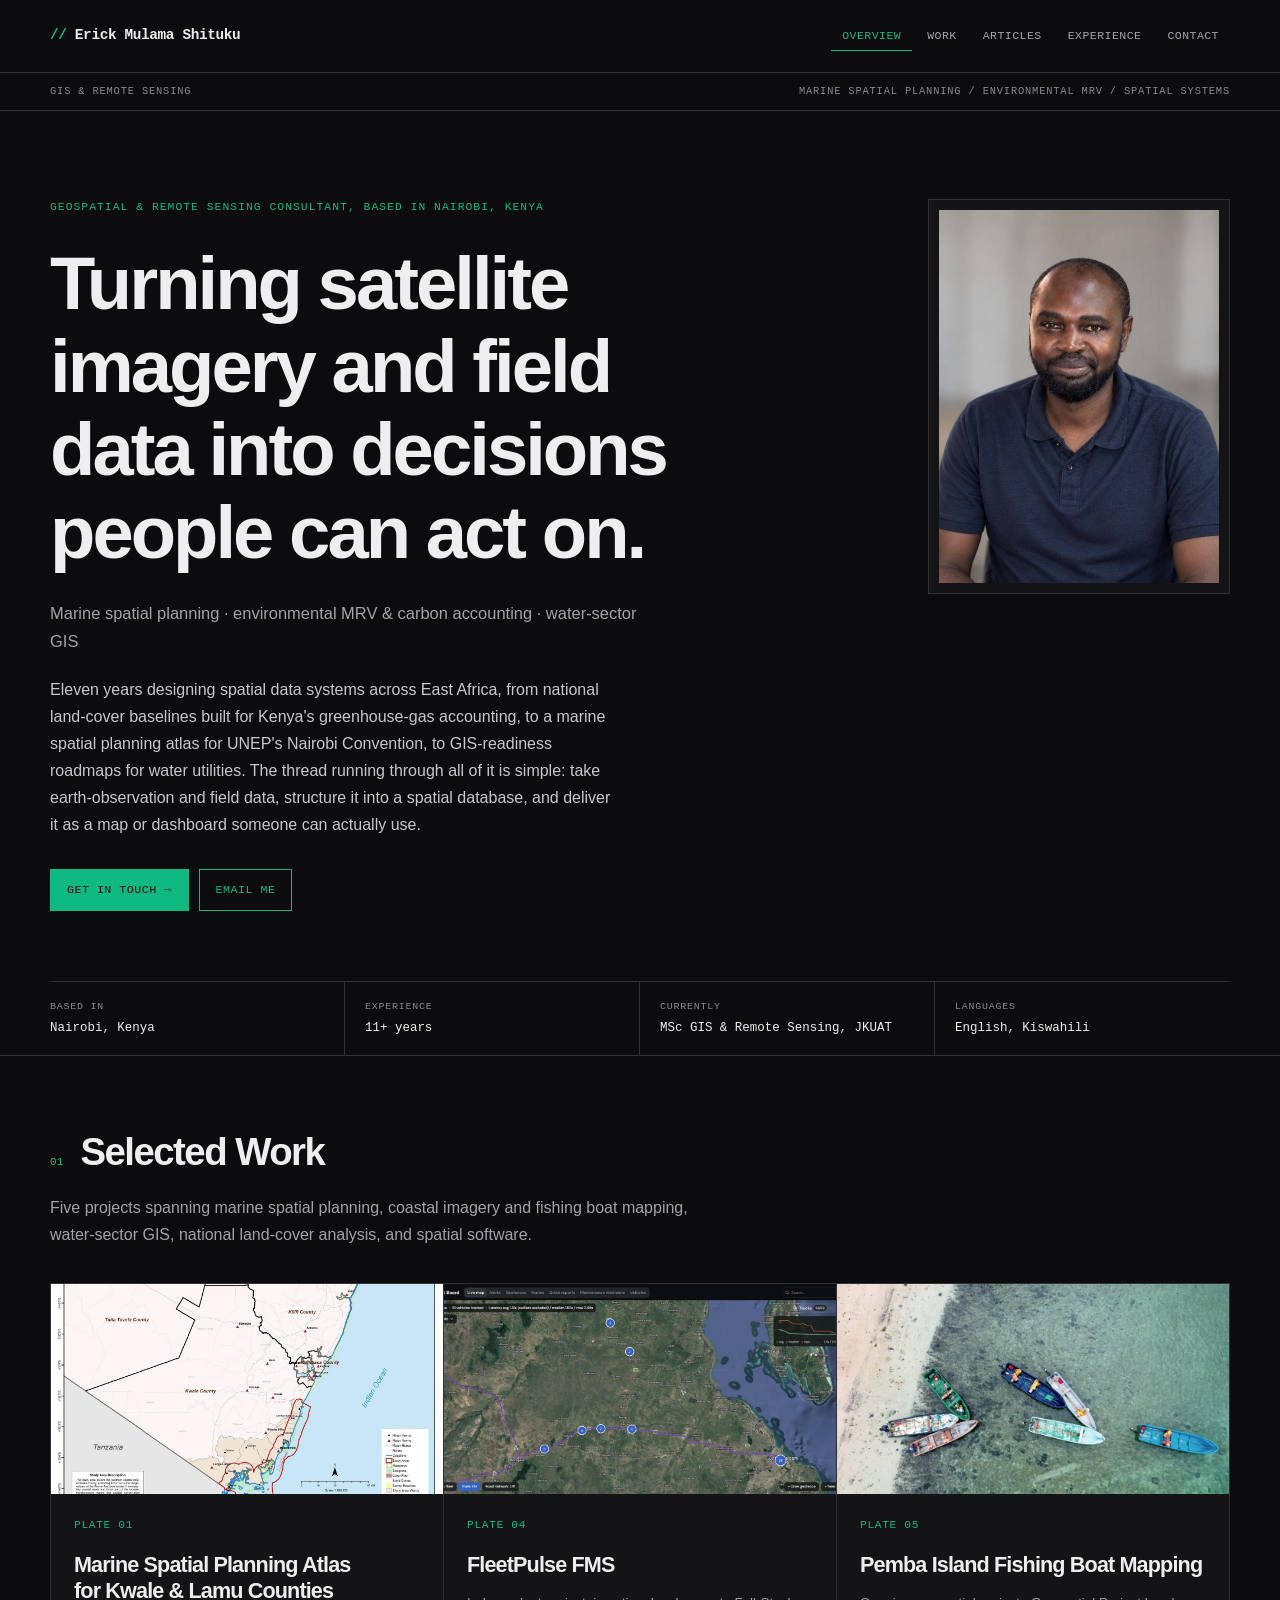
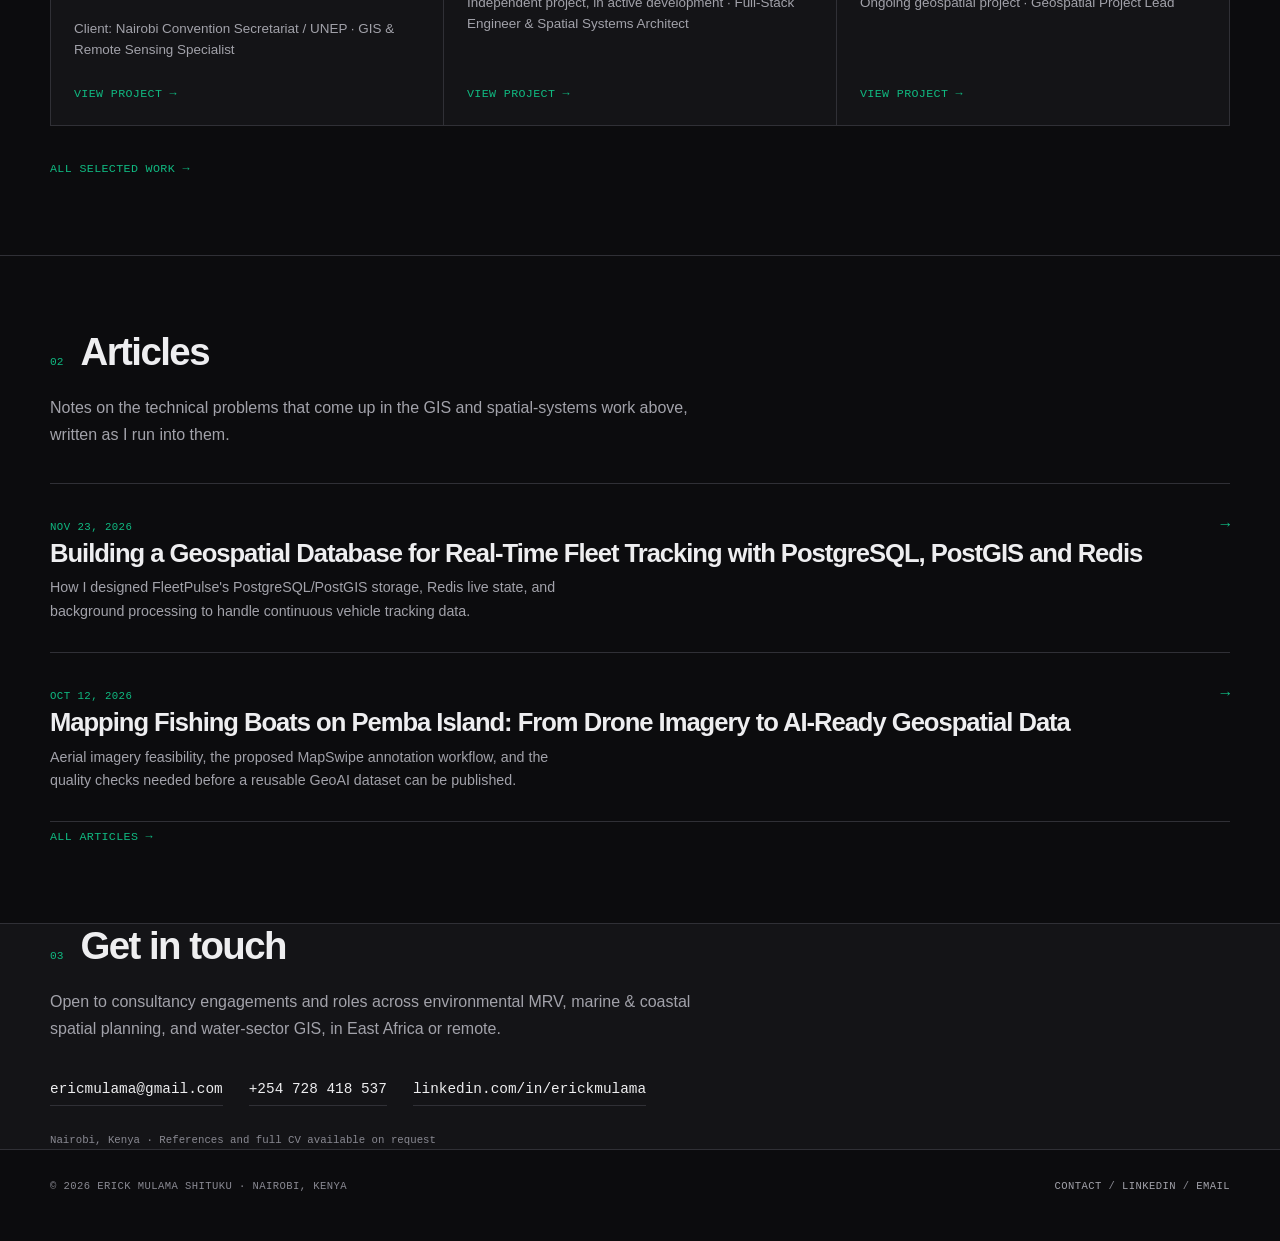
<file: index.html>
<!doctype html>
<html lang="en">
<head>
<meta charset="utf-8">
<meta name="viewport" content="width=device-width, initial-scale=1">
<meta name="theme-color" content="#0c0c0e">
<meta name="description" content="GIS and remote sensing consulting portfolio of Erick Mulama Shituku.">
<meta name="author" content="Erick Mulama Shituku">
<title>Geospatial & Remote Sensing Consultant — Erick Mulama Shituku</title>
<link rel="stylesheet" href="site.css">
</head>
<body class="page page-overview">
<nav class="site-nav" aria-label="Main navigation"><div class="wrap nav-inner"><a class="brand" href="index.html">Erick Mulama Shituku</a><div class="navlinks"><a href="index.html" aria-current="page">Overview</a><a href="work.html">Work</a><a href="writing.html">Articles</a><a href="about.html">Experience</a><a href="index.html#contact">Contact</a></div></div></nav>
<div class="data-strip" aria-label="Areas of practice"><div class="wrap"><span>GIS &amp; Remote Sensing</span><span>Marine Spatial Planning / Environmental MRV / Spatial Systems</span></div></div>
<main>
<header class="hero">
  <div class="wrap">
    <div class="hero-inner">
      <div class="hero-text">
        <span class="eyebrow">Geospatial &amp; Remote Sensing Consultant, based in Nairobi, Kenya</span>
        <h1>Turning satellite imagery and field data into decisions people can act on.</h1>
        <p class="role">Marine spatial planning · environmental MRV &amp; carbon accounting · water-sector GIS</p>
        <p class="lede">Eleven years designing spatial data systems across East Africa, from national land-cover baselines built for Kenya's greenhouse-gas accounting, to a marine spatial planning atlas for UNEP's Nairobi Convention, to GIS-readiness roadmaps for water utilities. The thread running through all of it is simple: take earth-observation and field data, structure it into a spatial database, and deliver it as a map or dashboard someone can actually use.</p><div class="hero-actions"><a class="hero-contact" href="#contact">Get in touch →</a><a class="hero-email" href="mailto:ericmulama@gmail.com">Email me</a></div>
      </div>
      <div class="hero-photo">
        <img src="images/headshot.jpg" alt="Portrait of Erick Mulama Shituku">
      </div>
    </div>
    <div class="stamp">
      <div><span class="k">Based in</span>Nairobi, Kenya</div>
      <div><span class="k">Experience</span>11+ years</div>
      <div><span class="k">Currently</span>MSc GIS &amp; Remote Sensing, JKUAT</div>
      <div><span class="k">Languages</span>English, Kiswahili</div>
    </div>
  </div>
</header><section id="work"><div class="wrap"><div class="sec-head"><span class="sec-num">01</span><h2>Selected Work</h2></div><p class="sec-intro">Five projects spanning marine spatial planning, coastal imagery and fishing boat mapping, water-sector GIS, national land-cover analysis, and spatial software.</p><div class="home-grid"><a class="feature-card" href="work.html#marine-atlas"><img src="images/kwale-study-area.jpg" alt="" loading="lazy"><div class="feature-card-content"><span class="route-label">Plate 01</span><h3>Marine Spatial Planning Atlas for Kwale &amp; Lamu Counties</h3><div class="plate-client">Client: Nairobi Convention Secretariat / UNEP · GIS &amp; Remote Sensing Specialist</div><span class="text-link">View project →</span></div></a><a class="feature-card" href="work.html#fleetpulse"><img src="images/fleetpulse-live-map.jpg" alt="" loading="lazy"><div class="feature-card-content"><span class="route-label">Plate 04</span><h3>FleetPulse FMS</h3><div class="plate-client">Independent project, in active development · Full-Stack Engineer &amp; Spatial Systems Architect</div><span class="text-link">View project →</span></div></a><a class="feature-card" href="work.html#pemba"><img src="images/pemba-article-15.jpg" alt="" loading="lazy"><div class="feature-card-content"><span class="route-label">Plate 05</span><h3>Pemba Island Fishing Boat Mapping</h3><div class="plate-client">Ongoing geospatial project · Geospatial Project Lead</div><span class="text-link">View project →</span></div></a></div><a class="section-link" href="work.html">All selected work →</a></div></section><section id="articles"><div class="wrap"><div class="sec-head"><span class="sec-num">02</span><h2>Articles</h2></div><p class="sec-intro">Notes on the technical problems that come up in the GIS and spatial-systems work above, written as I run into them.</p><div class="article-list"><a class="article-card" href="articles/building-geospatial-database-fleet-telematics.html"><div class="article-card-main"><span class="article-card-date">Nov 23, 2026</span><h3 class="article-card-title">Building a Geospatial Database for Real-Time Fleet Tracking with PostgreSQL, PostGIS and Redis</h3><p class="article-card-excerpt">How I designed FleetPulse's PostgreSQL/PostGIS storage, Redis live state, and background processing to handle continuous vehicle tracking data.</p></div><span class="article-card-arrow">&rarr;</span></a><a class="article-card" href="articles/mapping-fishing-boats-pemba-island.html">
        <div class="article-card-main">
          <span class="article-card-date">Oct 12, 2026</span>
          <h3 class="article-card-title">Mapping Fishing Boats on Pemba Island: From Drone Imagery to AI-Ready Geospatial Data</h3>
          <p class="article-card-excerpt">Aerial imagery feasibility, the proposed MapSwipe annotation workflow, and the quality checks needed before a reusable GeoAI dataset can be published.</p>
        </div>
        <span class="article-card-arrow">&rarr;</span>
      </a></div><a class="section-link" href="writing.html">All articles →</a></div></section><footer id="contact">
  <div class="wrap">
    <div class="sec-head"><span class="sec-num mono">03</span><h2>Get in touch</h2></div>
    <p class="sec-intro">Open to consultancy engagements and roles across environmental MRV, marine &amp; coastal spatial planning, and water-sector GIS, in East Africa or remote.</p>
    <div class="contact-grid">
      <a href="mailto:ericmulama@gmail.com">ericmulama@gmail.com</a>
      <a href="tel:+254728418537">+254 728 418 537</a>
      <a href="https://www.linkedin.com/in/erickmulama" target="_blank" rel="noopener">linkedin.com/in/erickmulama</a>
    </div>
    <div class="fine">Nairobi, Kenya · References and full CV available on request</div>
  </div>
</footer>
</main>
<footer class="site-footer"><div class="wrap"><span>© 2026 Erick Mulama Shituku · Nairobi, Kenya</span><span><a href="index.html#contact">Contact</a> / <a href="https://www.linkedin.com/in/erickmulama" rel="noopener">LinkedIn</a> / <a href="mailto:ericmulama@gmail.com">Email</a></span></div></footer><script data-goatcounter="https://ericmulama.goatcounter.com/count" async src="//gc.zgo.at/count.js"></script>
</body>
</html>
</file>
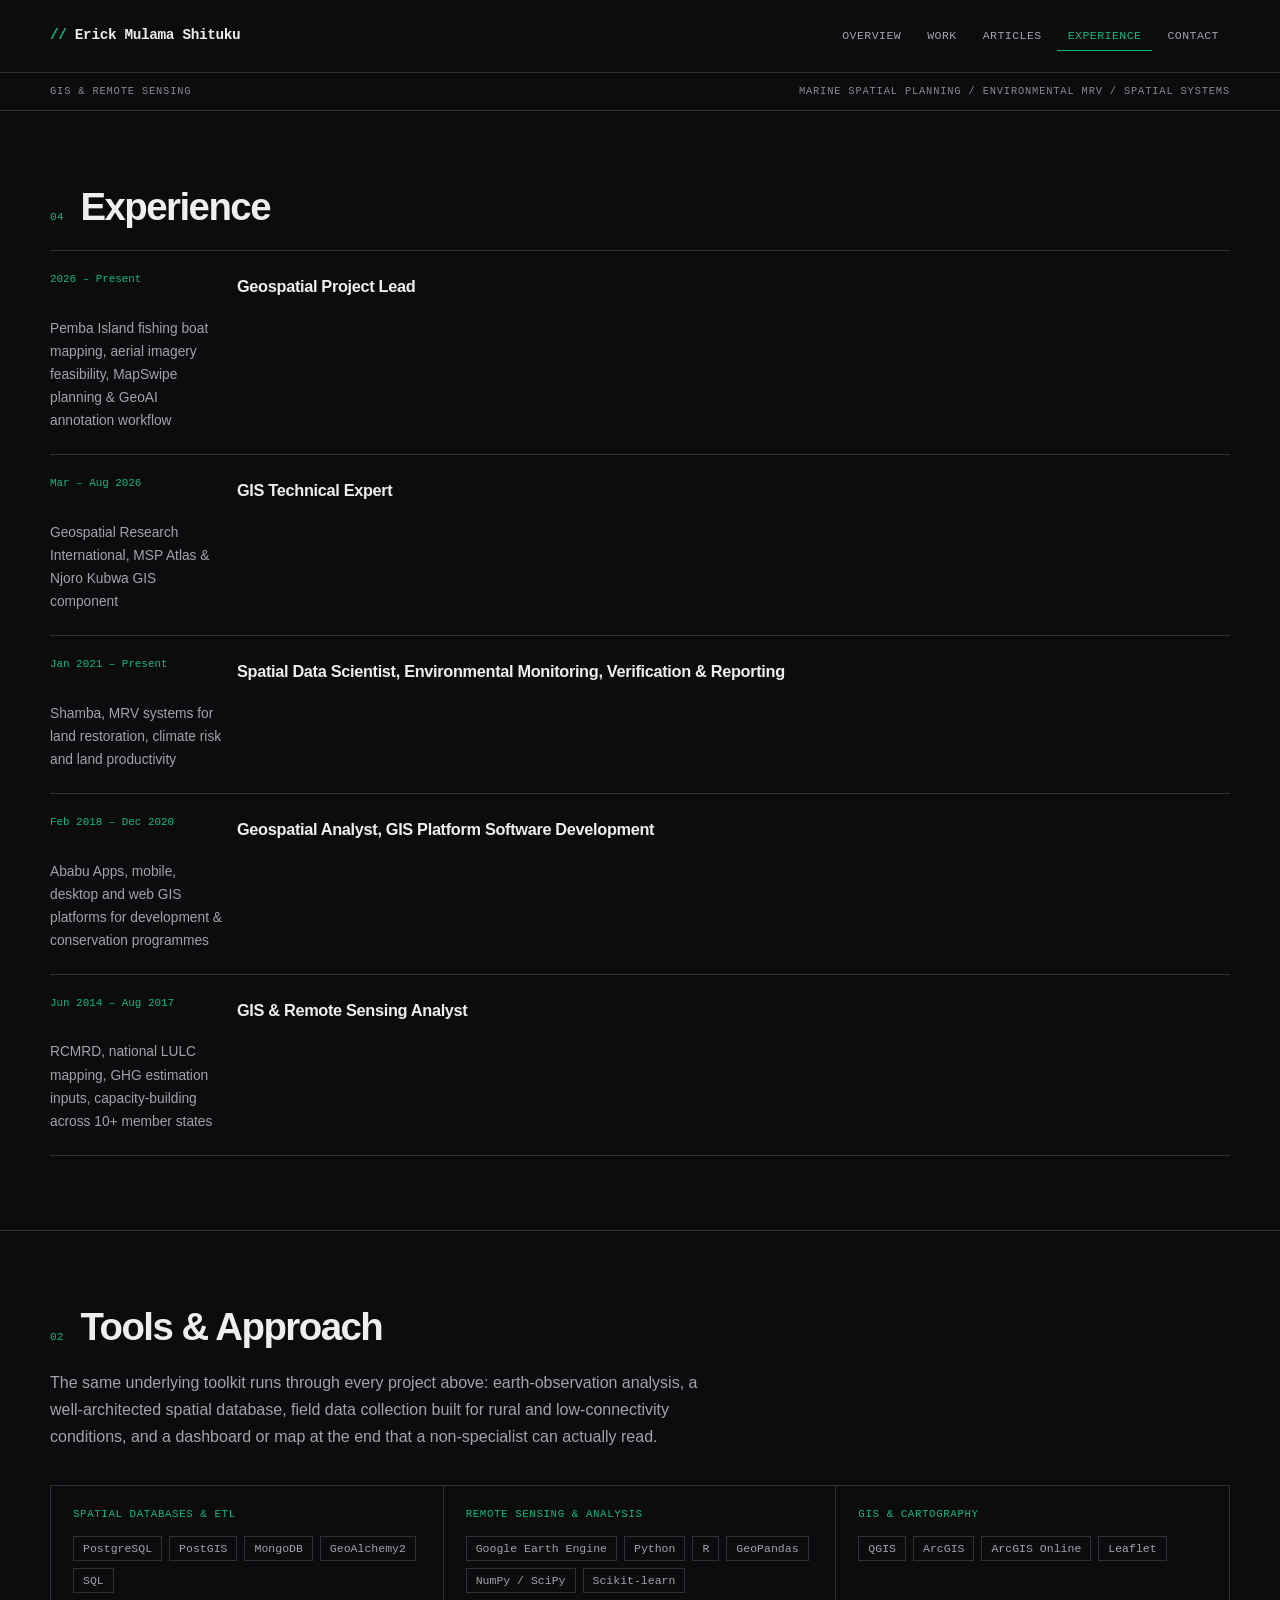
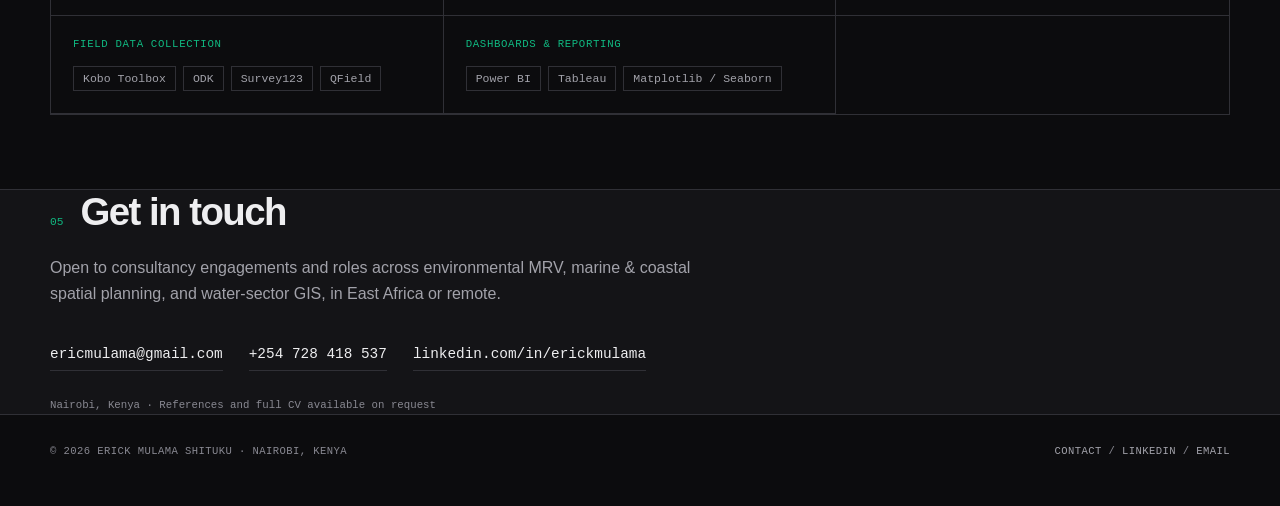
<file: about.html>
<!doctype html>
<html lang="en">
<head>
<meta charset="utf-8">
<meta name="viewport" content="width=device-width, initial-scale=1">
<meta name="theme-color" content="#0c0c0e">
<meta name="description" content="Approach, tools, experience and contact details for Erick Mulama Shituku.">
<meta name="author" content="Erick Mulama Shituku">
<title>Experience & Approach — Erick Mulama Shituku</title>
<link rel="stylesheet" href="site.css">
</head>
<body class="page page-experience">
<nav class="site-nav" aria-label="Main navigation"><div class="wrap nav-inner"><a class="brand" href="index.html">Erick Mulama Shituku</a><div class="navlinks"><a href="index.html">Overview</a><a href="work.html">Work</a><a href="writing.html">Articles</a><a href="about.html" aria-current="page">Experience</a><a href="index.html#contact">Contact</a></div></div></nav>
<div class="data-strip" aria-label="Areas of practice"><div class="wrap"><span>GIS &amp; Remote Sensing</span><span>Marine Spatial Planning / Environmental MRV / Spatial Systems</span></div></div>
<main>
<section id="experience">
  <div class="wrap">
    <div class="sec-head"><span class="sec-num mono">04</span><h2>Experience</h2></div>
    <div class="tl">
      <div class="tl-item">
        <span class="yr mono">2026 – Present</span>
        <h4>Geospatial Project Lead</h4>
        <div class="org">Pemba Island fishing boat mapping, aerial imagery feasibility, MapSwipe planning &amp; GeoAI annotation workflow</div>
      </div>
      <div class="tl-item">
        <span class="yr mono">Mar – Aug 2026</span>
        <h4>GIS Technical Expert</h4>
        <div class="org">Geospatial Research International, MSP Atlas &amp; Njoro Kubwa GIS component</div>
      </div>
      <div class="tl-item">
        <span class="yr mono">Jan 2021 – Present</span>
        <h4>Spatial Data Scientist, Environmental Monitoring, Verification &amp; Reporting</h4>
        <div class="org">Shamba, MRV systems for land restoration, climate risk and land productivity</div>
      </div>
      <div class="tl-item">
        <span class="yr mono">Feb 2018 – Dec 2020</span>
        <h4>Geospatial Analyst, GIS Platform Software Development</h4>
        <div class="org">Ababu Apps, mobile, desktop and web GIS platforms for development &amp; conservation programmes</div>
      </div>
      <div class="tl-item">
        <span class="yr mono">Jun 2014 – Aug 2017</span>
        <h4>GIS &amp; Remote Sensing Analyst</h4>
        <div class="org">RCMRD, national LULC mapping, GHG estimation inputs, capacity-building across 10+ member states</div>
      </div>
    </div>
  </div>
</section><section id="approach">
  <div class="wrap">
    <div class="sec-head"><span class="sec-num mono">02</span><h2>Tools &amp; Approach</h2></div>
    <p class="sec-intro">The same underlying toolkit runs through every project above: earth-observation analysis, a well-architected spatial database, field data collection built for rural and low-connectivity conditions, and a dashboard or map at the end that a non-specialist can actually read.</p>
    <div class="tool-groups">
      <div class="tool-group">
        <h4>Spatial Databases &amp; ETL</h4>
        <div class="tool-list"><span>PostgreSQL</span><span>PostGIS</span><span>MongoDB</span><span>GeoAlchemy2</span><span>SQL</span></div>
      </div>
      <div class="tool-group">
        <h4>Remote Sensing &amp; Analysis</h4>
        <div class="tool-list"><span>Google Earth Engine</span><span>Python</span><span>R</span><span>GeoPandas</span><span>NumPy / SciPy</span><span>Scikit-learn</span></div>
      </div>
      <div class="tool-group">
        <h4>GIS &amp; Cartography</h4>
        <div class="tool-list"><span>QGIS</span><span>ArcGIS</span><span>ArcGIS Online</span><span>Leaflet</span></div>
      </div>
      <div class="tool-group">
        <h4>Field Data Collection</h4>
        <div class="tool-list"><span>Kobo Toolbox</span><span>ODK</span><span>Survey123</span><span>QField</span></div>
      </div>
      <div class="tool-group">
        <h4>Dashboards &amp; Reporting</h4>
        <div class="tool-list"><span>Power BI</span><span>Tableau</span><span>Matplotlib / Seaborn</span></div>
      </div>
    </div>
  </div>
</section><footer id="contact">
  <div class="wrap">
    <div class="sec-head"><span class="sec-num mono">05</span><h2>Get in touch</h2></div>
    <p class="sec-intro">Open to consultancy engagements and roles across environmental MRV, marine &amp; coastal spatial planning, and water-sector GIS, in East Africa or remote.</p>
    <div class="contact-grid">
      <a href="mailto:ericmulama@gmail.com">ericmulama@gmail.com</a>
      <a href="tel:+254728418537">+254 728 418 537</a>
      <a href="https://www.linkedin.com/in/erickmulama" target="_blank" rel="noopener">linkedin.com/in/erickmulama</a>
    </div>
    <div class="fine">Nairobi, Kenya · References and full CV available on request</div>
  </div>
</footer>
</main>
<footer class="site-footer"><div class="wrap"><span>© 2026 Erick Mulama Shituku · Nairobi, Kenya</span><span><a href="index.html#contact">Contact</a> / <a href="https://www.linkedin.com/in/erickmulama" rel="noopener">LinkedIn</a> / <a href="mailto:ericmulama@gmail.com">Email</a></span></div></footer><script data-goatcounter="https://ericmulama.goatcounter.com/count" async src="//gc.zgo.at/count.js"></script>
</body>
</html>
</file>
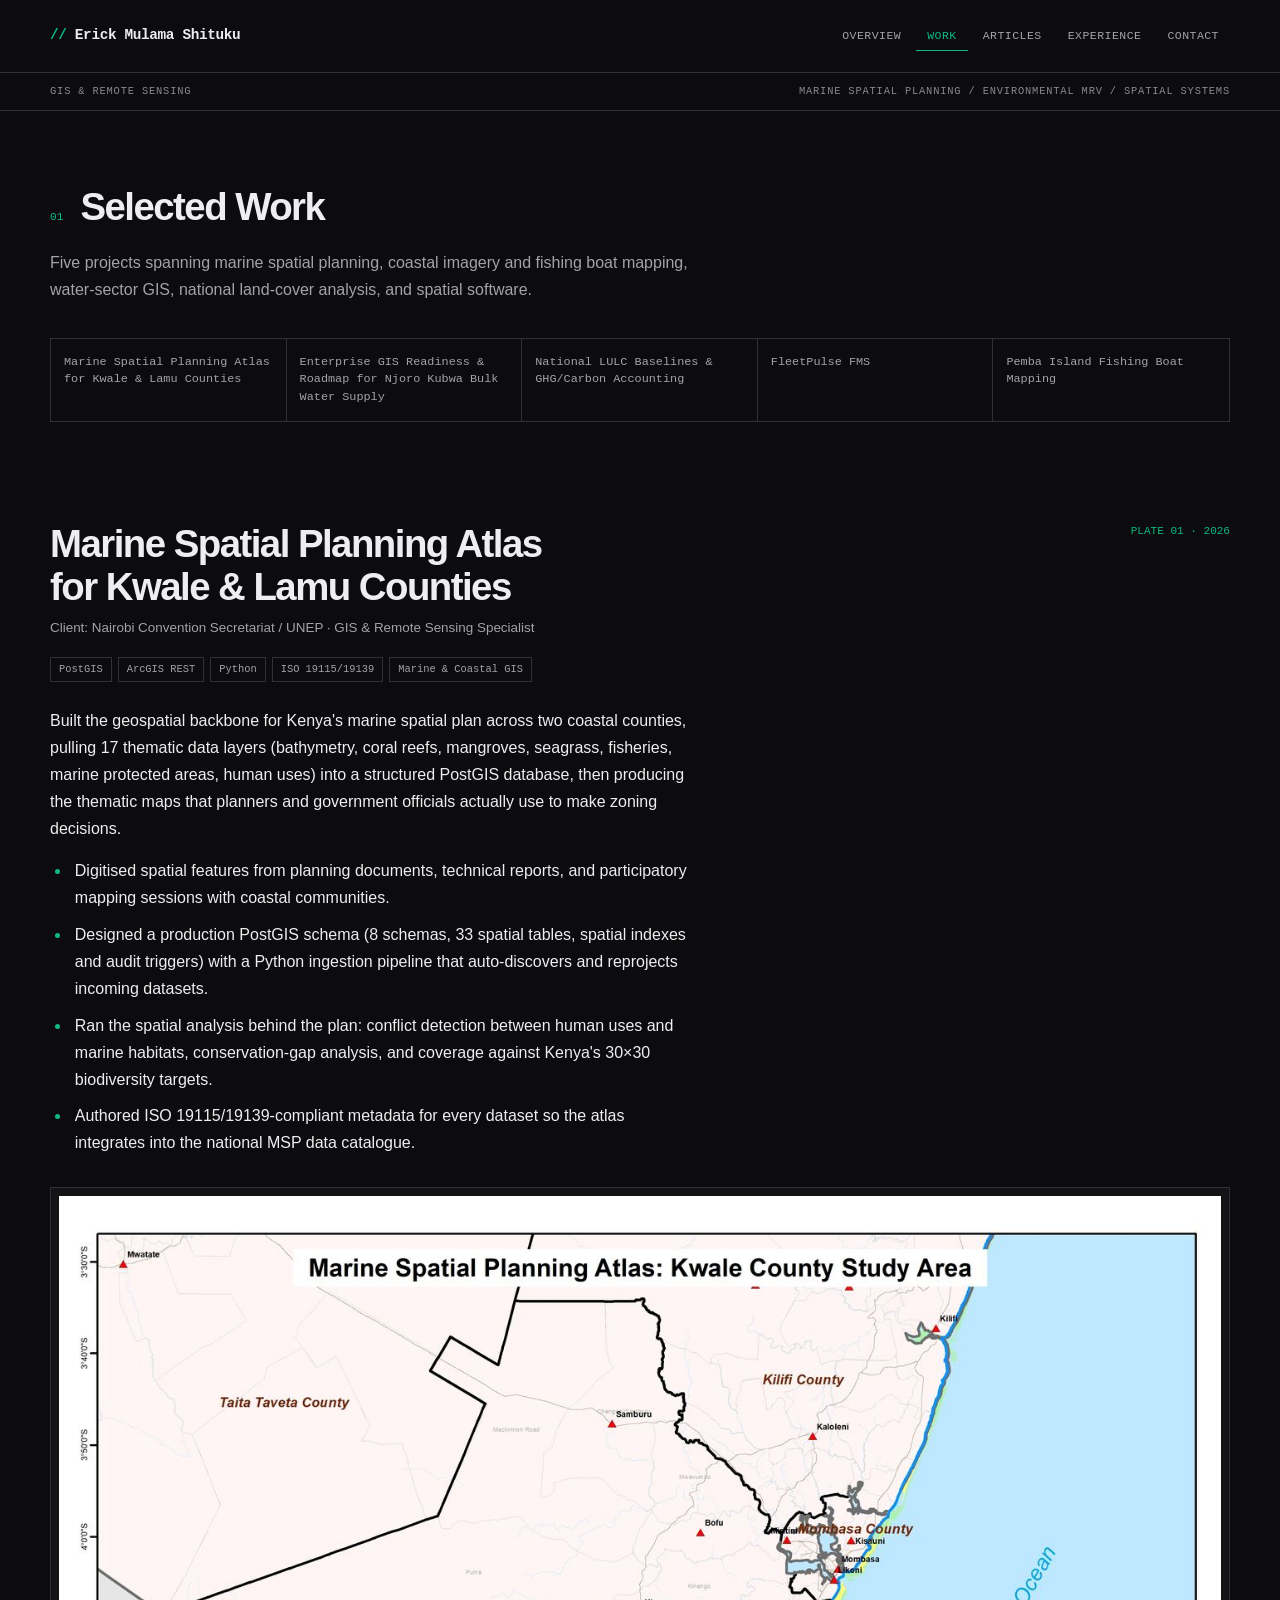
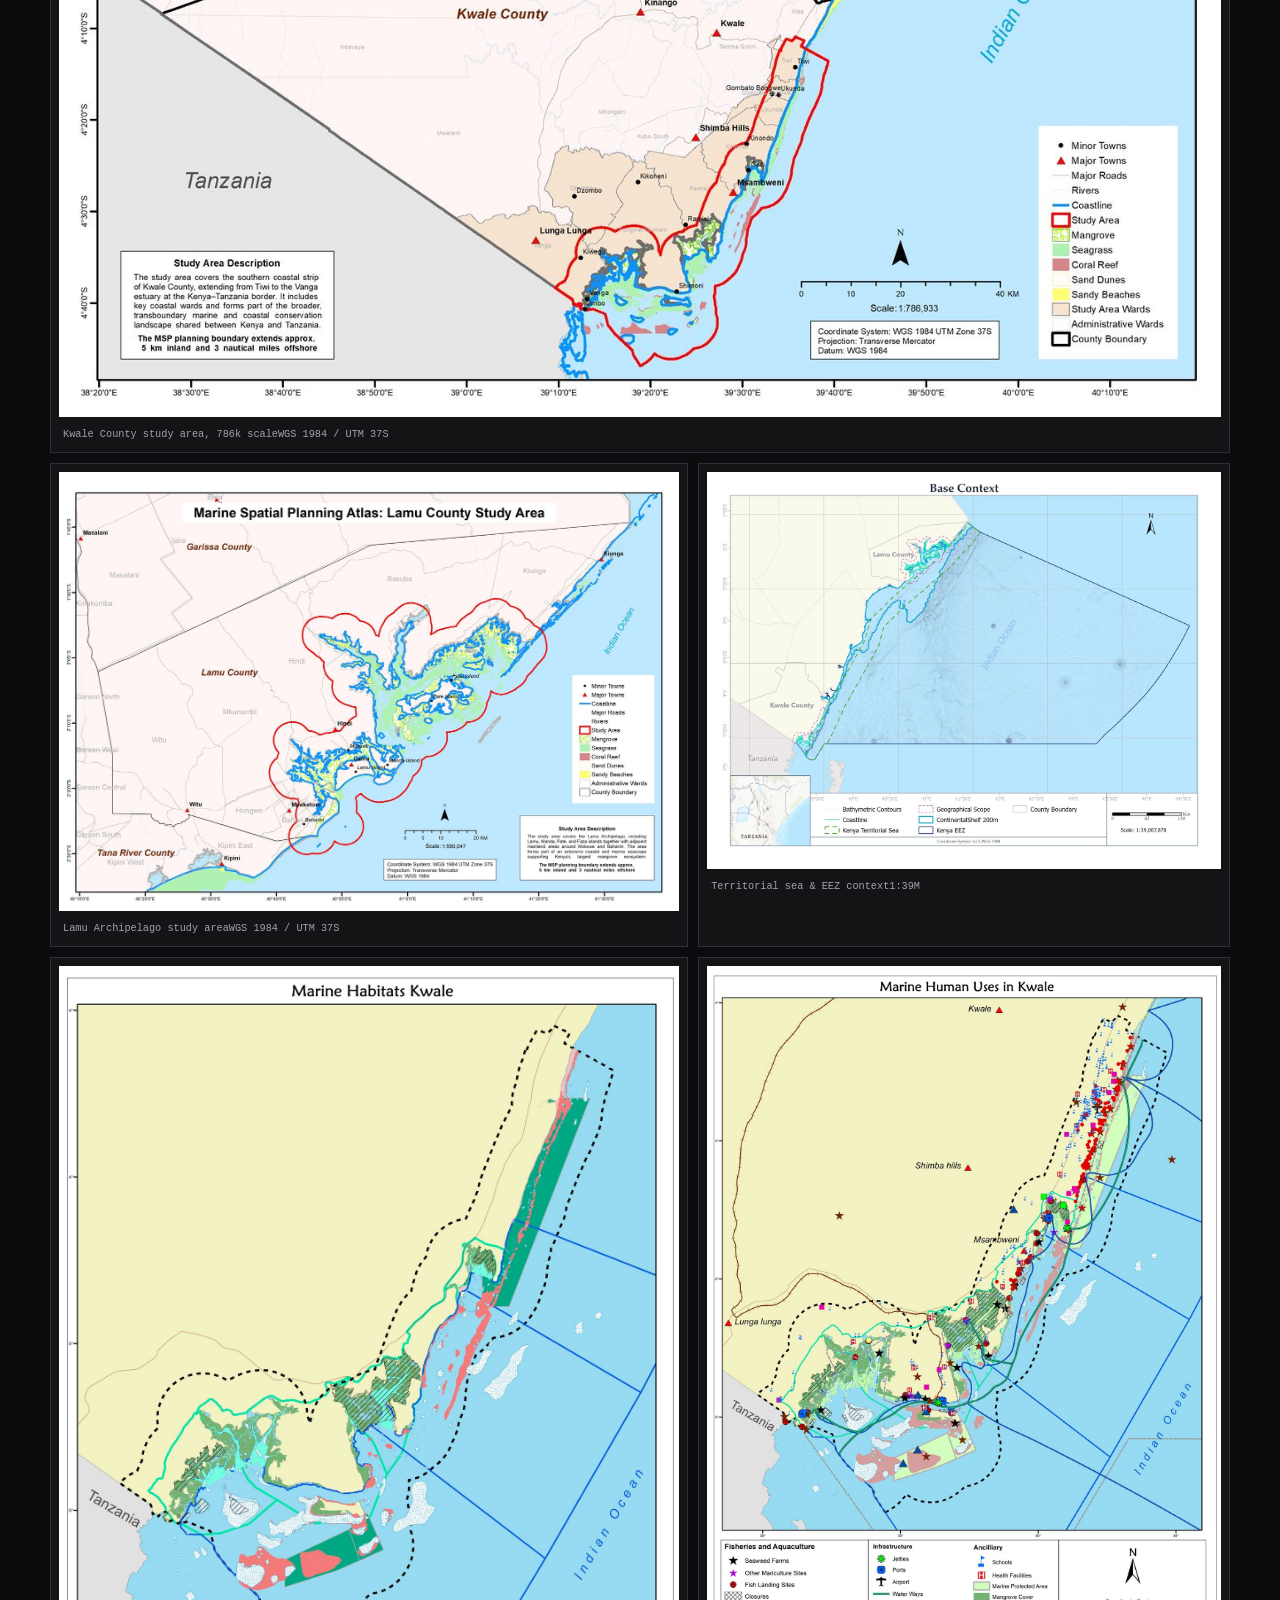
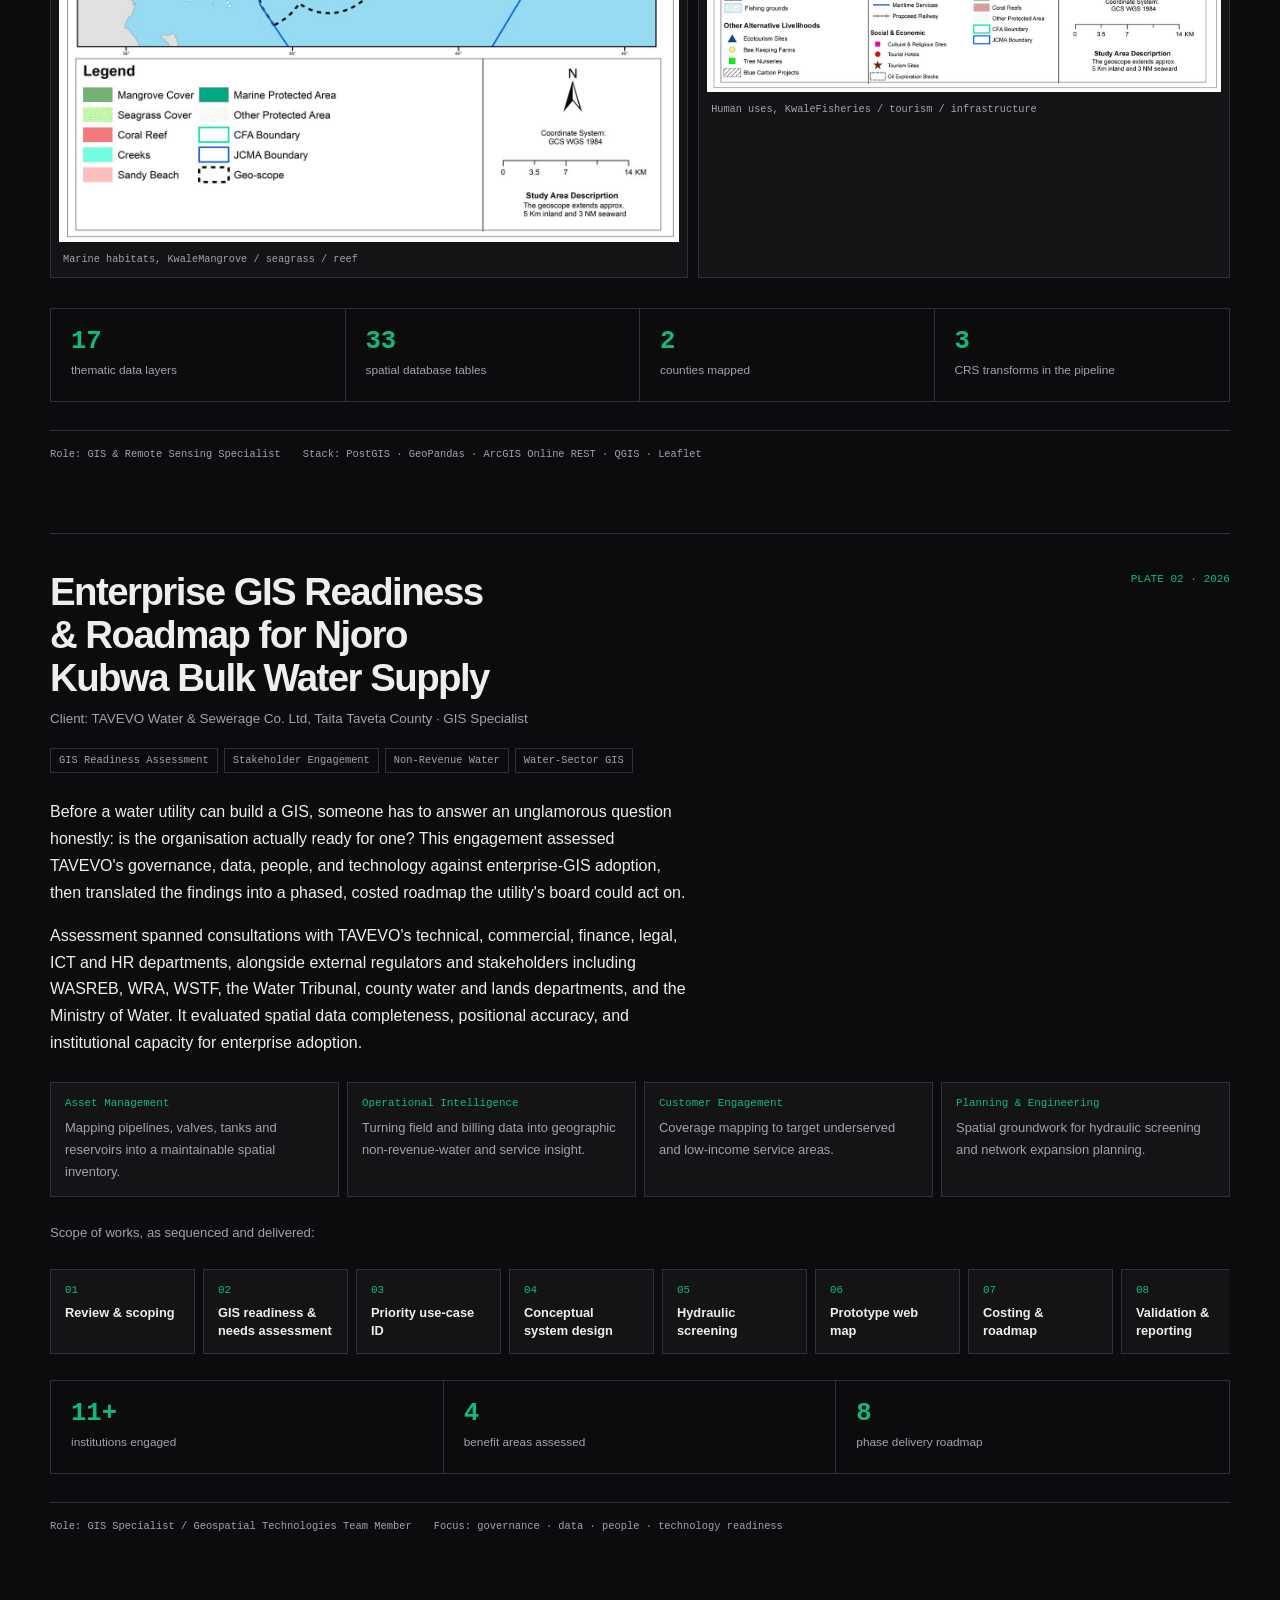
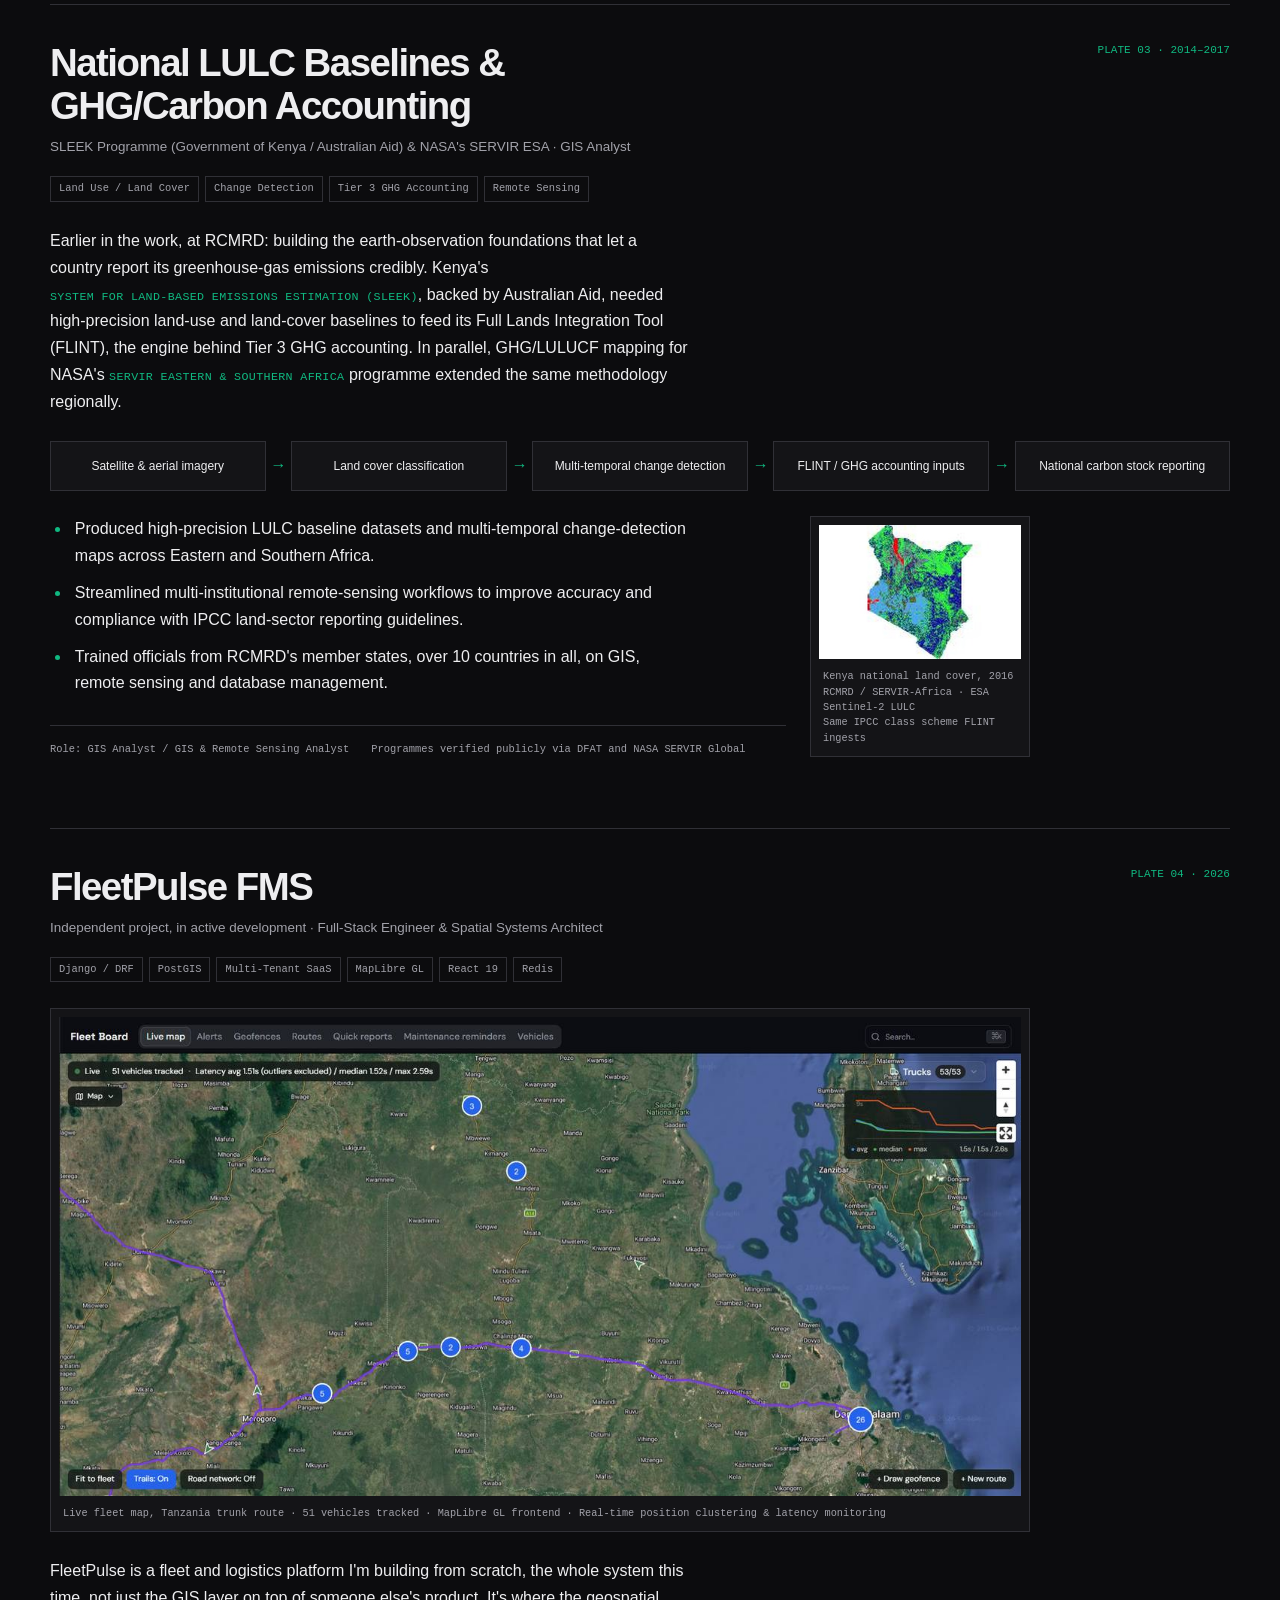
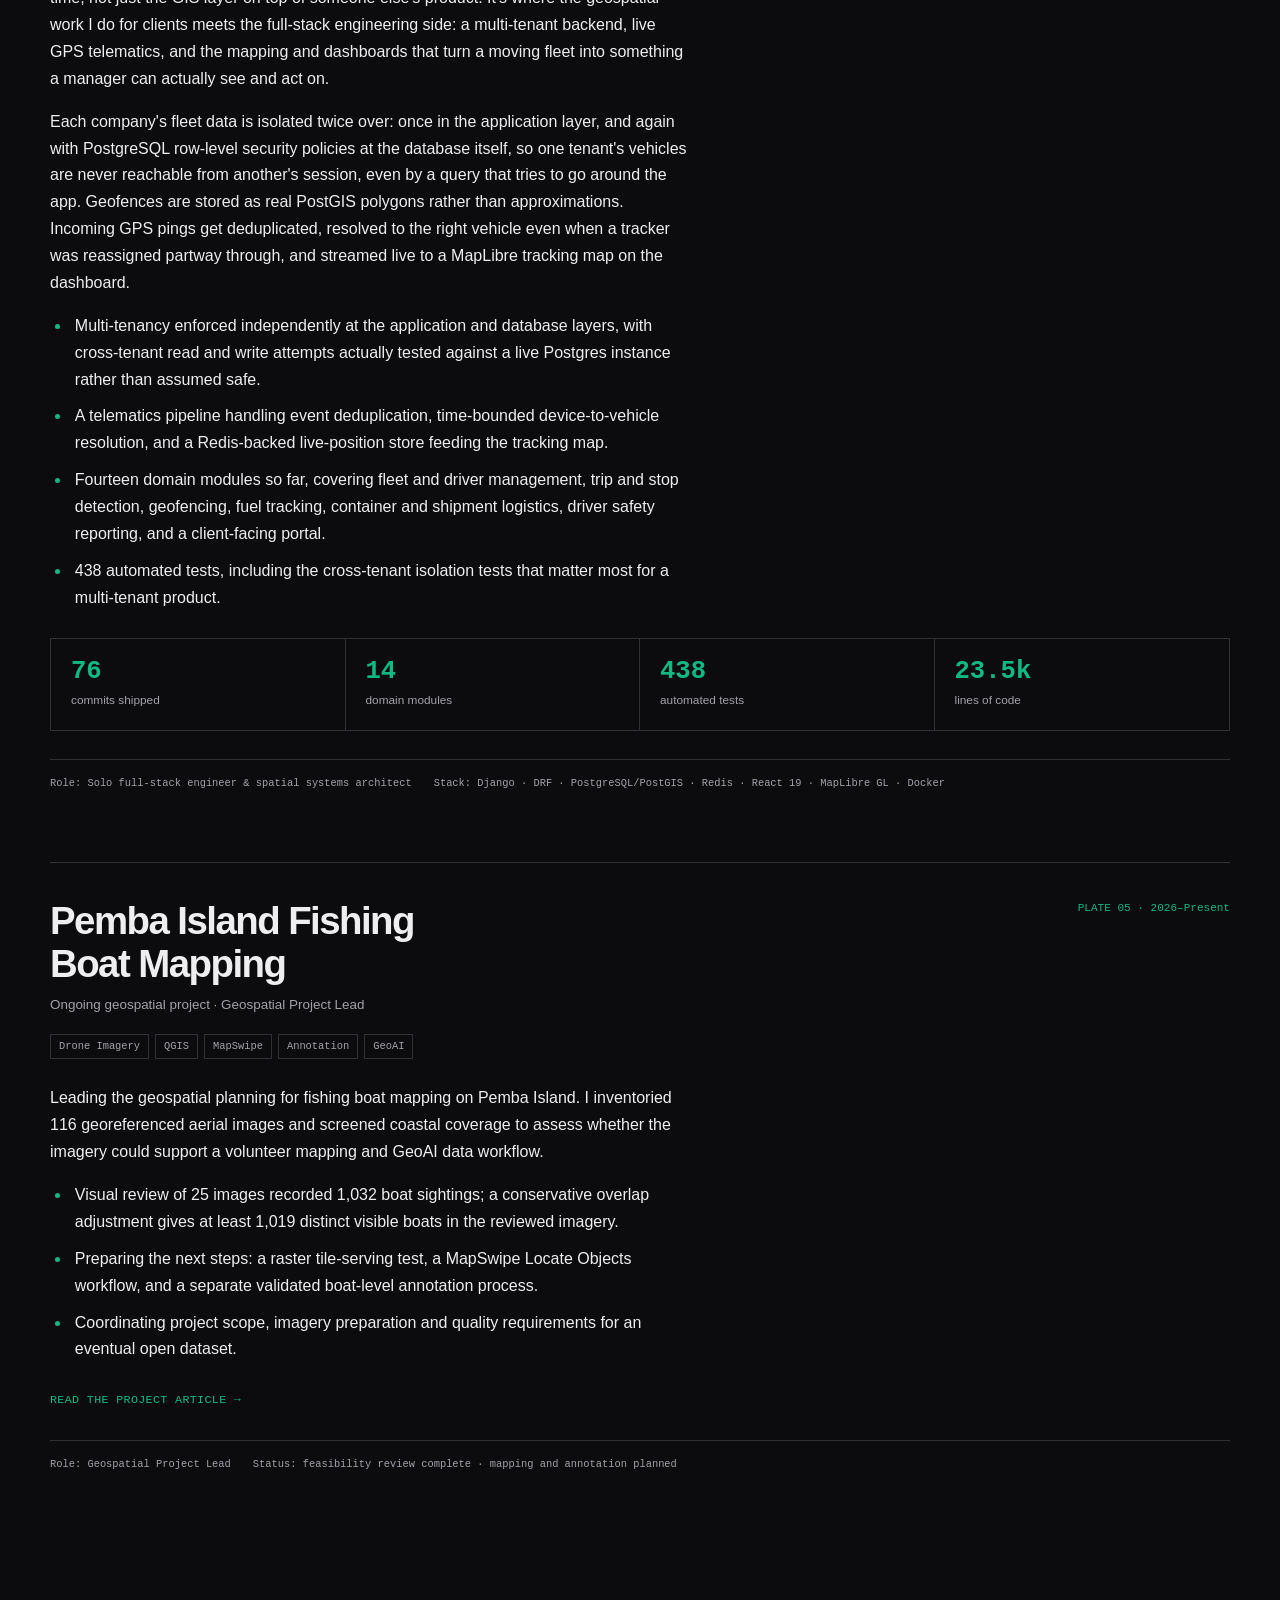
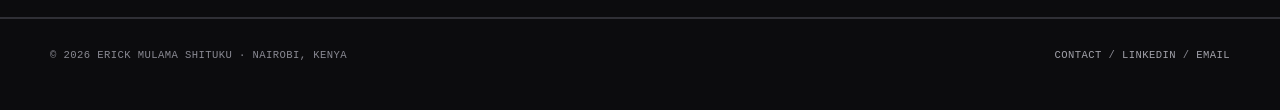
<file: work.html>
<!doctype html>
<html lang="en">
<head>
<meta charset="utf-8">
<meta name="viewport" content="width=device-width, initial-scale=1">
<meta name="theme-color" content="#0c0c0e">
<meta name="description" content="Selected marine, environmental, water-sector and spatial-systems work.">
<meta name="author" content="Erick Mulama Shituku">
<title>Selected Work — Erick Mulama Shituku</title>
<link rel="stylesheet" href="site.css">
</head>
<body class="page page-work">
<nav class="site-nav" aria-label="Main navigation"><div class="wrap nav-inner"><a class="brand" href="index.html">Erick Mulama Shituku</a><div class="navlinks"><a href="index.html">Overview</a><a href="work.html" aria-current="page">Work</a><a href="writing.html">Articles</a><a href="about.html">Experience</a><a href="index.html#contact">Contact</a></div></div></nav>
<div class="data-strip" aria-label="Areas of practice"><div class="wrap"><span>GIS &amp; Remote Sensing</span><span>Marine Spatial Planning / Environmental MRV / Spatial Systems</span></div></div>
<main>
<section id="work">
  <div class="wrap">
    <div class="sec-head"><span class="sec-num mono">01</span><h2>Selected Work</h2></div>
    <p class="sec-intro">Five projects spanning marine spatial planning, coastal imagery and fishing boat mapping, water-sector GIS, national land-cover analysis, and spatial software.</p><nav class="project-index" aria-label="Project index"><a href="#marine-atlas">Marine Spatial Planning Atlas for Kwale &amp; Lamu Counties</a><a href="#water-gis">Enterprise GIS Readiness &amp; Roadmap for Njoro Kubwa Bulk Water Supply</a><a href="#land-cover">National LULC Baselines &amp; GHG/Carbon Accounting</a><a href="#fleetpulse">FleetPulse FMS</a><a href="#pemba">Pemba Island Fishing Boat Mapping</a></nav>

    <!-- PLATE 01 -->
    <article class="plate" id="marine-atlas">
      <div class="plate-head">
        <div class="plate-title">
          <h3>Marine Spatial Planning Atlas for Kwale &amp; Lamu Counties</h3>
          <div class="plate-client">Client: Nairobi Convention Secretariat / UNEP · GIS &amp; Remote Sensing Specialist</div>
        </div>
        <div class="plate-num mono">PLATE&nbsp;01 · 2026</div>
      </div>
      <div class="tags">
        <span class="tag">PostGIS</span><span class="tag">ArcGIS REST</span><span class="tag">Python</span>
        <span class="tag">ISO 19115/19139</span><span class="tag">Marine &amp; Coastal GIS</span>
      </div>
      <div class="plate-body">
        <p>Built the geospatial backbone for Kenya's marine spatial plan across two coastal counties, pulling 17 thematic data layers (bathymetry, coral reefs, mangroves, seagrass, fisheries, marine protected areas, human uses) into a structured PostGIS database, then producing the thematic maps that planners and government officials actually use to make zoning decisions.</p>
        <ul>
          <li>Digitised spatial features from planning documents, technical reports, and participatory mapping sessions with coastal communities.</li>
          <li>Designed a production PostGIS schema (8 schemas, 33 spatial tables, spatial indexes and audit triggers) with a Python ingestion pipeline that auto-discovers and reprojects incoming datasets.</li>
          <li>Ran the spatial analysis behind the plan: conflict detection between human uses and marine habitats, conservation-gap analysis, and coverage against Kenya's 30×30 biodiversity targets.</li>
          <li>Authored ISO 19115/19139-compliant metadata for every dataset so the atlas integrates into the national MSP data catalogue.</li>
        </ul>
      </div>

      <div class="gallery">
        <figure class="span2">
          <img src="images/kwale-study-area.jpg" alt="Kwale County study area map showing the MSP planning boundary, coastline, mangroves, seagrass and coral reef along the southern coast">
          <figcaption><span>Kwale County study area, 786k scale</span><span>WGS 1984 / UTM 37S</span></figcaption>
        </figure>
        <figure>
          <img src="images/lamu-study-area.jpg" alt="Lamu County study area map showing the Lamu Archipelago and its mangrove ecosystem">
          <figcaption><span>Lamu Archipelago study area</span><span>WGS 1984 / UTM 37S</span></figcaption>
        </figure>
        <figure>
          <img src="images/base-context.jpg" alt="Base context map showing Kenya's territorial sea and exclusive economic zone along the Kwale-Lamu coast">
          <figcaption><span>Territorial sea &amp; EEZ context</span><span>1:39M</span></figcaption>
        </figure>
        <figure>
          <img src="images/marine-habitats-kwale.jpg" alt="Marine habitats map of Kwale showing mangrove cover, seagrass, coral reef and marine protected areas">
          <figcaption><span>Marine habitats, Kwale</span><span>Mangrove / seagrass / reef</span></figcaption>
        </figure>
        <figure>
          <img src="images/kwale-human-uses.jpg" alt="Marine human uses map of Kwale showing fisheries, tourism, infrastructure and cultural sites">
          <figcaption><span>Human uses, Kwale</span><span>Fisheries / tourism / infrastructure</span></figcaption>
        </figure>
      </div>

      <div class="metrics">
        <div><span class="num">17</span><span class="lab">thematic data layers</span></div>
        <div><span class="num">33</span><span class="lab">spatial database tables</span></div>
        <div><span class="num">2</span><span class="lab">counties mapped</span></div>
        <div><span class="num">3</span><span class="lab">CRS transforms in the pipeline</span></div>
      </div>
      <div class="plate-foot">
        <span>Role: GIS &amp; Remote Sensing Specialist</span>
        <span>Stack: PostGIS · GeoPandas · ArcGIS Online REST · QGIS · Leaflet</span>
      </div>
    </article>

    <!-- PLATE 02 -->
    <article class="plate" id="water-gis">
      <div class="plate-head">
        <div class="plate-title">
          <h3>Enterprise GIS Readiness &amp; Roadmap for Njoro Kubwa Bulk Water Supply</h3>
          <div class="plate-client">Client: TAVEVO Water &amp; Sewerage Co. Ltd, Taita Taveta County · GIS Specialist</div>
        </div>
        <div class="plate-num mono">PLATE&nbsp;02 · 2026</div>
      </div>
      <div class="tags">
        <span class="tag">GIS Readiness Assessment</span><span class="tag">Stakeholder Engagement</span>
        <span class="tag">Non-Revenue Water</span><span class="tag">Water-Sector GIS</span>
      </div>
      <div class="plate-body">
        <p>Before a water utility can build a GIS, someone has to answer an unglamorous question honestly: is the organisation actually ready for one? This engagement assessed TAVEVO's governance, data, people, and technology against enterprise-GIS adoption, then translated the findings into a phased, costed roadmap the utility's board could act on.</p>
        <p>Assessment spanned consultations with TAVEVO's technical, commercial, finance, legal, ICT and HR departments, alongside external regulators and stakeholders including WASREB, WRA, WSTF, the Water Tribunal, county water and lands departments, and the Ministry of Water. It evaluated spatial data completeness, positional accuracy, and institutional capacity for enterprise adoption.</p>
      </div>

      <div class="pillars">
        <div class="pillar"><span class="k">Asset Management</span><p>Mapping pipelines, valves, tanks and reservoirs into a maintainable spatial inventory.</p></div>
        <div class="pillar"><span class="k">Operational Intelligence</span><p>Turning field and billing data into geographic non-revenue-water and service insight.</p></div>
        <div class="pillar"><span class="k">Customer Engagement</span><p>Coverage mapping to target underserved and low-income service areas.</p></div>
        <div class="pillar"><span class="k">Planning &amp; Engineering</span><p>Spatial groundwork for hydraulic screening and network expansion planning.</p></div>
      </div>

      <p style="font-size:0.82rem;color:var(--ink-soft);margin:22px 0 6px;">Scope of works, as sequenced and delivered:</p>
      <div class="flow">
        <div class="flow-step"><span class="n">01</span><h4>Review &amp; scoping</h4></div>
        <div class="flow-step"><span class="n">02</span><h4>GIS readiness &amp; needs assessment</h4></div>
        <div class="flow-step"><span class="n">03</span><h4>Priority use-case ID</h4></div>
        <div class="flow-step"><span class="n">04</span><h4>Conceptual system design</h4></div>
        <div class="flow-step"><span class="n">05</span><h4>Hydraulic screening</h4></div>
        <div class="flow-step"><span class="n">06</span><h4>Prototype web map</h4></div>
        <div class="flow-step"><span class="n">07</span><h4>Costing &amp; roadmap</h4></div>
        <div class="flow-step"><span class="n">08</span><h4>Validation &amp; reporting</h4></div>
      </div>

      <div class="metrics">
        <div><span class="num">11+</span><span class="lab">institutions engaged</span></div>
        <div><span class="num">4</span><span class="lab">benefit areas assessed</span></div>
        <div><span class="num">8</span><span class="lab">phase delivery roadmap</span></div>
      </div>
      <div class="plate-foot">
        <span>Role: GIS Specialist / Geospatial Technologies Team Member</span>
        <span>Focus: governance · data · people · technology readiness</span>
      </div>
    </article>

    <!-- PLATE 03 -->
    <article class="plate" id="land-cover">
      <div class="plate-head">
        <div class="plate-title">
          <h3>National LULC Baselines &amp; GHG/Carbon Accounting</h3>
          <div class="plate-client">SLEEK Programme (Government of Kenya / Australian Aid) &amp; NASA's SERVIR ESA · GIS Analyst</div>
        </div>
        <div class="plate-num mono">PLATE&nbsp;03 · 2014–2017</div>
      </div>
      <div class="tags">
        <span class="tag">Land Use / Land Cover</span><span class="tag">Change Detection</span>
        <span class="tag">Tier 3 GHG Accounting</span><span class="tag">Remote Sensing</span>
      </div>
      <div class="plate-body">
        <p>Earlier in the work, at RCMRD: building the earth-observation foundations that let a country report its greenhouse-gas emissions credibly. Kenya's <a href="https://www.dfat.gov.au/about-us/publications/Pages/kenya-system-land-based-emissions-estimation-mtr" target="_blank" rel="noopener">System for Land-based Emissions Estimation (SLEEK)</a>, backed by Australian Aid, needed high-precision land-use and land-cover baselines to feed its Full Lands Integration Tool (FLINT), the engine behind Tier 3 GHG accounting. In parallel, GHG/LULUCF mapping for NASA's <a href="https://servirglobal.net/Regions/ESAfrica" target="_blank" rel="noopener">SERVIR Eastern &amp; Southern Africa</a> programme extended the same methodology regionally.</p>
      </div>

      <div class="pipeline">
        <div class="pipe-node">Satellite &amp; aerial imagery</div>
        <div class="pipe-arrow">→</div>
        <div class="pipe-node">Land cover classification</div>
        <div class="pipe-arrow">→</div>
        <div class="pipe-node">Multi-temporal change detection</div>
        <div class="pipe-arrow">→</div>
        <div class="pipe-node">FLINT / GHG accounting inputs</div>
        <div class="pipe-arrow">→</div>
        <div class="pipe-node">National carbon stock reporting</div>
      </div>

      <div class="plate-body">
        <figure class="ref-figure">
          <img src="images/kenya-lulc-2016.jpg" alt="Kenya national land cover classification map, 2016, showing forest, grassland, cropland, wetlands and settlement classes">
          <figcaption>Kenya national land cover, 2016<br>RCMRD / SERVIR-Africa · ESA Sentinel-2 LULC<br>Same IPCC class scheme FLINT ingests</figcaption>
        </figure>
        <ul>
          <li>Produced high-precision LULC baseline datasets and multi-temporal change-detection maps across Eastern and Southern Africa.</li>
          <li>Streamlined multi-institutional remote-sensing workflows to improve accuracy and compliance with IPCC land-sector reporting guidelines.</li>
          <li>Trained officials from RCMRD's member states, over 10 countries in all, on GIS, remote sensing and database management.</li>
        </ul>
      </div>
      <div class="plate-foot">
        <span>Role: GIS Analyst / GIS &amp; Remote Sensing Analyst</span>
        <span>Programmes verified publicly via DFAT and NASA SERVIR Global</span>
      </div>
    </article>

    <!-- PLATE 04 -->
    <article class="plate" id="fleetpulse">
      <div class="plate-head">
        <div class="plate-title">
          <h3>FleetPulse FMS</h3>
          <div class="plate-client">Independent project, in active development · Full-Stack Engineer &amp; Spatial Systems Architect</div>
        </div>
        <div class="plate-num mono">PLATE&nbsp;04 · 2026</div>
      </div>
      <div class="tags">
        <span class="tag">Django / DRF</span><span class="tag">PostGIS</span><span class="tag">Multi-Tenant SaaS</span>
        <span class="tag">MapLibre GL</span><span class="tag">React 19</span><span class="tag">Redis</span>
      </div>
      <div class="plate-body">
        <figure class="feature-figure">
          <img src="images/fleetpulse-live-map.jpg" alt="FleetPulse live fleet tracking dashboard showing real-time vehicle position clusters and a latency chart along a Tanzania trunk route from Morogoro to Dar es Salaam">
          <figcaption>Live fleet map, Tanzania trunk route · 51 vehicles tracked · MapLibre GL frontend · Real-time position clustering &amp; latency monitoring</figcaption>
        </figure>
        <p>FleetPulse is a fleet and logistics platform I'm building from scratch, the whole system this time, not just the GIS layer on top of someone else's product. It's where the geospatial work I do for clients meets the full-stack engineering side: a multi-tenant backend, live GPS telematics, and the mapping and dashboards that turn a moving fleet into something a manager can actually see and act on.</p>
        <p>Each company's fleet data is isolated twice over: once in the application layer, and again with PostgreSQL row-level security policies at the database itself, so one tenant's vehicles are never reachable from another's session, even by a query that tries to go around the app. Geofences are stored as real PostGIS polygons rather than approximations. Incoming GPS pings get deduplicated, resolved to the right vehicle even when a tracker was reassigned partway through, and streamed live to a MapLibre tracking map on the dashboard.</p>
        <ul>
          <li>Multi-tenancy enforced independently at the application and database layers, with cross-tenant read and write attempts actually tested against a live Postgres instance rather than assumed safe.</li>
          <li>A telematics pipeline handling event deduplication, time-bounded device-to-vehicle resolution, and a Redis-backed live-position store feeding the tracking map.</li>
          <li>Fourteen domain modules so far, covering fleet and driver management, trip and stop detection, geofencing, fuel tracking, container and shipment logistics, driver safety reporting, and a client-facing portal.</li>
          <li>438 automated tests, including the cross-tenant isolation tests that matter most for a multi-tenant product.</li>
        </ul>
      </div>

      <div class="metrics">
        <div><span class="num">76</span><span class="lab">commits shipped</span></div>
        <div><span class="num">14</span><span class="lab">domain modules</span></div>
        <div><span class="num">438</span><span class="lab">automated tests</span></div>
        <div><span class="num">23.5k</span><span class="lab">lines of code</span></div>
      </div>
      <div class="plate-foot">
        <span>Role: Solo full-stack engineer &amp; spatial systems architect</span>
        <span>Stack: Django · DRF · PostgreSQL/PostGIS · Redis · React 19 · MapLibre GL · Docker</span>
      </div>
    </article>

    <!-- PLATE 05 -->
    <article class="plate" id="pemba">
      <div class="plate-head">
        <div class="plate-title">
          <h3>Pemba Island Fishing Boat Mapping</h3>
          <div class="plate-client">Ongoing geospatial project · Geospatial Project Lead</div>
        </div>
        <div class="plate-num mono">PLATE&nbsp;05 · 2026–Present</div>
      </div>
      <div class="tags">
        <span class="tag">Drone Imagery</span><span class="tag">QGIS</span><span class="tag">MapSwipe</span><span class="tag">Annotation</span><span class="tag">GeoAI</span>
      </div>
      <div class="plate-body">
        <p>Leading the geospatial planning for fishing boat mapping on Pemba Island. I inventoried 116 georeferenced aerial images and screened coastal coverage to assess whether the imagery could support a volunteer mapping and GeoAI data workflow.</p>
        <ul>
          <li>Visual review of 25 images recorded 1,032 boat sightings; a conservative overlap adjustment gives at least 1,019 distinct visible boats in the reviewed imagery.</li>
          <li>Preparing the next steps: a raster tile-serving test, a MapSwipe Locate Objects workflow, and a separate validated boat-level annotation process.</li>
          <li>Coordinating project scope, imagery preparation and quality requirements for an eventual open dataset.</li>
        </ul>
        <p><a href="articles/mapping-fishing-boats-pemba-island.html">Read the project article &rarr;</a></p>
      </div>
      <div class="plate-foot">
        <span>Role: Geospatial Project Lead</span>
        <span>Status: feasibility review complete · mapping and annotation planned</span>
      </div>
    </article>


  </div>
</section>
</main>
<footer class="site-footer"><div class="wrap"><span>© 2026 Erick Mulama Shituku · Nairobi, Kenya</span><span><a href="index.html#contact">Contact</a> / <a href="https://www.linkedin.com/in/erickmulama" rel="noopener">LinkedIn</a> / <a href="mailto:ericmulama@gmail.com">Email</a></span></div></footer><script data-goatcounter="https://ericmulama.goatcounter.com/count" async src="//gc.zgo.at/count.js"></script>
</body>
</html>
</file>
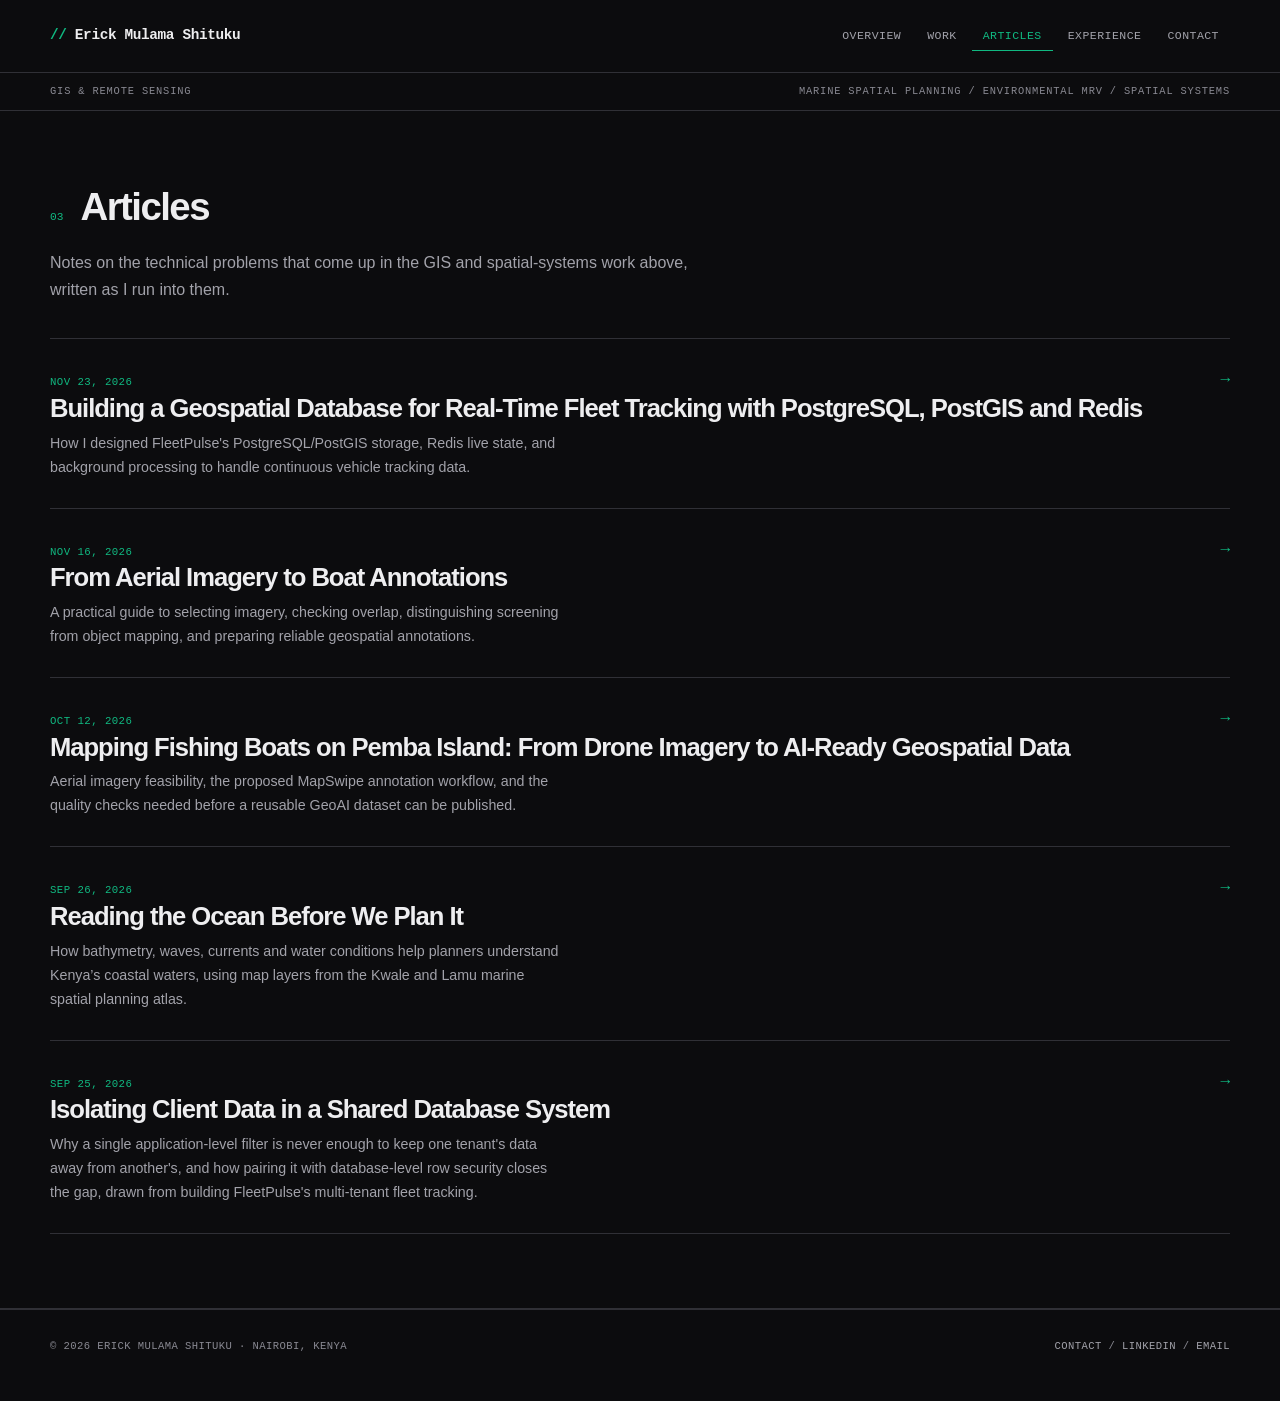
<file: writing.html>
<!doctype html>
<html lang="en">
<head>
<meta charset="utf-8">
<meta name="viewport" content="width=device-width, initial-scale=1">
<meta name="theme-color" content="#0c0c0e">
<meta name="description" content="Technical articles on GIS, remote sensing, marine planning and spatial systems.">
<meta name="author" content="Erick Mulama Shituku">
<title>Articles — Erick Mulama Shituku</title>
<link rel="stylesheet" href="site.css">
</head>
<body class="page page-articles">
<nav class="site-nav" aria-label="Main navigation"><div class="wrap nav-inner"><a class="brand" href="index.html">Erick Mulama Shituku</a><div class="navlinks"><a href="index.html">Overview</a><a href="work.html">Work</a><a href="writing.html" aria-current="page">Articles</a><a href="about.html">Experience</a><a href="index.html#contact">Contact</a></div></div></nav>
<div class="data-strip" aria-label="Areas of practice"><div class="wrap"><span>GIS &amp; Remote Sensing</span><span>Marine Spatial Planning / Environmental MRV / Spatial Systems</span></div></div>
<main>
<section id="articles">
  <div class="wrap">
    <div class="sec-head"><span class="sec-num mono">03</span><h2>Articles</h2></div>
    <p class="sec-intro">Notes on the technical problems that come up in the GIS and spatial-systems work above, written as I run into them.</p>
    <div class="article-list"><a class="article-card" href="articles/building-geospatial-database-fleet-telematics.html"><div class="article-card-main"><span class="article-card-date">Nov 23, 2026</span><h3 class="article-card-title">Building a Geospatial Database for Real-Time Fleet Tracking with PostgreSQL, PostGIS and Redis</h3><p class="article-card-excerpt">How I designed FleetPulse's PostgreSQL/PostGIS storage, Redis live state, and background processing to handle continuous vehicle tracking data.</p></div><span class="article-card-arrow">&rarr;</span></a>
      <a class="article-card" href="articles/from-aerial-imagery-to-boat-annotations.html">
        <div class="article-card-main">
          <span class="article-card-date">Nov 16, 2026</span>
          <h3 class="article-card-title">From Aerial Imagery to Boat Annotations</h3>
          <p class="article-card-excerpt">A practical guide to selecting imagery, checking overlap, distinguishing screening from object mapping, and preparing reliable geospatial annotations.</p>
        </div>
        <span class="article-card-arrow">&rarr;</span>
      </a>
      <a class="article-card" href="articles/mapping-fishing-boats-pemba-island.html">
        <div class="article-card-main">
          <span class="article-card-date">Oct 12, 2026</span>
          <h3 class="article-card-title">Mapping Fishing Boats on Pemba Island: From Drone Imagery to AI-Ready Geospatial Data</h3>
          <p class="article-card-excerpt">Aerial imagery feasibility, the proposed MapSwipe annotation workflow, and the quality checks needed before a reusable GeoAI dataset can be published.</p>
        </div>
        <span class="article-card-arrow">&rarr;</span>
      </a>
      <a class="article-card" href="articles/reading-the-ocean-before-we-plan-it.html">
        <div class="article-card-main">
          <span class="article-card-date">Sep 26, 2026</span>
          <h3 class="article-card-title">Reading the Ocean Before We Plan It</h3>
          <p class="article-card-excerpt">How bathymetry, waves, currents and water conditions help planners understand Kenya’s coastal waters, using map layers from the Kwale and Lamu marine spatial planning atlas.</p>
        </div>
        <span class="article-card-arrow">&rarr;</span>
      </a>
      <a class="article-card" href="articles/isolating-client-data-in-a-shared-database-system.html">
        <div class="article-card-main">
          <span class="article-card-date">Sep 25, 2026</span>
          <h3 class="article-card-title">Isolating Client Data in a Shared Database System</h3>
          <p class="article-card-excerpt">Why a single application-level filter is never enough to keep one tenant's data away from another's, and how pairing it with database-level row security closes the gap, drawn from building FleetPulse's multi-tenant fleet tracking.</p>
        </div>
        <span class="article-card-arrow">&rarr;</span>
      </a>
    </div>
  </div>
</section>
</main>
<footer class="site-footer"><div class="wrap"><span>© 2026 Erick Mulama Shituku · Nairobi, Kenya</span><span><a href="index.html#contact">Contact</a> / <a href="https://www.linkedin.com/in/erickmulama" rel="noopener">LinkedIn</a> / <a href="mailto:ericmulama@gmail.com">Email</a></span></div></footer><script data-goatcounter="https://ericmulama.goatcounter.com/count" async src="//gc.zgo.at/count.js"></script>
</body>
</html>
</file>
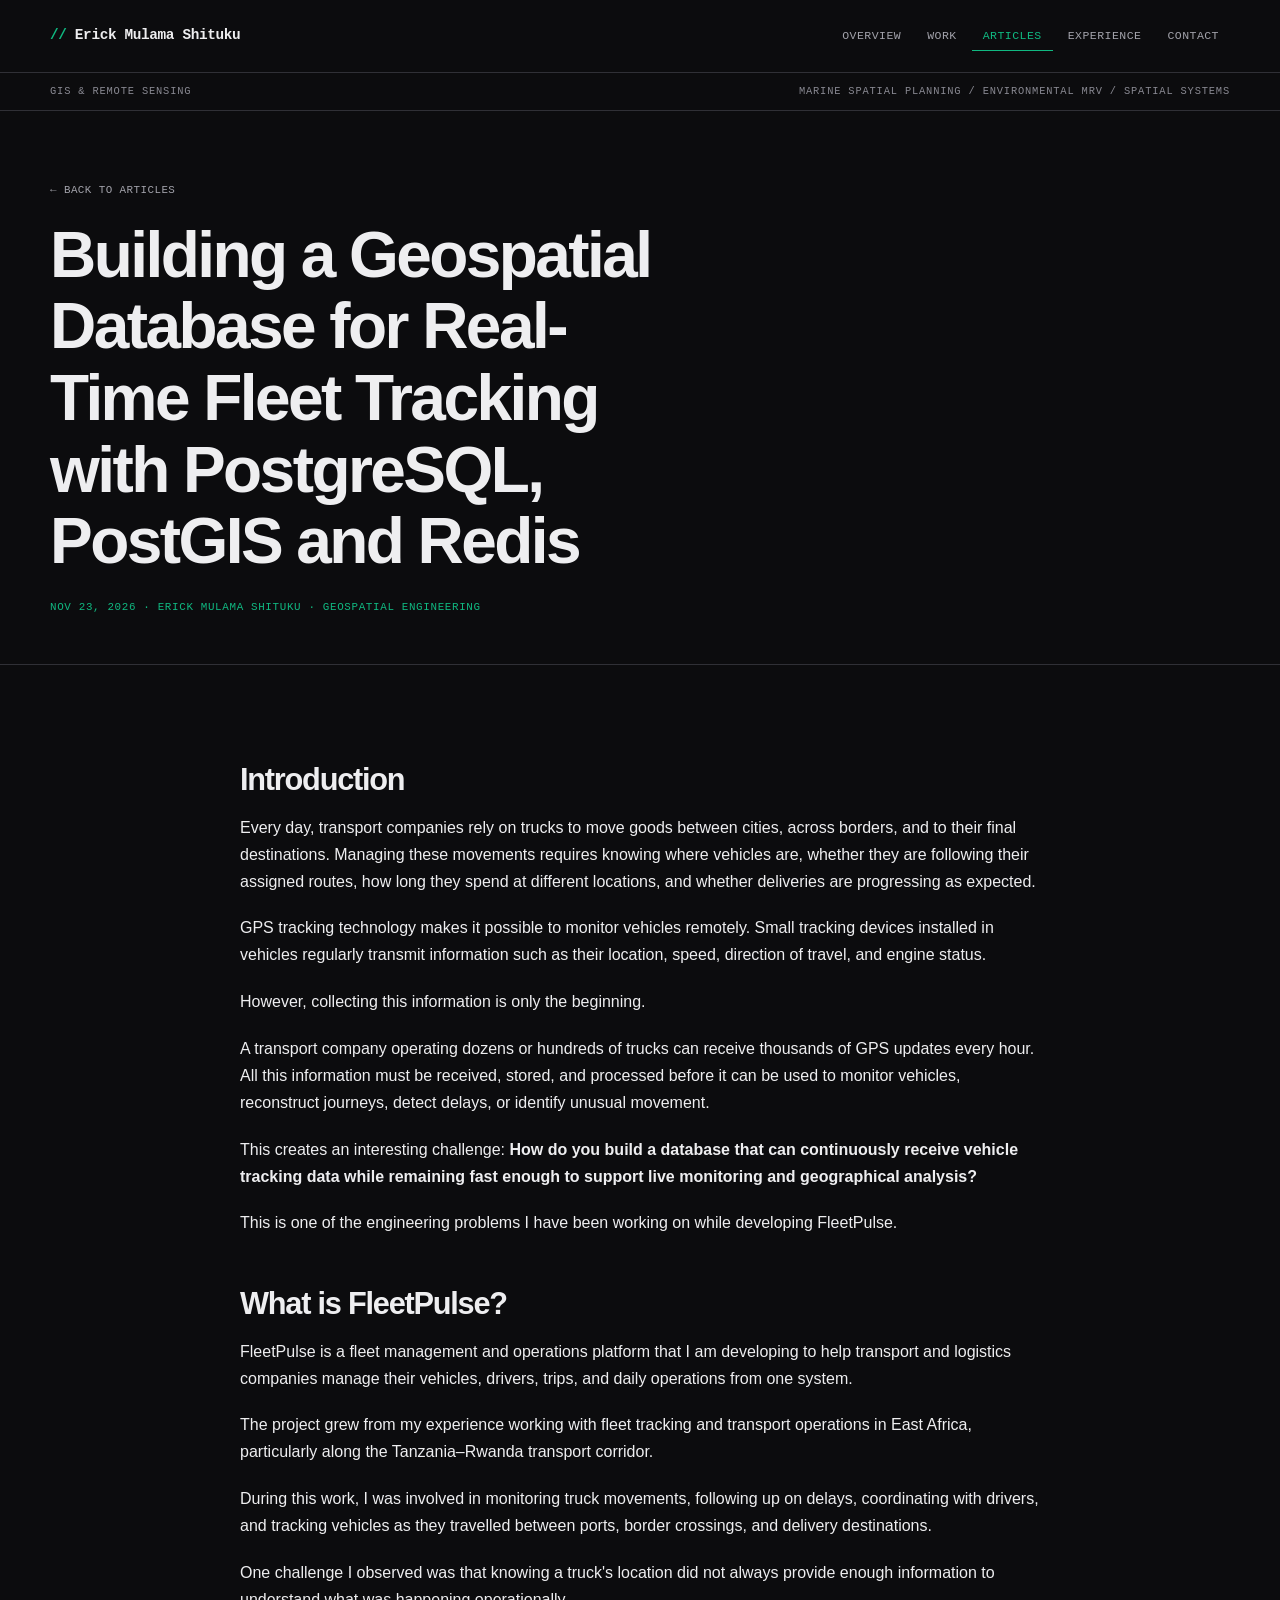
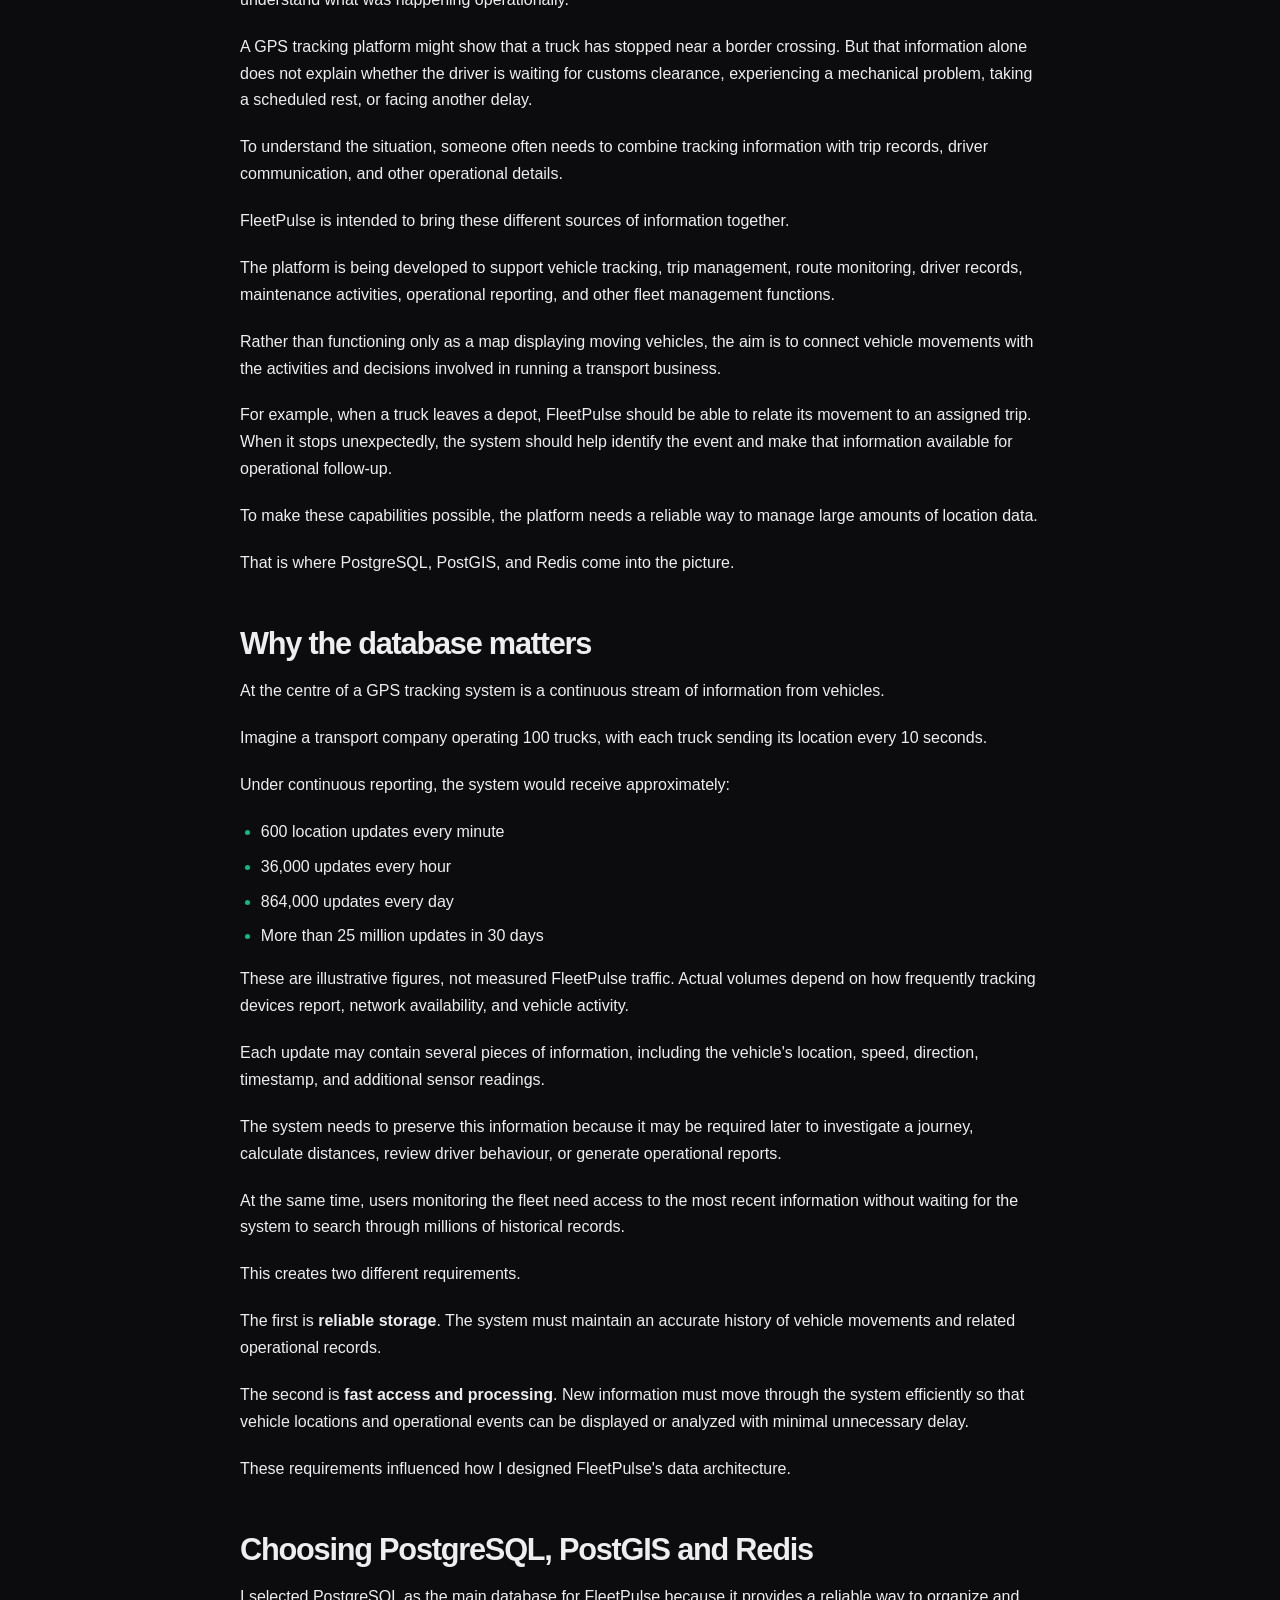
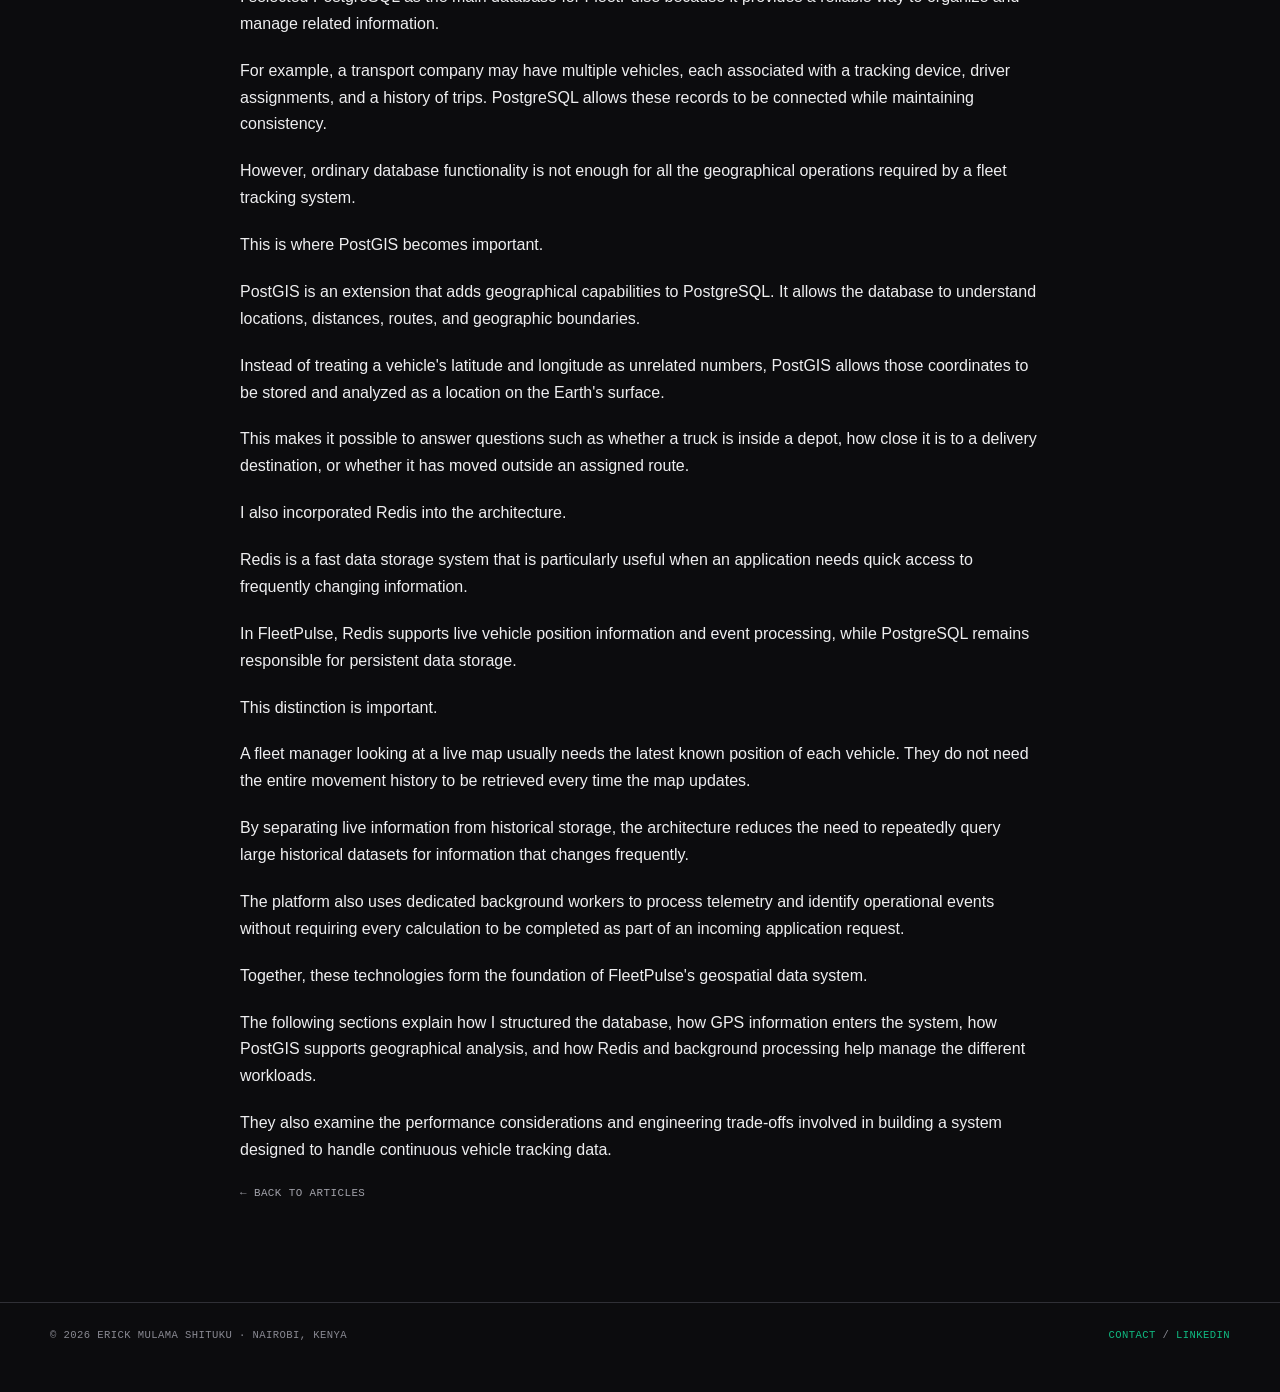
<file: articles/building-geospatial-database-fleet-telematics.html>
<!doctype html>
<html lang="en"><head><meta charset="utf-8"><meta name="viewport" content="width=device-width, initial-scale=1"><meta name="theme-color" content="#0c0c0e"><meta name="description" content="How I designed FleetPulse's geospatial telemetry architecture using PostgreSQL, PostGIS, Redis and background workers."><meta name="author" content="Erick Mulama Shituku"><title>Building a Geospatial Database for Real-Time Fleet Tracking with PostgreSQL, PostGIS and Redis — Erick Mulama Shituku</title><link rel="stylesheet" href="../site.css"></head>
<body class="article-page">
<nav class="site-nav" aria-label="Main navigation"><div class="wrap nav-inner"><a class="brand" href="../index.html">Erick Mulama Shituku</a><div class="navlinks"><a href="../index.html">Overview</a><a href="../work.html">Work</a><a href="../writing.html" aria-current="page">Articles</a><a href="../about.html">Experience</a><a href="../index.html#contact">Contact</a></div></div></nav>
<div class="data-strip" aria-label="Areas of practice"><div class="wrap"><span>GIS &amp; Remote Sensing</span><span>Marine Spatial Planning / Environmental MRV / Spatial Systems</span></div></div>
<header class="article-header"><div class="wrap"><a class="back-link" href="../writing.html">&larr; Back to articles</a><h1>Building a Geospatial Database for Real-Time Fleet Tracking with PostgreSQL, PostGIS and Redis</h1><div class="article-meta">Nov 23, 2026 &middot; Erick Mulama Shituku &middot; Geospatial Engineering</div></div></header>
<article><div class="wrap">
<h2>Introduction</h2>
<p>Every day, transport companies rely on trucks to move goods between cities, across borders, and to their final destinations. Managing these movements requires knowing where vehicles are, whether they are following their assigned routes, how long they spend at different locations, and whether deliveries are progressing as expected.</p>
<p>GPS tracking technology makes it possible to monitor vehicles remotely. Small tracking devices installed in vehicles regularly transmit information such as their location, speed, direction of travel, and engine status.</p>
<p>However, collecting this information is only the beginning.</p>
<p>A transport company operating dozens or hundreds of trucks can receive thousands of GPS updates every hour. All this information must be received, stored, and processed before it can be used to monitor vehicles, reconstruct journeys, detect delays, or identify unusual movement.</p>
<p>This creates an interesting challenge: <strong>How do you build a database that can continuously receive vehicle tracking data while remaining fast enough to support live monitoring and geographical analysis?</strong></p>
<p>This is one of the engineering problems I have been working on while developing FleetPulse.</p>

<h2>What is FleetPulse?</h2>
<p>FleetPulse is a fleet management and operations platform that I am developing to help transport and logistics companies manage their vehicles, drivers, trips, and daily operations from one system.</p>
<p>The project grew from my experience working with fleet tracking and transport operations in East Africa, particularly along the Tanzania–Rwanda transport corridor.</p>
<p>During this work, I was involved in monitoring truck movements, following up on delays, coordinating with drivers, and tracking vehicles as they travelled between ports, border crossings, and delivery destinations.</p>
<p>One challenge I observed was that knowing a truck's location did not always provide enough information to understand what was happening operationally.</p>
<p>A GPS tracking platform might show that a truck has stopped near a border crossing. But that information alone does not explain whether the driver is waiting for customs clearance, experiencing a mechanical problem, taking a scheduled rest, or facing another delay.</p>
<p>To understand the situation, someone often needs to combine tracking information with trip records, driver communication, and other operational details.</p>
<p>FleetPulse is intended to bring these different sources of information together.</p>
<p>The platform is being developed to support vehicle tracking, trip management, route monitoring, driver records, maintenance activities, operational reporting, and other fleet management functions.</p>
<p>Rather than functioning only as a map displaying moving vehicles, the aim is to connect vehicle movements with the activities and decisions involved in running a transport business.</p>
<p>For example, when a truck leaves a depot, FleetPulse should be able to relate its movement to an assigned trip. When it stops unexpectedly, the system should help identify the event and make that information available for operational follow-up.</p>
<p>To make these capabilities possible, the platform needs a reliable way to manage large amounts of location data.</p>
<p>That is where PostgreSQL, PostGIS, and Redis come into the picture.</p>

<h2>Why the database matters</h2>
<p>At the centre of a GPS tracking system is a continuous stream of information from vehicles.</p>
<p>Imagine a transport company operating 100 trucks, with each truck sending its location every 10 seconds.</p>
<p>Under continuous reporting, the system would receive approximately:</p>
<ul><li>600 location updates every minute</li><li>36,000 updates every hour</li><li>864,000 updates every day</li><li>More than 25 million updates in 30 days</li></ul>
<p>These are illustrative figures, not measured FleetPulse traffic. Actual volumes depend on how frequently tracking devices report, network availability, and vehicle activity.</p>
<p>Each update may contain several pieces of information, including the vehicle's location, speed, direction, timestamp, and additional sensor readings.</p>
<p>The system needs to preserve this information because it may be required later to investigate a journey, calculate distances, review driver behaviour, or generate operational reports.</p>
<p>At the same time, users monitoring the fleet need access to the most recent information without waiting for the system to search through millions of historical records.</p>
<p>This creates two different requirements.</p>
<p>The first is <strong>reliable storage</strong>. The system must maintain an accurate history of vehicle movements and related operational records.</p>
<p>The second is <strong>fast access and processing</strong>. New information must move through the system efficiently so that vehicle locations and operational events can be displayed or analyzed with minimal unnecessary delay.</p>
<p>These requirements influenced how I designed FleetPulse's data architecture.</p>

<h2>Choosing PostgreSQL, PostGIS and Redis</h2>
<p>I selected PostgreSQL as the main database for FleetPulse because it provides a reliable way to organize and manage related information.</p>
<p>For example, a transport company may have multiple vehicles, each associated with a tracking device, driver assignments, and a history of trips. PostgreSQL allows these records to be connected while maintaining consistency.</p>
<p>However, ordinary database functionality is not enough for all the geographical operations required by a fleet tracking system.</p>
<p>This is where PostGIS becomes important.</p>
<p>PostGIS is an extension that adds geographical capabilities to PostgreSQL. It allows the database to understand locations, distances, routes, and geographic boundaries.</p>
<p>Instead of treating a vehicle's latitude and longitude as unrelated numbers, PostGIS allows those coordinates to be stored and analyzed as a location on the Earth's surface.</p>
<p>This makes it possible to answer questions such as whether a truck is inside a depot, how close it is to a delivery destination, or whether it has moved outside an assigned route.</p>
<p>I also incorporated Redis into the architecture.</p>
<p>Redis is a fast data storage system that is particularly useful when an application needs quick access to frequently changing information.</p>
<p>In FleetPulse, Redis supports live vehicle position information and event processing, while PostgreSQL remains responsible for persistent data storage.</p>
<p>This distinction is important.</p>
<p>A fleet manager looking at a live map usually needs the latest known position of each vehicle. They do not need the entire movement history to be retrieved every time the map updates.</p>
<p>By separating live information from historical storage, the architecture reduces the need to repeatedly query large historical datasets for information that changes frequently.</p>
<p>The platform also uses dedicated background workers to process telemetry and identify operational events without requiring every calculation to be completed as part of an incoming application request.</p>
<p>Together, these technologies form the foundation of FleetPulse's geospatial data system.</p>
<p>The following sections explain how I structured the database, how GPS information enters the system, how PostGIS supports geographical analysis, and how Redis and background processing help manage the different workloads.</p>
<p>They also examine the performance considerations and engineering trade-offs involved in building a system designed to handle continuous vehicle tracking data.</p>
<p><a class="back-link" href="../writing.html">&larr; Back to articles</a></p>
</div></article>
<footer class="site-footer"><div class="wrap"><span>© 2026 Erick Mulama Shituku · Nairobi, Kenya</span><span><a href="../index.html#contact">Contact</a> / <a href="https://www.linkedin.com/in/erickmulama" rel="noopener">LinkedIn</a></span></div></footer><script data-goatcounter="https://ericmulama.goatcounter.com/count" async src="//gc.zgo.at/count.js"></script></body></html>
</file>
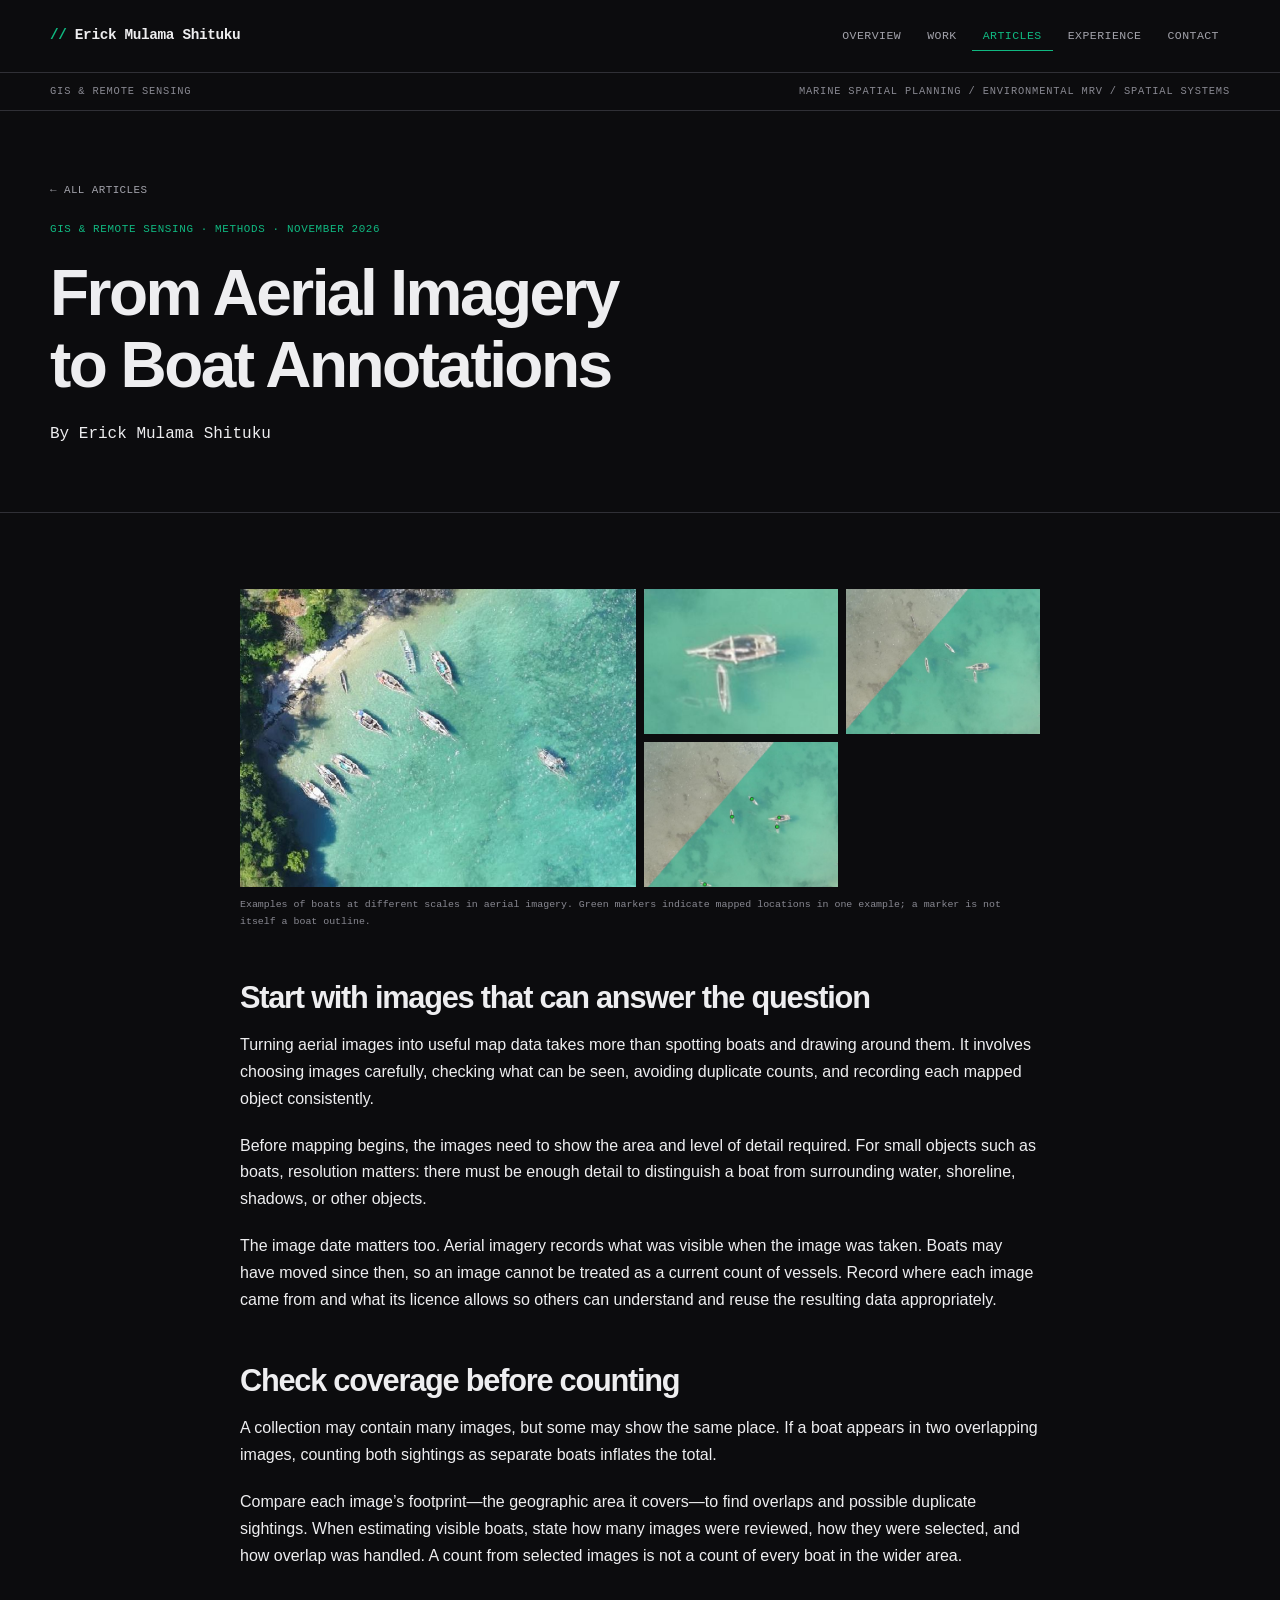
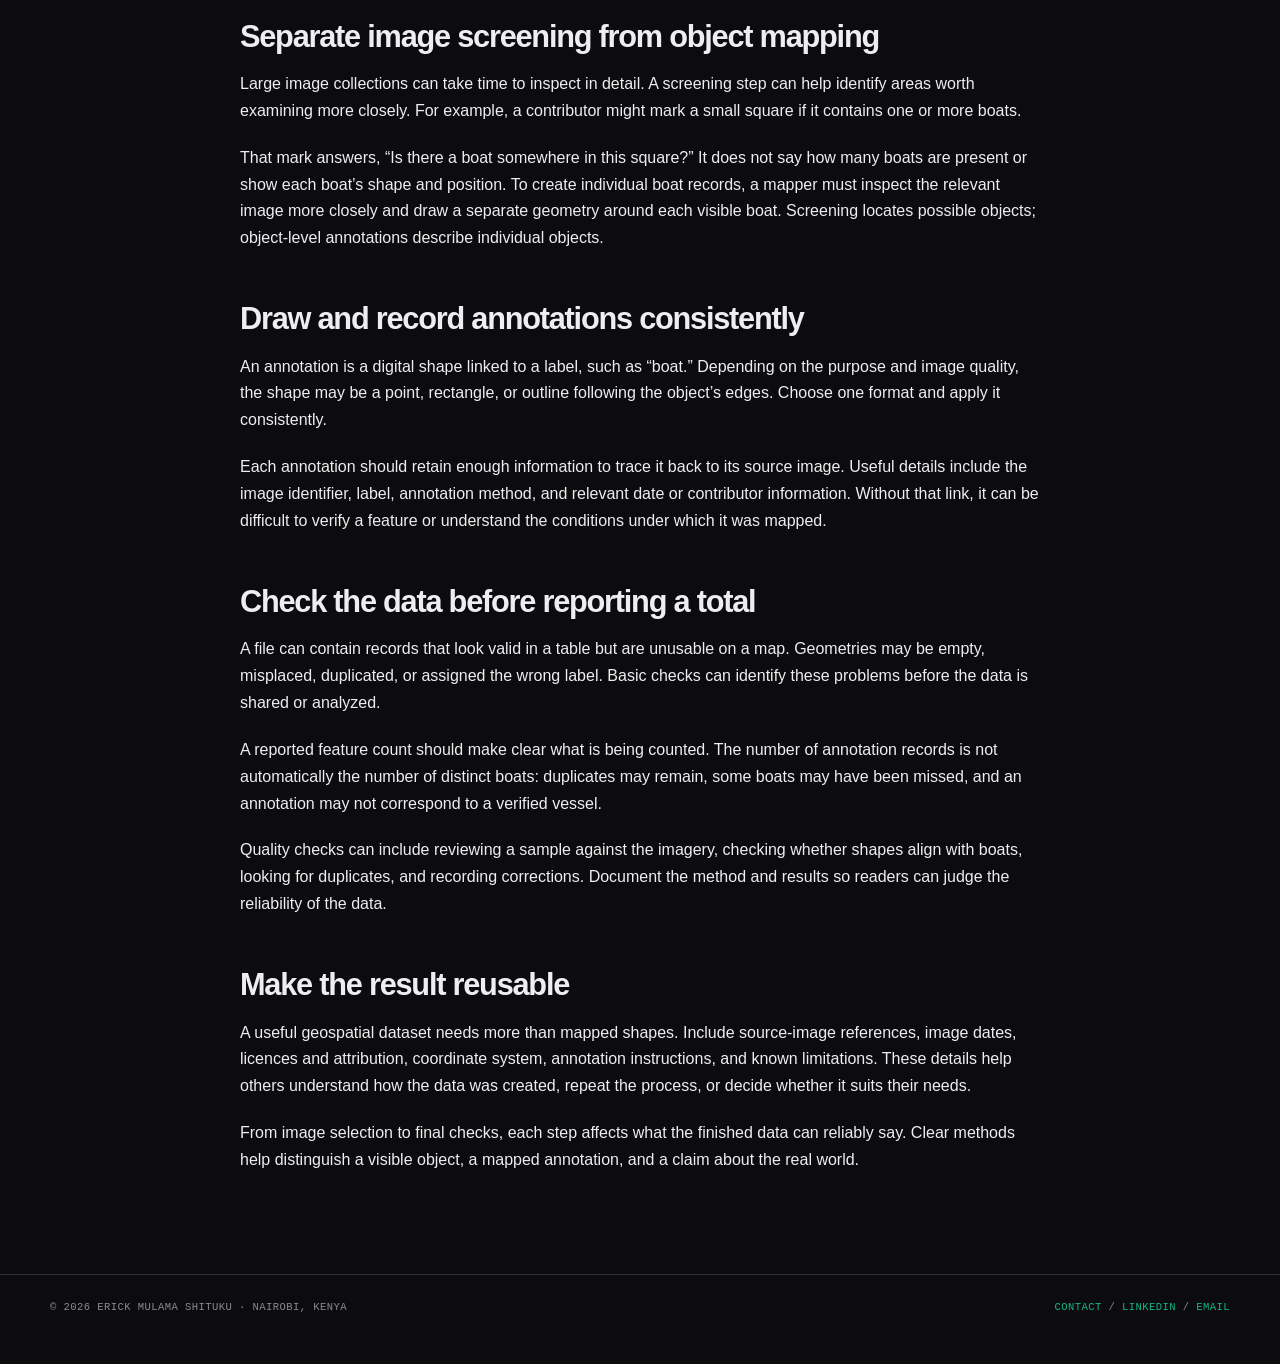
<file: articles/from-aerial-imagery-to-boat-annotations.html>
<!doctype html>
<html lang="en">
<head>
<meta charset="utf-8">
<meta name="viewport" content="width=device-width, initial-scale=1">
<meta name="theme-color" content="#0c0c0e">
<meta name="description" content="A practical guide to turning aerial imagery into consistent, reusable boat annotations.">
<meta name="author" content="Erick Mulama Shituku">
<title>From Aerial Imagery to Boat Annotations — Erick Mulama Shituku</title>
<link rel="stylesheet" href="../site.css">
</head>
<body class="article-page">
<nav class="site-nav" aria-label="Main navigation"><div class="wrap nav-inner"><a class="brand" href="../index.html">Erick Mulama Shituku</a><div class="navlinks"><a href="../index.html">Overview</a><a href="../work.html">Work</a><a href="../writing.html" aria-current="page">Articles</a><a href="../about.html">Experience</a><a href="../index.html#contact">Contact</a></div></div></nav>
<div class="data-strip" aria-label="Areas of practice"><div class="wrap"><span>GIS &amp; Remote Sensing</span><span>Marine Spatial Planning / Environmental MRV / Spatial Systems</span></div></div>
<header class="intro"><div class="wrap"><a class="back" href="../writing.html">← All articles</a><span class="meta">GIS &amp; Remote Sensing · Methods · November 2026</span><h1>From Aerial Imagery to Boat Annotations</h1><p class="byline">By Erick Mulama Shituku</p></div></header>
<main class="wrap">
<div class="gallery" aria-label="Examples of boats in aerial imagery">
<a href="../images/pemba-boats-overview.jpg"><img src="../images/pemba-boats-overview.jpg" alt="Several boats visible in clear coastal water from above" fetchpriority="high"></a>
<a href="../images/pemba-boats-closeup.jpg"><img src="../images/pemba-boats-closeup.jpg" alt="Close aerial view of two boats in shallow water" loading="lazy"></a>
<a href="../images/pemba-boats-unmarked.jpg"><img src="../images/pemba-boats-unmarked.jpg" alt="Aerial image showing several boats before location markers are added" loading="lazy"></a>
<a href="../images/pemba-boats-marked.jpg"><img src="../images/pemba-boats-marked.jpg" alt="Same coastal scene with green markers placed over visible boats" loading="lazy"></a>
</div>
<p class="gallery-caption">Examples of boats at different scales in aerial imagery. Green markers indicate mapped locations in one example; a marker is not itself a boat outline.</p>
<h2>Start with images that can answer the question</h2>
<p>Turning aerial images into useful map data takes more than spotting boats and drawing around them. It involves choosing images carefully, checking what can be seen, avoiding duplicate counts, and recording each mapped object consistently.</p>
<p>Before mapping begins, the images need to show the area and level of detail required. For small objects such as boats, resolution matters: there must be enough detail to distinguish a boat from surrounding water, shoreline, shadows, or other objects.</p>
<p>The image date matters too. Aerial imagery records what was visible when the image was taken. Boats may have moved since then, so an image cannot be treated as a current count of vessels. Record where each image came from and what its licence allows so others can understand and reuse the resulting data appropriately.</p>
<h2>Check coverage before counting</h2>
<p>A collection may contain many images, but some may show the same place. If a boat appears in two overlapping images, counting both sightings as separate boats inflates the total.</p>
<p>Compare each image’s footprint—the geographic area it covers—to find overlaps and possible duplicate sightings. When estimating visible boats, state how many images were reviewed, how they were selected, and how overlap was handled. A count from selected images is not a count of every boat in the wider area.</p>
<h2>Separate image screening from object mapping</h2>
<p>Large image collections can take time to inspect in detail. A screening step can help identify areas worth examining more closely. For example, a contributor might mark a small square if it contains one or more boats.</p>
<p>That mark answers, “Is there a boat somewhere in this square?” It does not say how many boats are present or show each boat’s shape and position. To create individual boat records, a mapper must inspect the relevant image more closely and draw a separate geometry around each visible boat. Screening locates possible objects; object-level annotations describe individual objects.</p>
<h2>Draw and record annotations consistently</h2>
<p>An annotation is a digital shape linked to a label, such as “boat.” Depending on the purpose and image quality, the shape may be a point, rectangle, or outline following the object’s edges. Choose one format and apply it consistently.</p>
<p>Each annotation should retain enough information to trace it back to its source image. Useful details include the image identifier, label, annotation method, and relevant date or contributor information. Without that link, it can be difficult to verify a feature or understand the conditions under which it was mapped.</p>
<h2>Check the data before reporting a total</h2>
<p>A file can contain records that look valid in a table but are unusable on a map. Geometries may be empty, misplaced, duplicated, or assigned the wrong label. Basic checks can identify these problems before the data is shared or analyzed.</p>
<p>A reported feature count should make clear what is being counted. The number of annotation records is not automatically the number of distinct boats: duplicates may remain, some boats may have been missed, and an annotation may not correspond to a verified vessel.</p>
<p>Quality checks can include reviewing a sample against the imagery, checking whether shapes align with boats, looking for duplicates, and recording corrections. Document the method and results so readers can judge the reliability of the data.</p>
<h2>Make the result reusable</h2>
<p>A useful geospatial dataset needs more than mapped shapes. Include source-image references, image dates, licences and attribution, coordinate system, annotation instructions, and known limitations. These details help others understand how the data was created, repeat the process, or decide whether it suits their needs.</p>
<p>From image selection to final checks, each step affects what the finished data can reliably say. Clear methods help distinguish a visible object, a mapped annotation, and a claim about the real world.</p>
</main>
<footer class="site-footer"><div class="wrap"><span>© 2026 Erick Mulama Shituku · Nairobi, Kenya</span><span><a href="../index.html#contact">Contact</a> / <a href="https://www.linkedin.com/in/erickmulama" rel="noopener">LinkedIn</a> / <a href="mailto:ericmulama@gmail.com">Email</a></span></div></footer><script data-goatcounter="https://ericmulama.goatcounter.com/count" async src="//gc.zgo.at/count.js"></script>
</body>
</html>
</file>
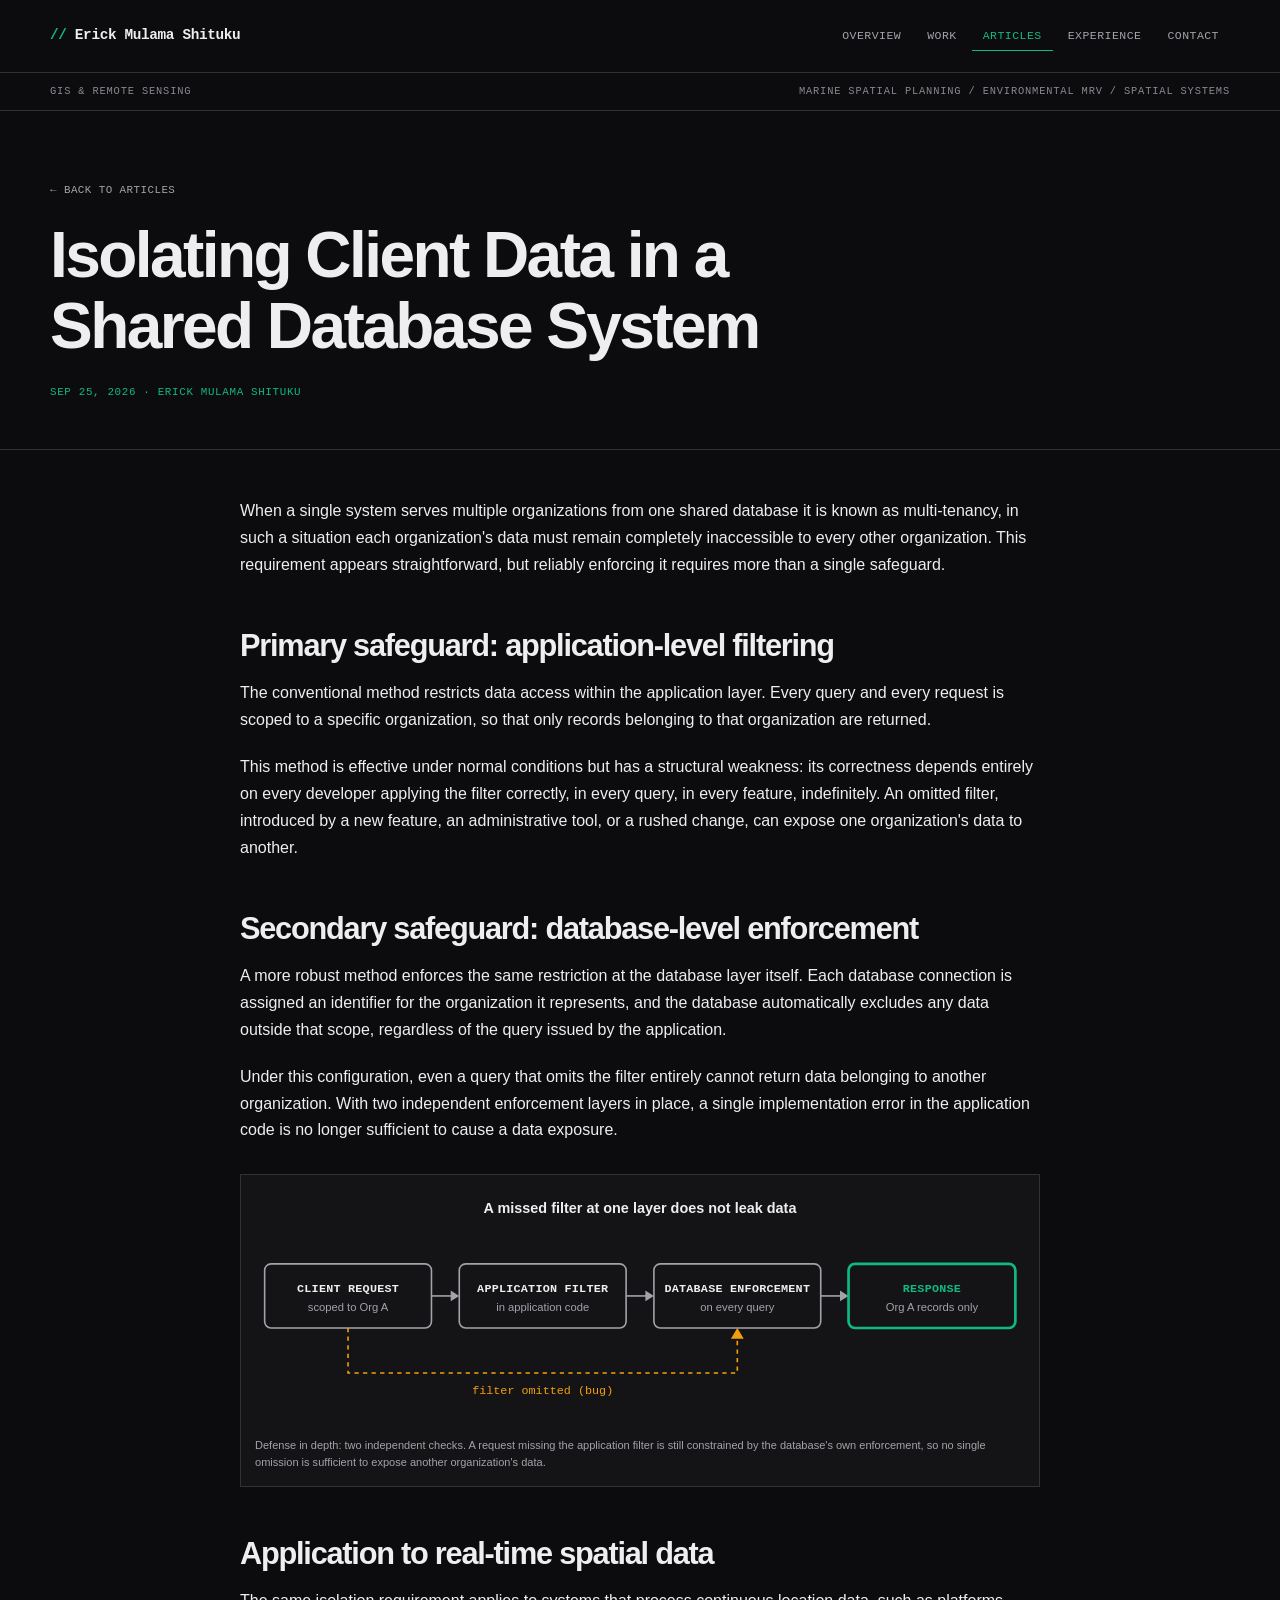
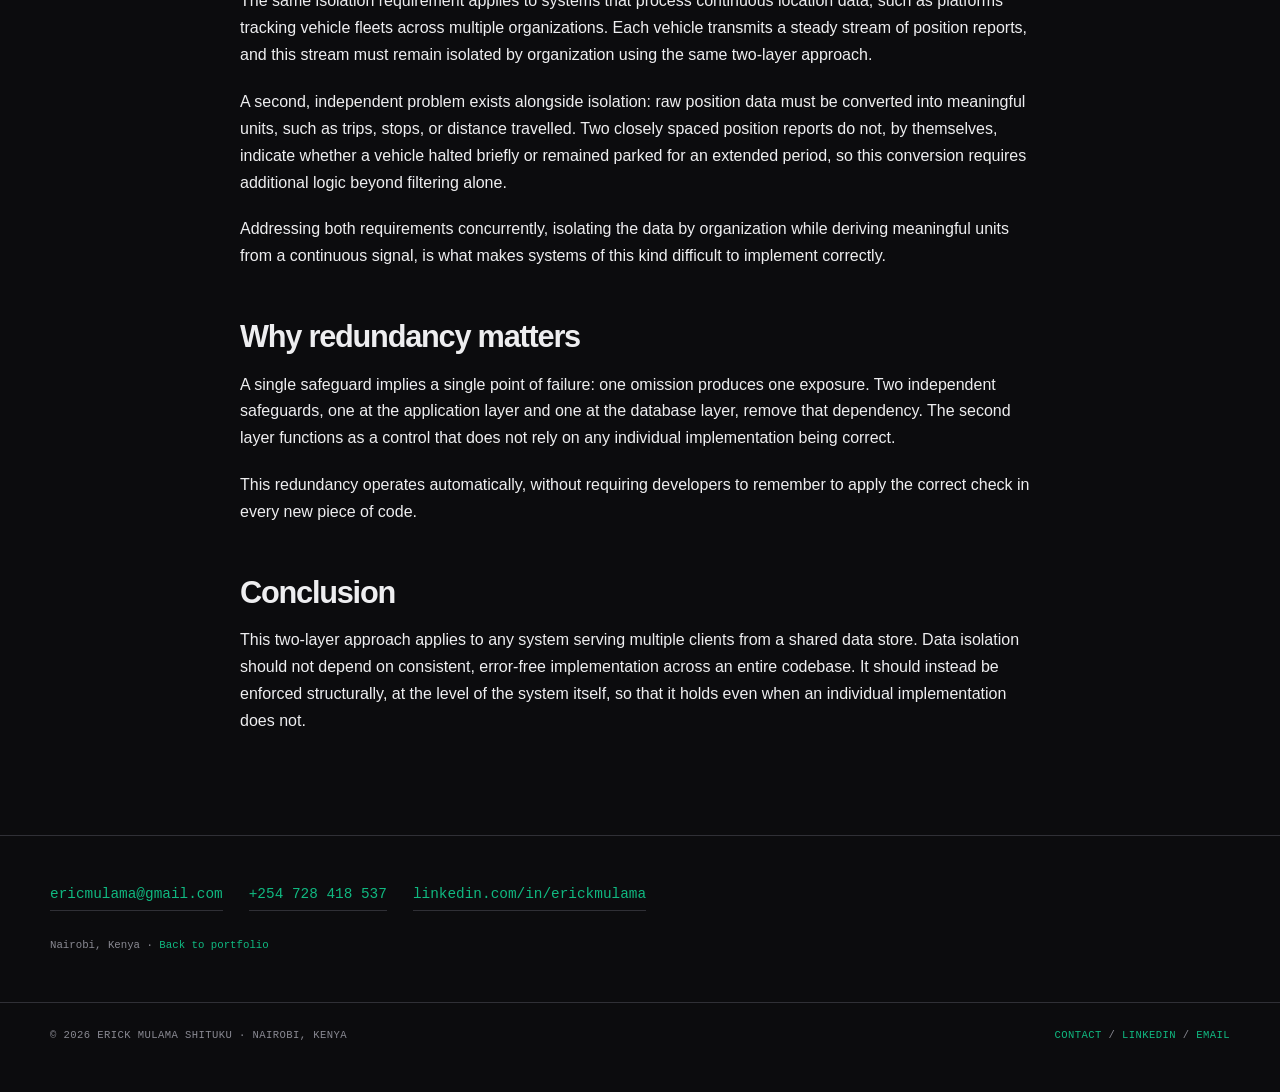
<file: articles/isolating-client-data-in-a-shared-database-system.html>
<!doctype html>
<html lang="en">
<head>
<meta charset="utf-8">
<meta name="viewport" content="width=device-width, initial-scale=1">
<meta name="theme-color" content="#0c0c0e">
<meta name="description" content="Why application-level filtering alone is not enough to keep one tenant&#x27;s data away from another&#x27;s in a multi-tenant system, and how database-level row security closes the gap.">
<title>Isolating Client Data in a Shared Database System &middot; Erick Mulama Shituku</title>
<link rel="stylesheet" href="../site.css">
</head>
<body class="article-page">
<nav class="site-nav" aria-label="Main navigation"><div class="wrap nav-inner"><a class="brand" href="../index.html">Erick Mulama Shituku</a><div class="navlinks"><a href="../index.html">Overview</a><a href="../work.html">Work</a><a href="../writing.html" aria-current="page">Articles</a><a href="../about.html">Experience</a><a href="../index.html#contact">Contact</a></div></div></nav>
<div class="data-strip" aria-label="Areas of practice"><div class="wrap"><span>GIS &amp; Remote Sensing</span><span>Marine Spatial Planning / Environmental MRV / Spatial Systems</span></div></div>



<header class="article-header">
  <div class="wrap">
    <a class="back-link" href="../writing.html">&larr; Back to articles</a>
    <h1>Isolating Client Data in a Shared Database System</h1>
    <div class="article-meta">Sep 25, 2026 &middot; Erick Mulama Shituku</div>
  </div>
</header>

<article>
  <div class="wrap">
    <p>When a single system serves multiple organizations from one shared database it is known as multi-tenancy, in such a situation each organization's data must remain completely inaccessible to every other organization. This requirement appears straightforward, but reliably enforcing it requires more than a single safeguard.</p>

    <h2>Primary safeguard: application-level filtering</h2>
    <p>The conventional method restricts data access within the application layer. Every query and every request is scoped to a specific organization, so that only records belonging to that organization are returned.</p>
    <p>This method is effective under normal conditions but has a structural weakness: its correctness depends entirely on every developer applying the filter correctly, in every query, in every feature, indefinitely. An omitted filter, introduced by a new feature, an administrative tool, or a rushed change, can expose one organization's data to another.</p>

    <h2>Secondary safeguard: database-level enforcement</h2>
    <p>A more robust method enforces the same restriction at the database layer itself. Each database connection is assigned an identifier for the organization it represents, and the database automatically excludes any data outside that scope, regardless of the query issued by the application.</p>
    <p>Under this configuration, even a query that omits the filter entirely cannot return data belonging to another organization. With two independent enforcement layers in place, a single implementation error in the application code is no longer sufficient to cause a data exposure.</p>

    <div class="diagram">
      <svg viewBox="0 0 720 220" xmlns="http://www.w3.org/2000/svg" role="img" aria-labelledby="diagramTitle">
        <title id="diagramTitle">A missed filter at one layer does not leak data</title>

        <text x="360" y="22" text-anchor="middle" font-family="IBM Plex Sans, sans-serif" font-size="13.5" font-weight="600" style="fill:var(--ink)">A missed filter at one layer does not leak data</text>

        <rect x="9" y="70" width="156" height="60" rx="6" style="fill:none;stroke:var(--ink-soft);stroke-width:1.5"></rect>
        <text x="87" y="96" text-anchor="middle" font-family="IBM Plex Mono, monospace" font-size="11" font-weight="700" letter-spacing="0.02em" style="fill:var(--ink)">CLIENT REQUEST</text>
        <text x="87" y="114" text-anchor="middle" font-family="IBM Plex Sans, sans-serif" font-size="10.5" style="fill:var(--ink-soft)">scoped to Org A</text>

        <line x1="165" y1="100" x2="187" y2="100" stroke-width="1.5" style="stroke:var(--ink-soft)"></line>
        <polygon points="191,100 183,95 183,105" style="fill:var(--ink-soft)"></polygon>

        <rect x="191" y="70" width="156" height="60" rx="6" style="fill:none;stroke:var(--ink-soft);stroke-width:1.5"></rect>
        <text x="269" y="96" text-anchor="middle" font-family="IBM Plex Mono, monospace" font-size="11" font-weight="700" letter-spacing="0.02em" style="fill:var(--ink)">APPLICATION FILTER</text>
        <text x="269" y="114" text-anchor="middle" font-family="IBM Plex Sans, sans-serif" font-size="10.5" style="fill:var(--ink-soft)">in application code</text>

        <line x1="347" y1="100" x2="369" y2="100" stroke-width="1.5" style="stroke:var(--ink-soft)"></line>
        <polygon points="373,100 365,95 365,105" style="fill:var(--ink-soft)"></polygon>

        <rect x="373" y="70" width="156" height="60" rx="6" style="fill:none;stroke:var(--ink-soft);stroke-width:1.5"></rect>
        <text x="451" y="96" text-anchor="middle" font-family="IBM Plex Mono, monospace" font-size="11" font-weight="700" letter-spacing="0.02em" style="fill:var(--ink)">DATABASE ENFORCEMENT</text>
        <text x="451" y="114" text-anchor="middle" font-family="IBM Plex Sans, sans-serif" font-size="10.5" style="fill:var(--ink-soft)">on every query</text>

        <line x1="529" y1="100" x2="551" y2="100" stroke-width="1.5" style="stroke:var(--ink-soft)"></line>
        <polygon points="555,100 547,95 547,105" style="fill:var(--ink-soft)"></polygon>

        <rect x="555" y="70" width="156" height="60" rx="6" style="fill:none;stroke:var(--ocean);stroke-width:2.5"></rect>
        <text x="633" y="96" text-anchor="middle" font-family="IBM Plex Mono, monospace" font-size="11" font-weight="700" letter-spacing="0.02em" style="fill:var(--ocean)">RESPONSE</text>
        <text x="633" y="114" text-anchor="middle" font-family="IBM Plex Sans, sans-serif" font-size="10.5" style="fill:var(--ink-soft)">Org A records only</text>

        <path d="M 87 130 L 87 172 L 451 172 L 451 134" fill="none" stroke-dasharray="4 4" stroke-width="1.5" style="stroke:var(--coral)"></path>
        <polygon points="451,130 445,140 457,140" style="fill:var(--coral)"></polygon>
        <text x="269" y="192" text-anchor="middle" font-family="IBM Plex Mono, monospace" font-size="11" style="fill:var(--coral)">filter omitted (bug)</text>
      </svg>
      <p class="diagram-caption">Defense in depth: two independent checks. A request missing the application filter is still constrained by the database's own enforcement, so no single omission is sufficient to expose another organization's data.</p>
    </div>

    <h2>Application to real-time spatial data</h2>
    <p>The same isolation requirement applies to systems that process continuous location data, such as platforms tracking vehicle fleets across multiple organizations. Each vehicle transmits a steady stream of position reports, and this stream must remain isolated by organization using the same two-layer approach.</p>
    <p>A second, independent problem exists alongside isolation: raw position data must be converted into meaningful units, such as trips, stops, or distance travelled. Two closely spaced position reports do not, by themselves, indicate whether a vehicle halted briefly or remained parked for an extended period, so this conversion requires additional logic beyond filtering alone.</p>
    <p>Addressing both requirements concurrently, isolating the data by organization while deriving meaningful units from a continuous signal, is what makes systems of this kind difficult to implement correctly.</p>

    <h2>Why redundancy matters</h2>
    <p>A single safeguard implies a single point of failure: one omission produces one exposure. Two independent safeguards, one at the application layer and one at the database layer, remove that dependency. The second layer functions as a control that does not rely on any individual implementation being correct.</p>
    <p>This redundancy operates automatically, without requiring developers to remember to apply the correct check in every new piece of code.</p>

    <h2>Conclusion</h2>
    <p>This two-layer approach applies to any system serving multiple clients from a shared data store. Data isolation should not depend on consistent, error-free implementation across an entire codebase. It should instead be enforced structurally, at the level of the system itself, so that it holds even when an individual implementation does not.</p>
  </div>
</article>

<footer>
  <div class="wrap">
    <div class="contact-grid">
      <a href="mailto:ericmulama@gmail.com">ericmulama@gmail.com</a>
      <a href="tel:+254728418537">+254 728 418 537</a>
      <a href="https://www.linkedin.com/in/erickmulama" target="_blank" rel="noopener">linkedin.com/in/erickmulama</a>
    </div>
    <div class="fine">Nairobi, Kenya &middot; <a href="../index.html">Back to portfolio</a></div>
  </div>
</footer>

<footer class="site-footer"><div class="wrap"><span>© 2026 Erick Mulama Shituku · Nairobi, Kenya</span><span><a href="../index.html#contact">Contact</a> / <a href="https://www.linkedin.com/in/erickmulama" rel="noopener">LinkedIn</a> / <a href="mailto:ericmulama@gmail.com">Email</a></span></div></footer><script data-goatcounter="https://ericmulama.goatcounter.com/count" async src="//gc.zgo.at/count.js"></script>
</body>
</html>
</file>
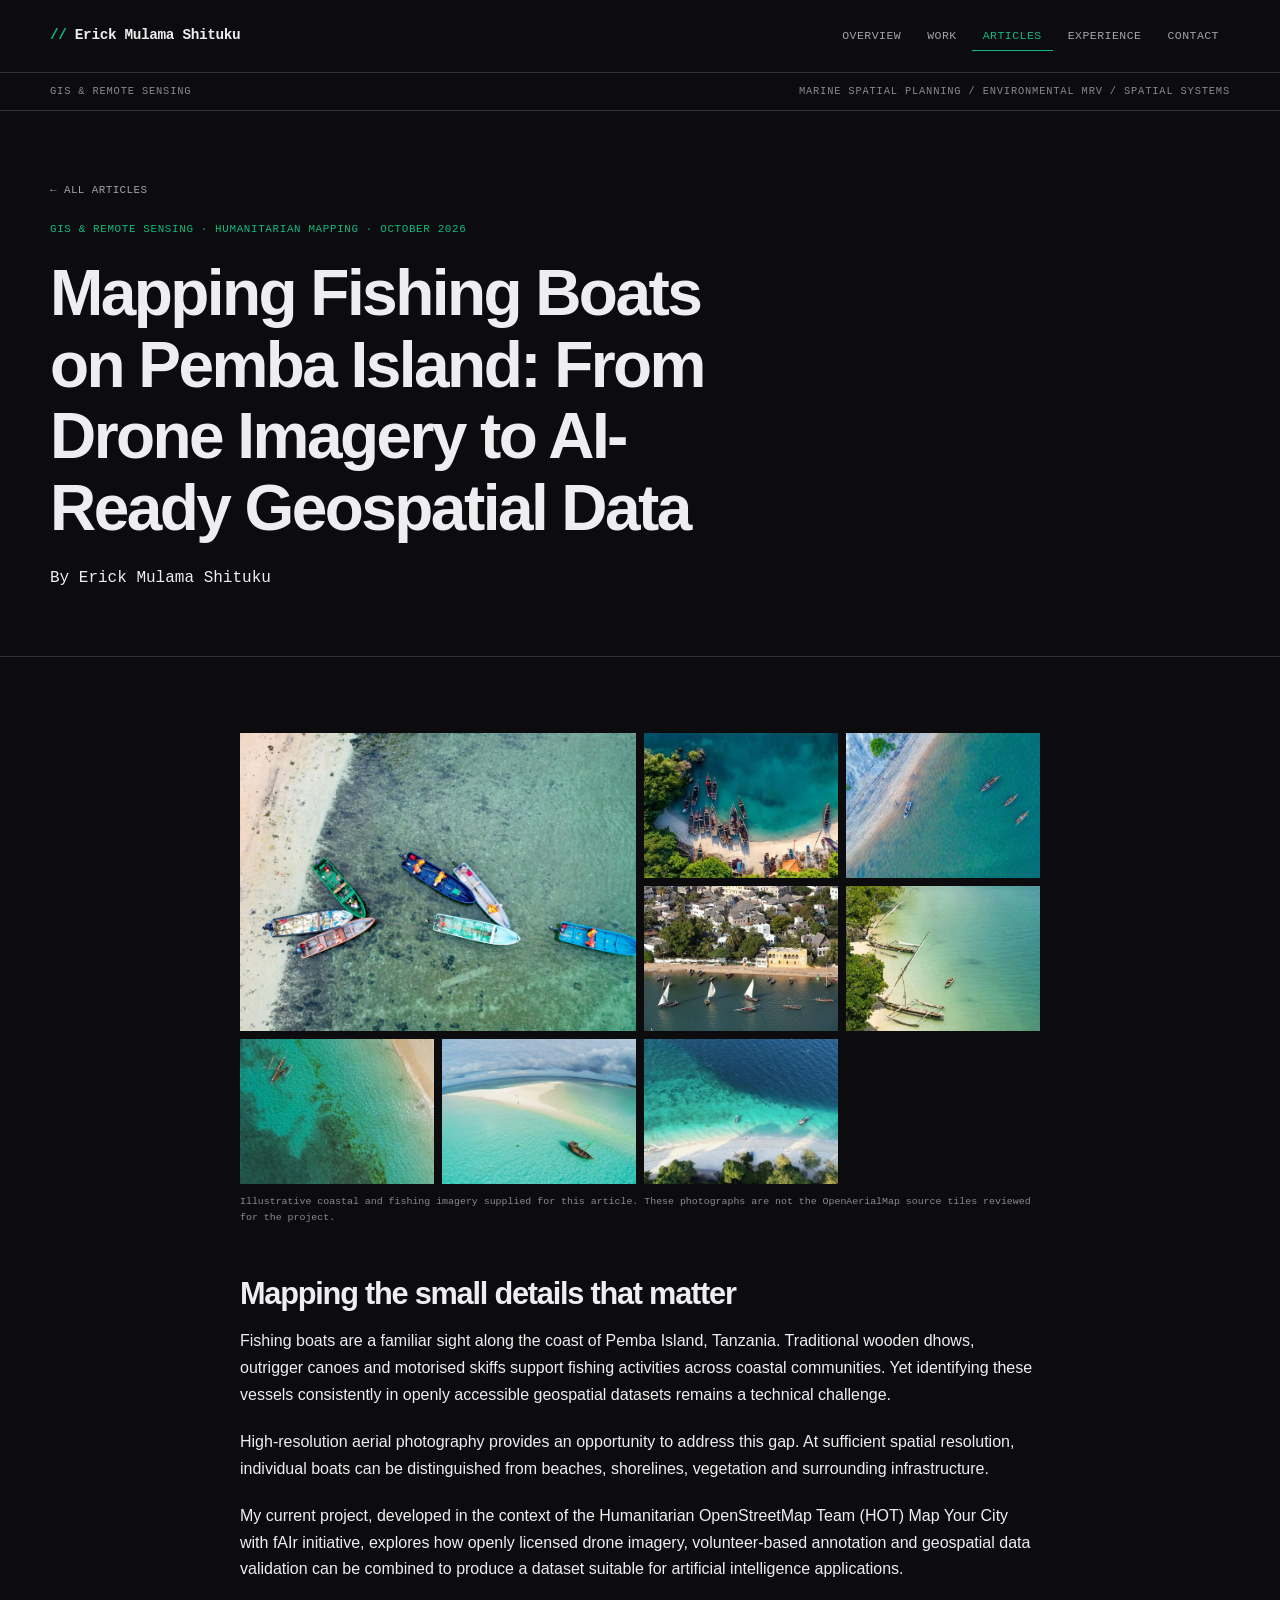
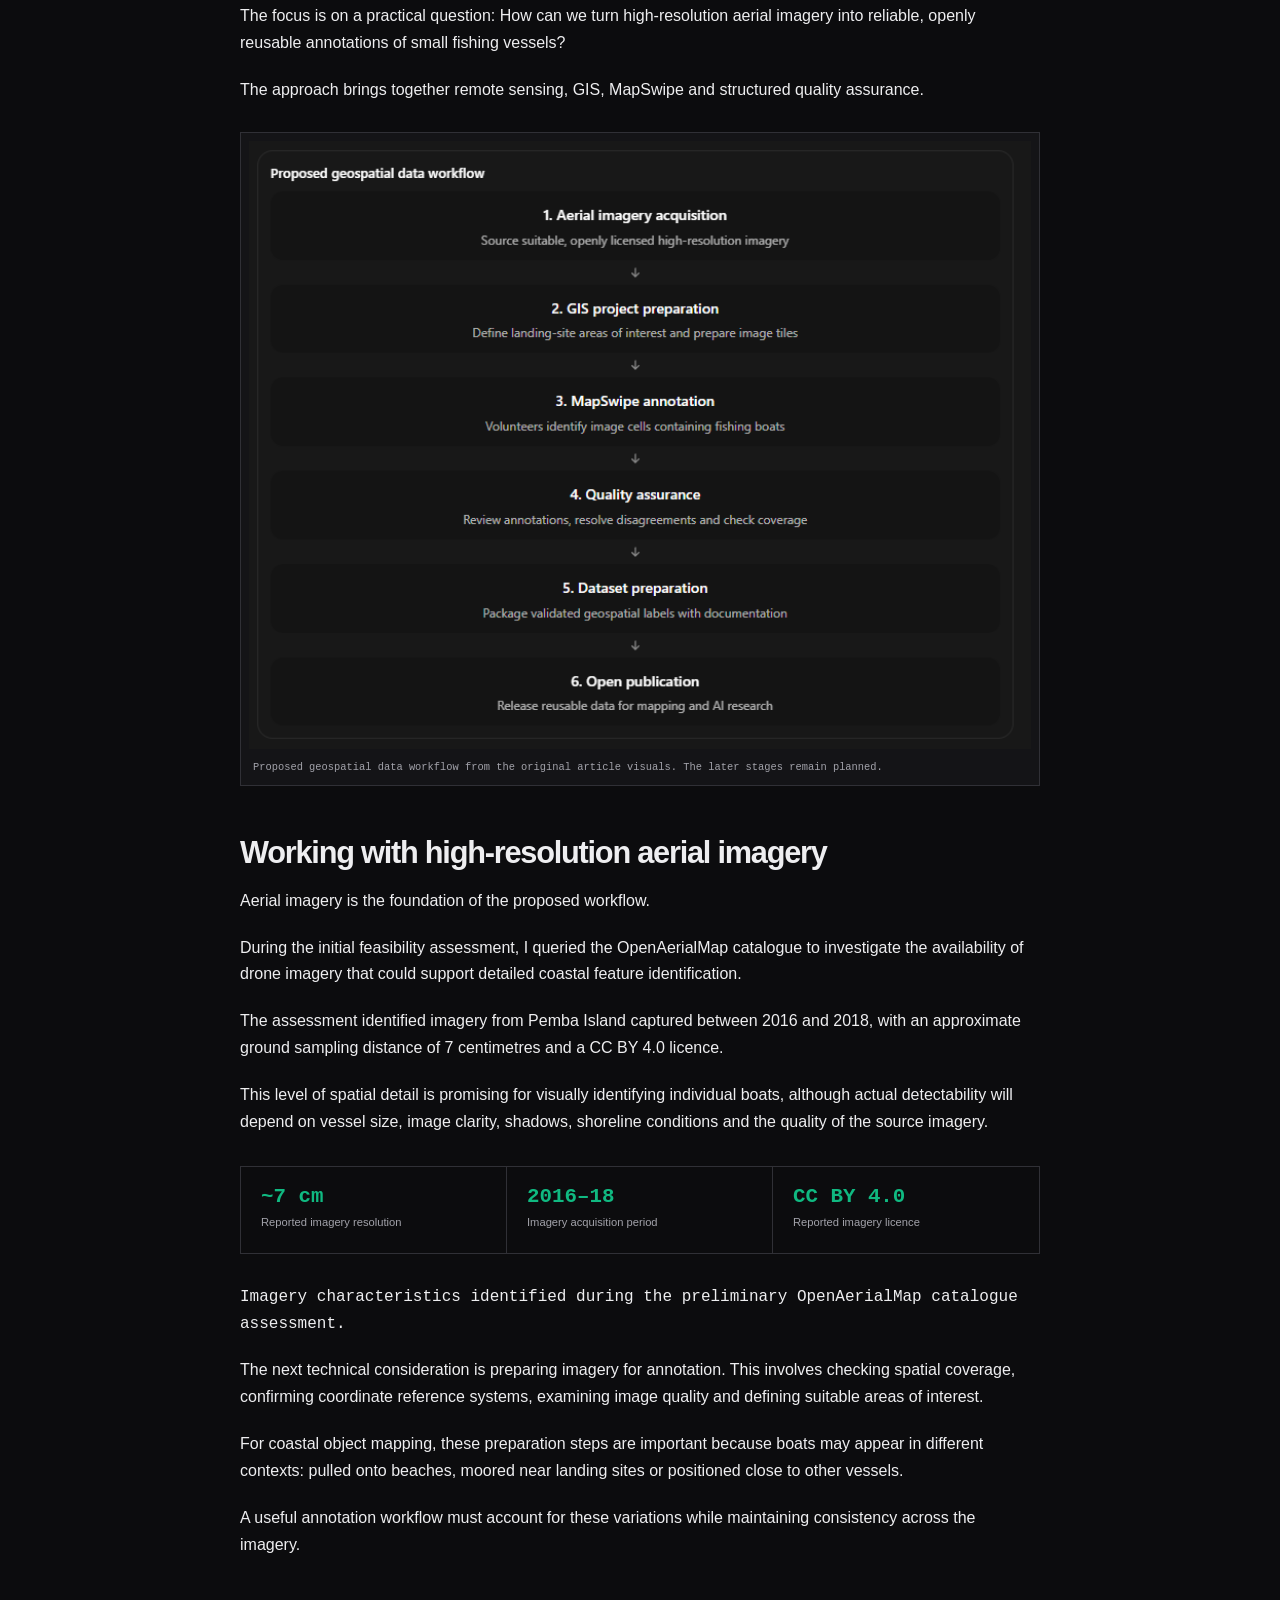
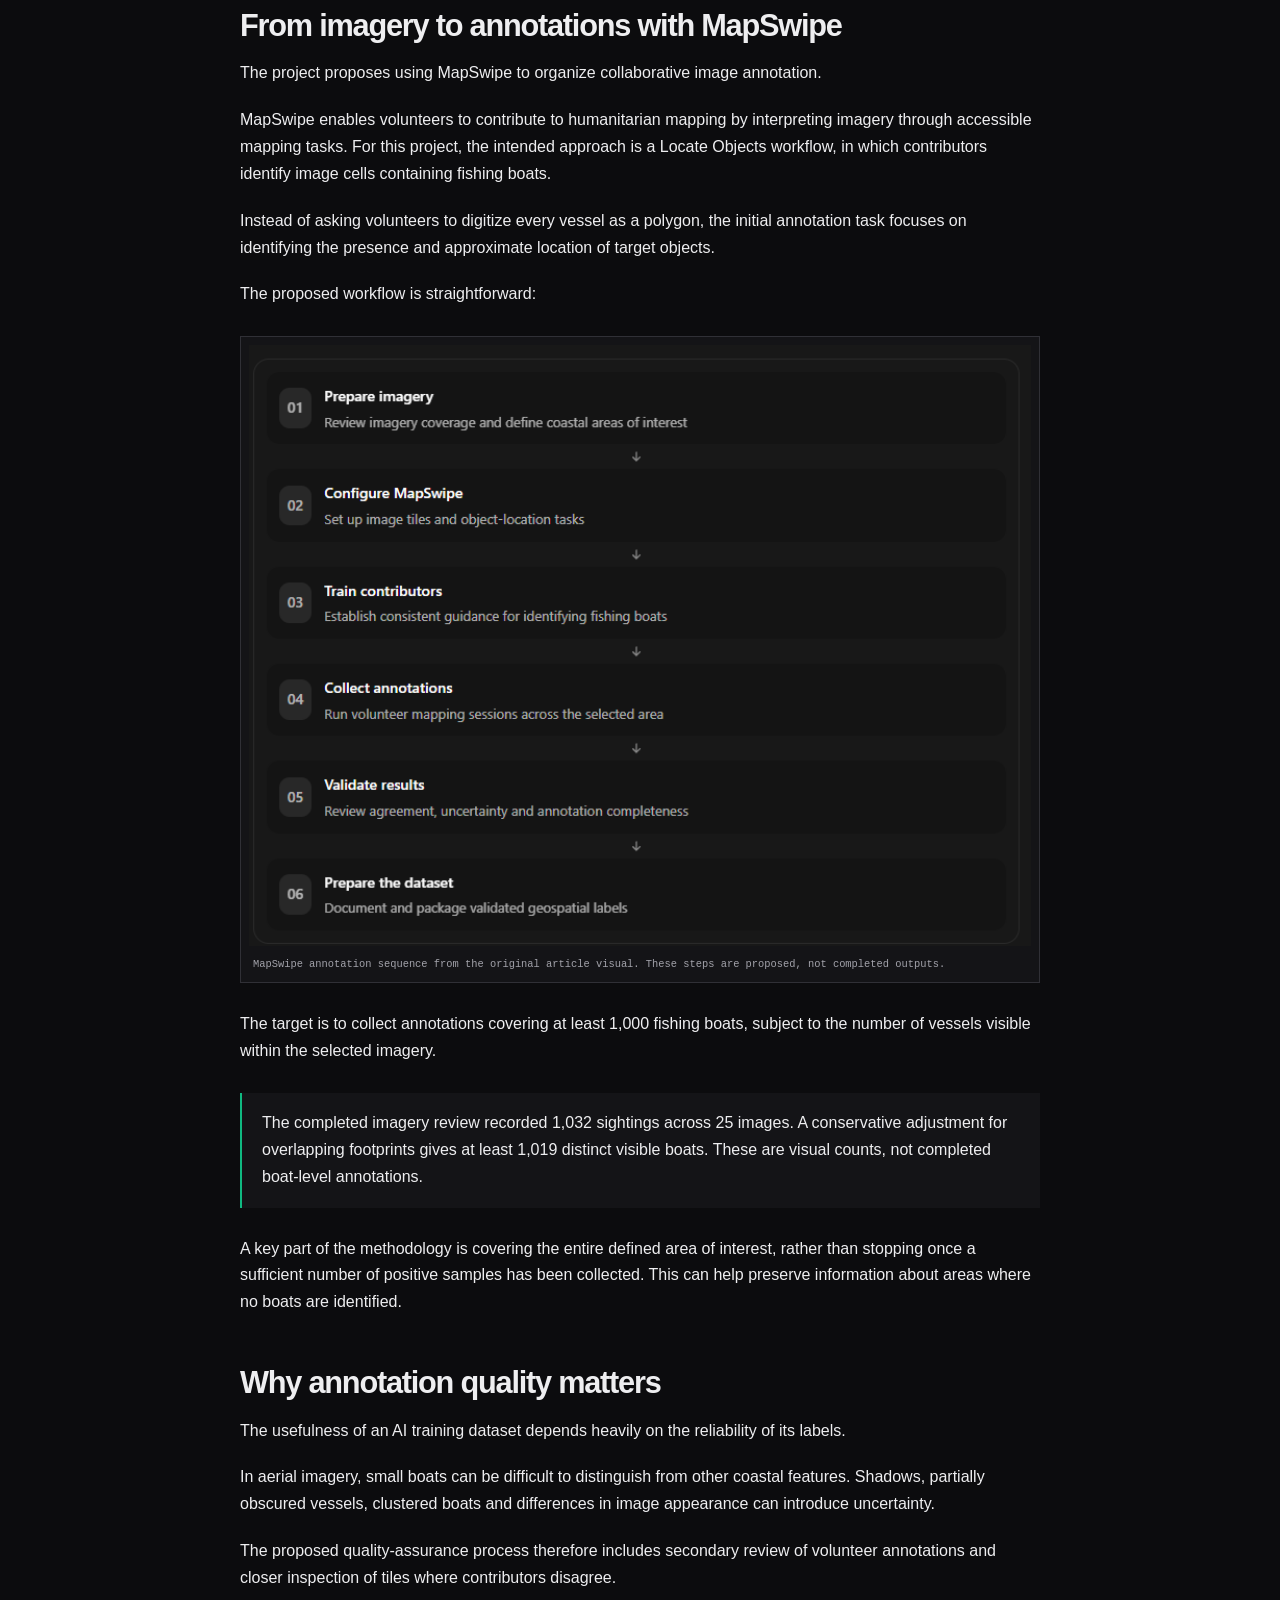
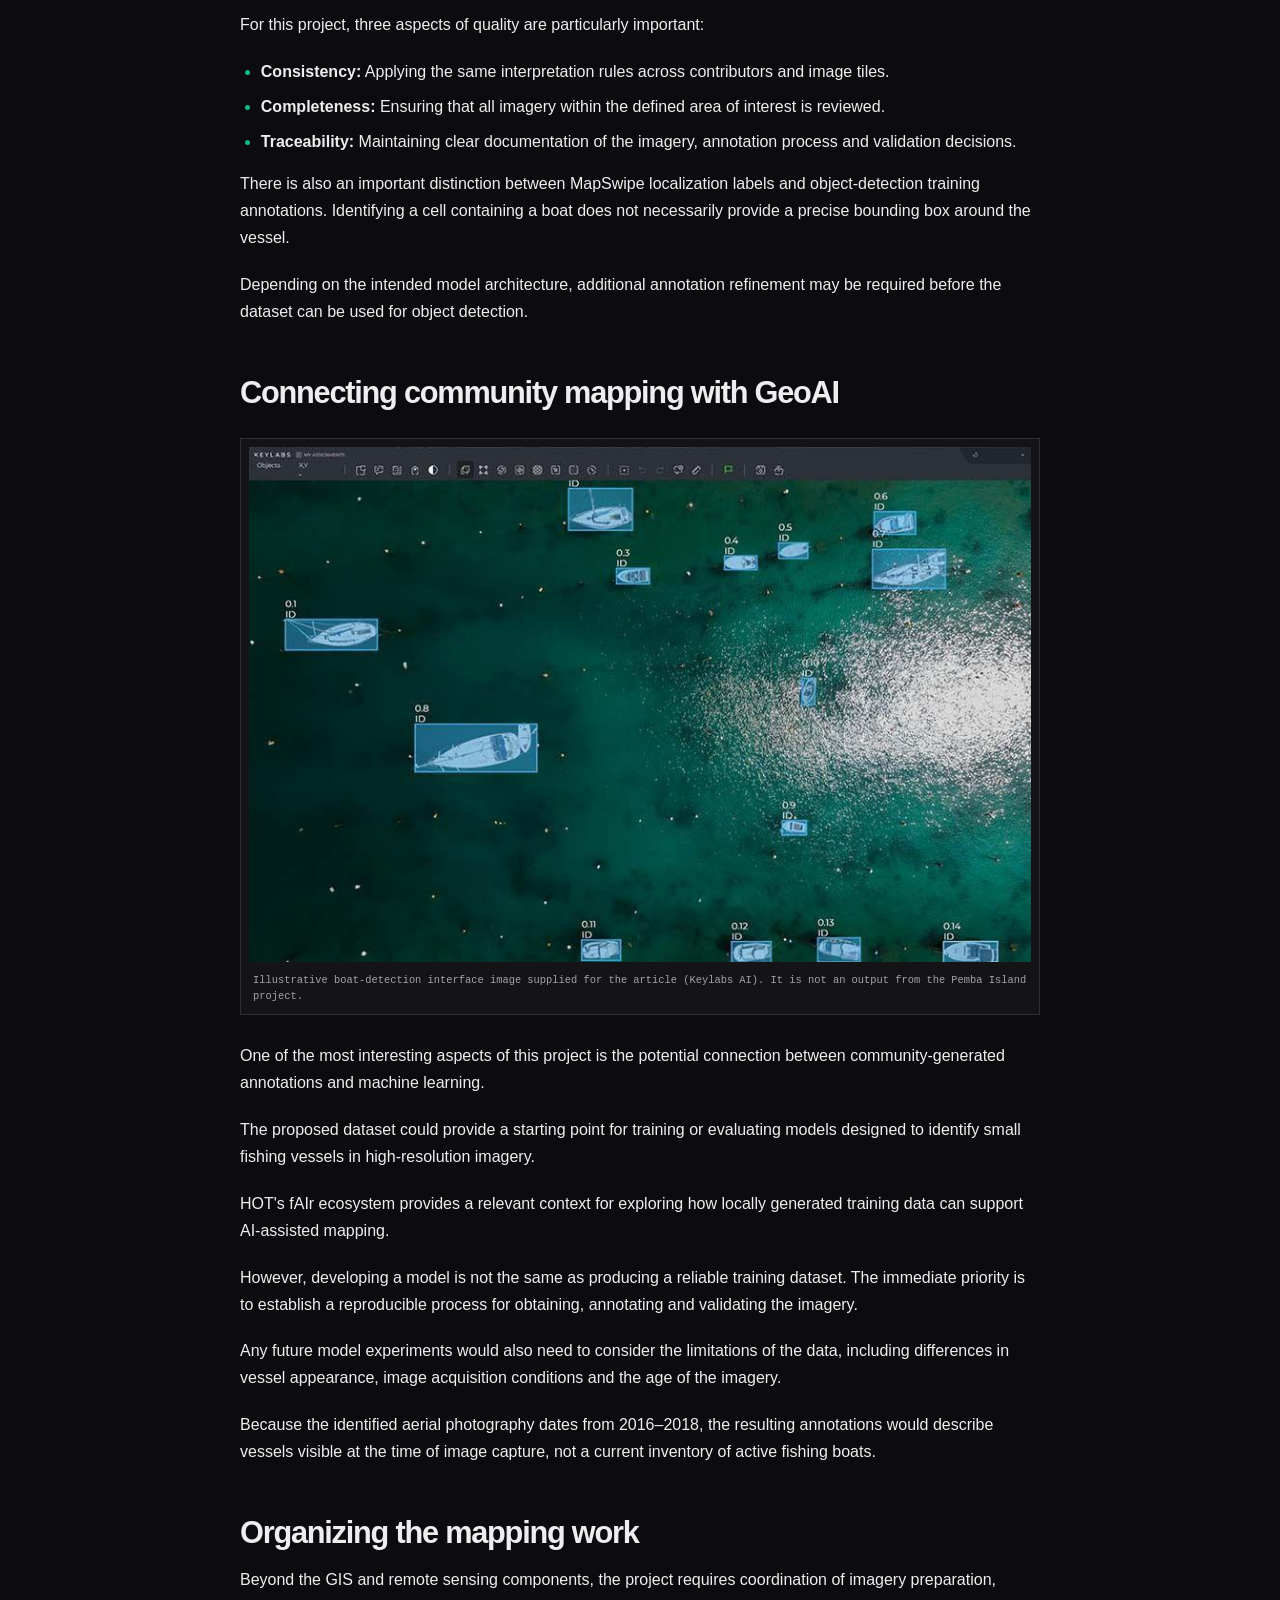
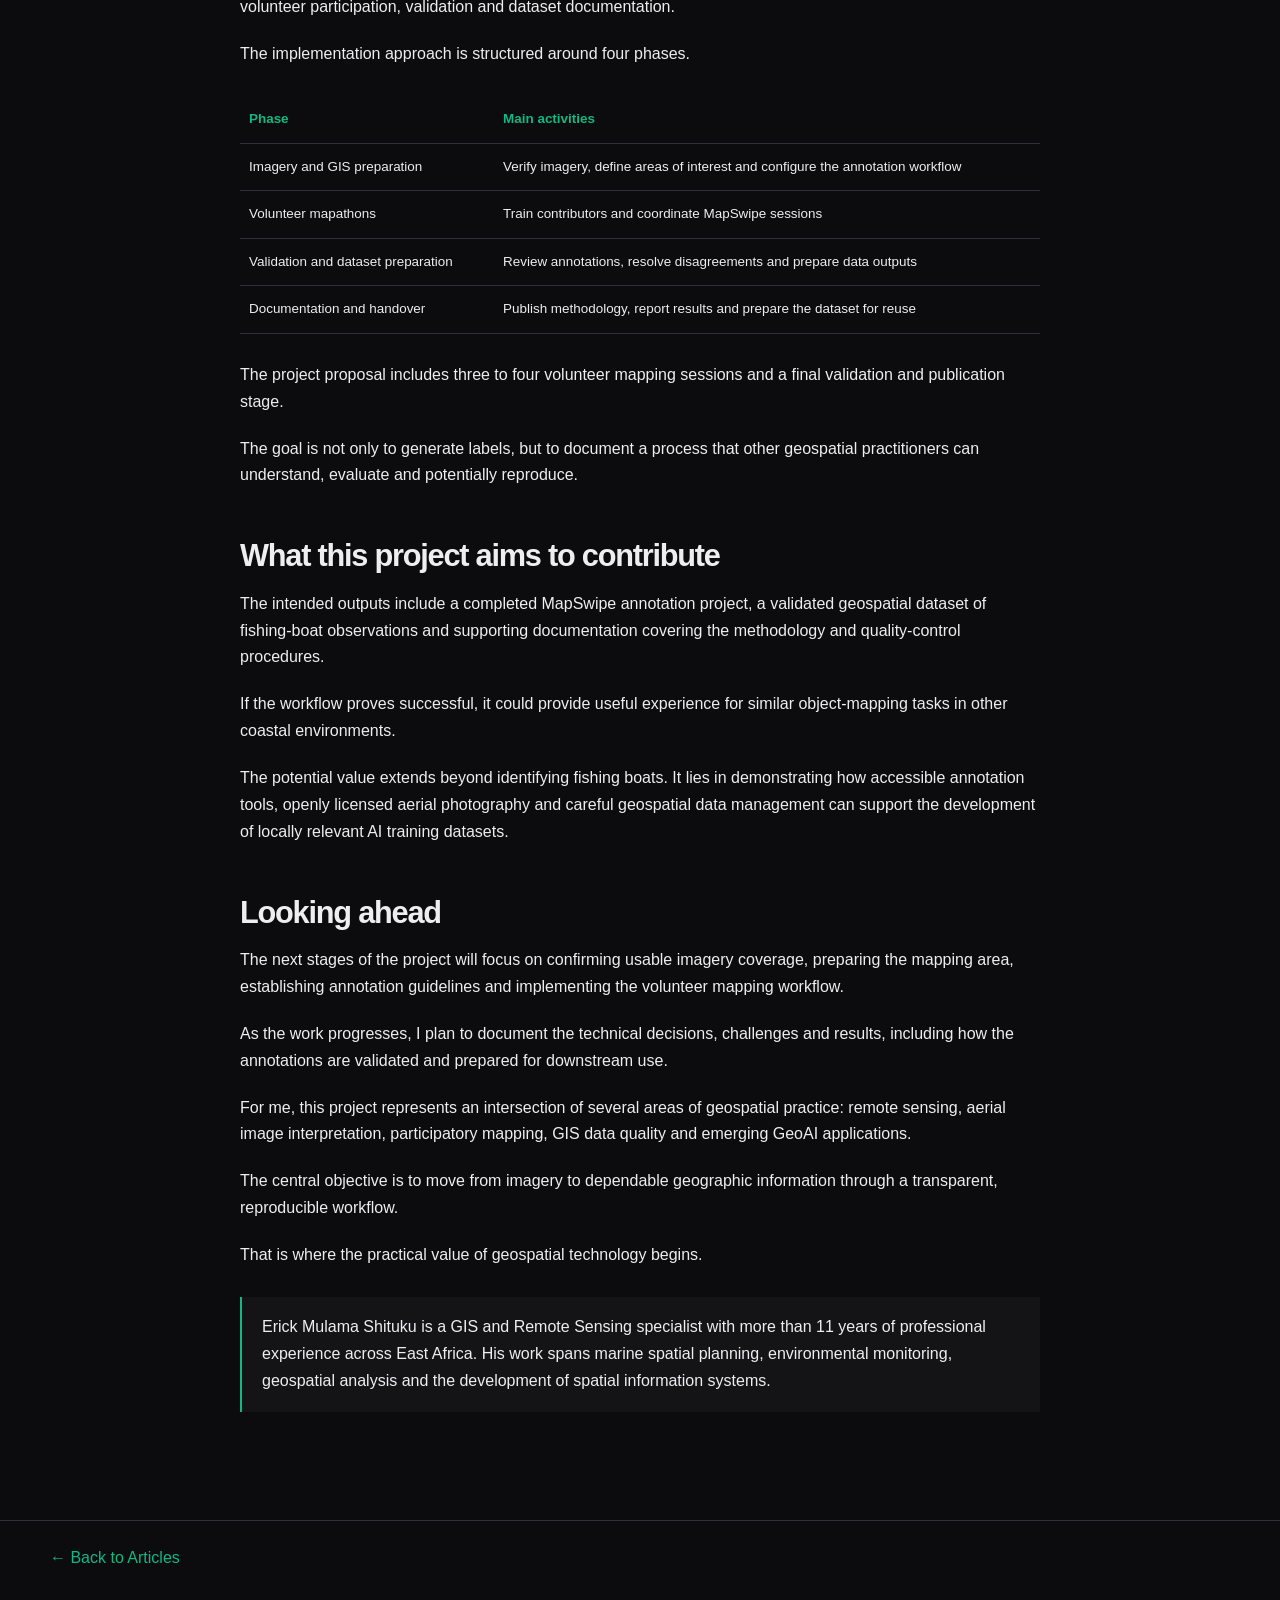
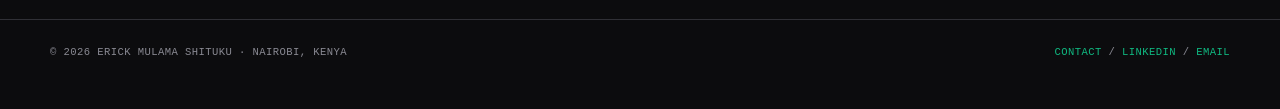
<file: articles/mapping-fishing-boats-pemba-island.html>
<!doctype html>
<html lang="en">
<head>
<meta charset="utf-8">
<meta name="viewport" content="width=device-width, initial-scale=1">
<meta name="theme-color" content="#0c0c0e">
<meta name="description" content="A first-person account of Pemba Island aerial imagery feasibility and a planned MapSwipe and GeoAI annotation workflow.">
<title>Mapping Fishing Boats on Pemba Island: From Drone Imagery to AI-Ready Geospatial Data — Erick Mulama Shituku</title>
<link rel="stylesheet" href="../site.css">
</head>
<body class="article-page">
<nav class="site-nav" aria-label="Main navigation"><div class="wrap nav-inner"><a class="brand" href="../index.html">Erick Mulama Shituku</a><div class="navlinks"><a href="../index.html">Overview</a><a href="../work.html">Work</a><a href="../writing.html" aria-current="page">Articles</a><a href="../about.html">Experience</a><a href="../index.html#contact">Contact</a></div></div></nav>
<div class="data-strip" aria-label="Areas of practice"><div class="wrap"><span>GIS &amp; Remote Sensing</span><span>Marine Spatial Planning / Environmental MRV / Spatial Systems</span></div></div>


<header class="intro"><div class="wrap"><a class="back" href="../writing.html">← All articles</a><span class="meta">GIS &amp; Remote Sensing · Humanitarian Mapping · October 2026</span><h1>Mapping Fishing Boats on Pemba Island: From Drone Imagery to AI-Ready Geospatial Data</h1><p class="byline">By Erick Mulama Shituku</p></div></header>
<main class="wrap">
<div class="gallery" aria-label="Coastal and fishing boat image gallery">
<a href="../images/pemba-article-15.jpg"><img src="../images/pemba-article-15.jpg" alt="Fishing boats viewed vertically in shallow water" fetchpriority="high"></a>
<a href="../images/pemba-article-02.jpg"><img src="../images/pemba-article-02.jpg" alt="Fishing boats gathered along a sheltered beach" loading="lazy"></a>
<a href="../images/pemba-article-03.jpg"><img src="../images/pemba-article-03.jpg" alt="Small boats viewed from above near a sandy shoreline" loading="lazy"></a>
<a href="../images/pemba-article-01.jpg"><img src="../images/pemba-article-01.jpg" alt="Traditional sailboats beside a coastal town" loading="lazy"></a>
<a href="../images/pemba-article-05.jpg"><img src="../images/pemba-article-05.jpg" alt="Outrigger boats in shallow coastal water" loading="lazy"></a>
<a href="../images/pemba-article-07.jpg"><img src="../images/pemba-article-07.jpg" alt="Boat in turquoise water beside a beach" loading="lazy"></a>
<a href="../images/pemba-article-08.jpg"><img src="../images/pemba-article-08.jpg" alt="Wooden boat above a shallow coastal reef" loading="lazy"></a>
<a href="../images/pemba-article-13.jpg"><img src="../images/pemba-article-13.jpg" alt="Two boats in shallow water near a beach" loading="lazy"></a>
</div>
<p class="gallery-caption">Illustrative coastal and fishing imagery supplied for this article. These photographs are not the OpenAerialMap source tiles reviewed for the project.</p>
<h2>Mapping the small details that matter</h2>
<p>Fishing boats are a familiar sight along the coast of Pemba Island, Tanzania. Traditional wooden dhows, outrigger canoes and motorised skiffs support fishing activities across coastal communities. Yet identifying these vessels consistently in openly accessible geospatial datasets remains a technical challenge.</p>
<p>High-resolution aerial photography provides an opportunity to address this gap. At sufficient spatial resolution, individual boats can be distinguished from beaches, shorelines, vegetation and surrounding infrastructure.</p>
<p>My current project, developed in the context of the Humanitarian OpenStreetMap Team (HOT) Map Your City with fAIr initiative, explores how openly licensed drone imagery, volunteer-based annotation and geospatial data validation can be combined to produce a dataset suitable for artificial intelligence applications.</p>
<p>The focus is on a practical question: How can we turn high-resolution aerial imagery into reliable, openly reusable annotations of small fishing vessels?</p>
<p>The approach brings together remote sensing, GIS, MapSwipe and structured quality assurance.</p>
<figure class="diagram"><img src="../images/pemba-geospatial-workflow.png" alt="Proposed workflow: aerial imagery acquisition, GIS project preparation, MapSwipe annotation, quality assurance, dataset preparation, and open publication" loading="lazy"><figcaption>Proposed geospatial data workflow from the original article visuals. The later stages remain planned.</figcaption></figure>
<h2>Working with high-resolution aerial imagery</h2>
<p>Aerial imagery is the foundation of the proposed workflow.</p>
<p>During the initial feasibility assessment, I queried the OpenAerialMap catalogue to investigate the availability of drone imagery that could support detailed coastal feature identification.</p>
<p>The assessment identified imagery from Pemba Island captured between 2016 and 2018, with an approximate ground sampling distance of 7 centimetres and a CC BY 4.0 licence.</p>
<p>This level of spatial detail is promising for visually identifying individual boats, although actual detectability will depend on vessel size, image clarity, shadows, shoreline conditions and the quality of the source imagery.</p>
<div class="metrics"><div><strong>~7 cm</strong><span>Reported imagery resolution</span></div><div><strong>2016–18</strong><span>Imagery acquisition period</span></div><div><strong>CC BY 4.0</strong><span>Reported imagery licence</span></div></div>
<p class="byline">Imagery characteristics identified during the preliminary OpenAerialMap catalogue assessment.</p>
<p>The next technical consideration is preparing imagery for annotation. This involves checking spatial coverage, confirming coordinate reference systems, examining image quality and defining suitable areas of interest.</p>
<p>For coastal object mapping, these preparation steps are important because boats may appear in different contexts: pulled onto beaches, moored near landing sites or positioned close to other vessels.</p>
<p>A useful annotation workflow must account for these variations while maintaining consistency across the imagery.</p>
<h2>From imagery to annotations with MapSwipe</h2>
<p>The project proposes using MapSwipe to organize collaborative image annotation.</p>
<p>MapSwipe enables volunteers to contribute to humanitarian mapping by interpreting imagery through accessible mapping tasks. For this project, the intended approach is a Locate Objects workflow, in which contributors identify image cells containing fishing boats.</p>
<p>Instead of asking volunteers to digitize every vessel as a polygon, the initial annotation task focuses on identifying the presence and approximate location of target objects.</p>
<p>The proposed workflow is straightforward:</p>
<figure class="diagram"><img src="../images/pemba-mapswipe-steps.png" alt="Six planned steps: prepare imagery, configure MapSwipe, train contributors, collect annotations, validate results, and prepare the dataset" loading="lazy"><figcaption>MapSwipe annotation sequence from the original article visual. These steps are proposed, not completed outputs.</figcaption></figure>
<p>The target is to collect annotations covering at least 1,000 fishing boats, subject to the number of vessels visible within the selected imagery.</p>
<div class="note"><p>The completed imagery review recorded 1,032 sightings across 25 images. A conservative adjustment for overlapping footprints gives at least 1,019 distinct visible boats. These are visual counts, not completed boat-level annotations.</p></div>
<p>A key part of the methodology is covering the entire defined area of interest, rather than stopping once a sufficient number of positive samples has been collected. This can help preserve information about areas where no boats are identified.</p>
<h2>Why annotation quality matters</h2>
<p>The usefulness of an AI training dataset depends heavily on the reliability of its labels.</p>
<p>In aerial imagery, small boats can be difficult to distinguish from other coastal features. Shadows, partially obscured vessels, clustered boats and differences in image appearance can introduce uncertainty.</p>
<p>The proposed quality-assurance process therefore includes secondary review of volunteer annotations and closer inspection of tiles where contributors disagree.</p>
<p>For this project, three aspects of quality are particularly important:</p>
<ul><li><strong>Consistency:</strong> Applying the same interpretation rules across contributors and image tiles.</li><li><strong>Completeness:</strong> Ensuring that all imagery within the defined area of interest is reviewed.</li><li><strong>Traceability:</strong> Maintaining clear documentation of the imagery, annotation process and validation decisions.</li></ul>
<p>There is also an important distinction between MapSwipe localization labels and object-detection training annotations. Identifying a cell containing a boat does not necessarily provide a precise bounding box around the vessel.</p>
<p>Depending on the intended model architecture, additional annotation refinement may be required before the dataset can be used for object detection.</p>
<h2>Connecting community mapping with GeoAI</h2>
<figure><img src="../images/pemba-article-16.jpg" alt="Example object detection interface marking boats with bounding boxes" loading="lazy"><figcaption>Illustrative boat-detection interface image supplied for the article (Keylabs AI). It is not an output from the Pemba Island project.</figcaption></figure>
<p>One of the most interesting aspects of this project is the potential connection between community-generated annotations and machine learning.</p>
<p>The proposed dataset could provide a starting point for training or evaluating models designed to identify small fishing vessels in high-resolution imagery.</p>
<p>HOT's fAIr ecosystem provides a relevant context for exploring how locally generated training data can support AI-assisted mapping.</p>
<p>However, developing a model is not the same as producing a reliable training dataset. The immediate priority is to establish a reproducible process for obtaining, annotating and validating the imagery.</p>
<p>Any future model experiments would also need to consider the limitations of the data, including differences in vessel appearance, image acquisition conditions and the age of the imagery.</p>
<p>Because the identified aerial photography dates from 2016–2018, the resulting annotations would describe vessels visible at the time of image capture, not a current inventory of active fishing boats.</p>
<h2>Organizing the mapping work</h2>
<p>Beyond the GIS and remote sensing components, the project requires coordination of imagery preparation, volunteer participation, validation and dataset documentation.</p>
<p>The implementation approach is structured around four phases.</p>
<table class="phase-table"><thead><tr><th>Phase</th><th>Main activities</th></tr></thead><tbody><tr><td>Imagery and GIS preparation</td><td>Verify imagery, define areas of interest and configure the annotation workflow</td></tr><tr><td>Volunteer mapathons</td><td>Train contributors and coordinate MapSwipe sessions</td></tr><tr><td>Validation and dataset preparation</td><td>Review annotations, resolve disagreements and prepare data outputs</td></tr><tr><td>Documentation and handover</td><td>Publish methodology, report results and prepare the dataset for reuse</td></tr></tbody></table>
<p>The project proposal includes three to four volunteer mapping sessions and a final validation and publication stage.</p>
<p>The goal is not only to generate labels, but to document a process that other geospatial practitioners can understand, evaluate and potentially reproduce.</p>
<h2>What this project aims to contribute</h2>
<p>The intended outputs include a completed MapSwipe annotation project, a validated geospatial dataset of fishing-boat observations and supporting documentation covering the methodology and quality-control procedures.</p>
<p>If the workflow proves successful, it could provide useful experience for similar object-mapping tasks in other coastal environments.</p>
<p>The potential value extends beyond identifying fishing boats. It lies in demonstrating how accessible annotation tools, openly licensed aerial photography and careful geospatial data management can support the development of locally relevant AI training datasets.</p>
<h2>Looking ahead</h2>
<p>The next stages of the project will focus on confirming usable imagery coverage, preparing the mapping area, establishing annotation guidelines and implementing the volunteer mapping workflow.</p>
<p>As the work progresses, I plan to document the technical decisions, challenges and results, including how the annotations are validated and prepared for downstream use.</p>
<p>For me, this project represents an intersection of several areas of geospatial practice: remote sensing, aerial image interpretation, participatory mapping, GIS data quality and emerging GeoAI applications.</p>
<p>The central objective is to move from imagery to dependable geographic information through a transparent, reproducible workflow.</p>
<p>That is where the practical value of geospatial technology begins.</p>
<div class="note"><p>Erick Mulama Shituku is a GIS and Remote Sensing specialist with more than 11 years of professional experience across East Africa. His work spans marine spatial planning, environmental monitoring, geospatial analysis and the development of spatial information systems.</p></div>
</main>
<footer><div class="wrap"><a href="../writing.html">← Back to Articles</a></div></footer>

<footer class="site-footer"><div class="wrap"><span>© 2026 Erick Mulama Shituku · Nairobi, Kenya</span><span><a href="../index.html#contact">Contact</a> / <a href="https://www.linkedin.com/in/erickmulama" rel="noopener">LinkedIn</a> / <a href="mailto:ericmulama@gmail.com">Email</a></span></div></footer><script data-goatcounter="https://ericmulama.goatcounter.com/count" async src="//gc.zgo.at/count.js"></script>
</body>
</html>
</file>
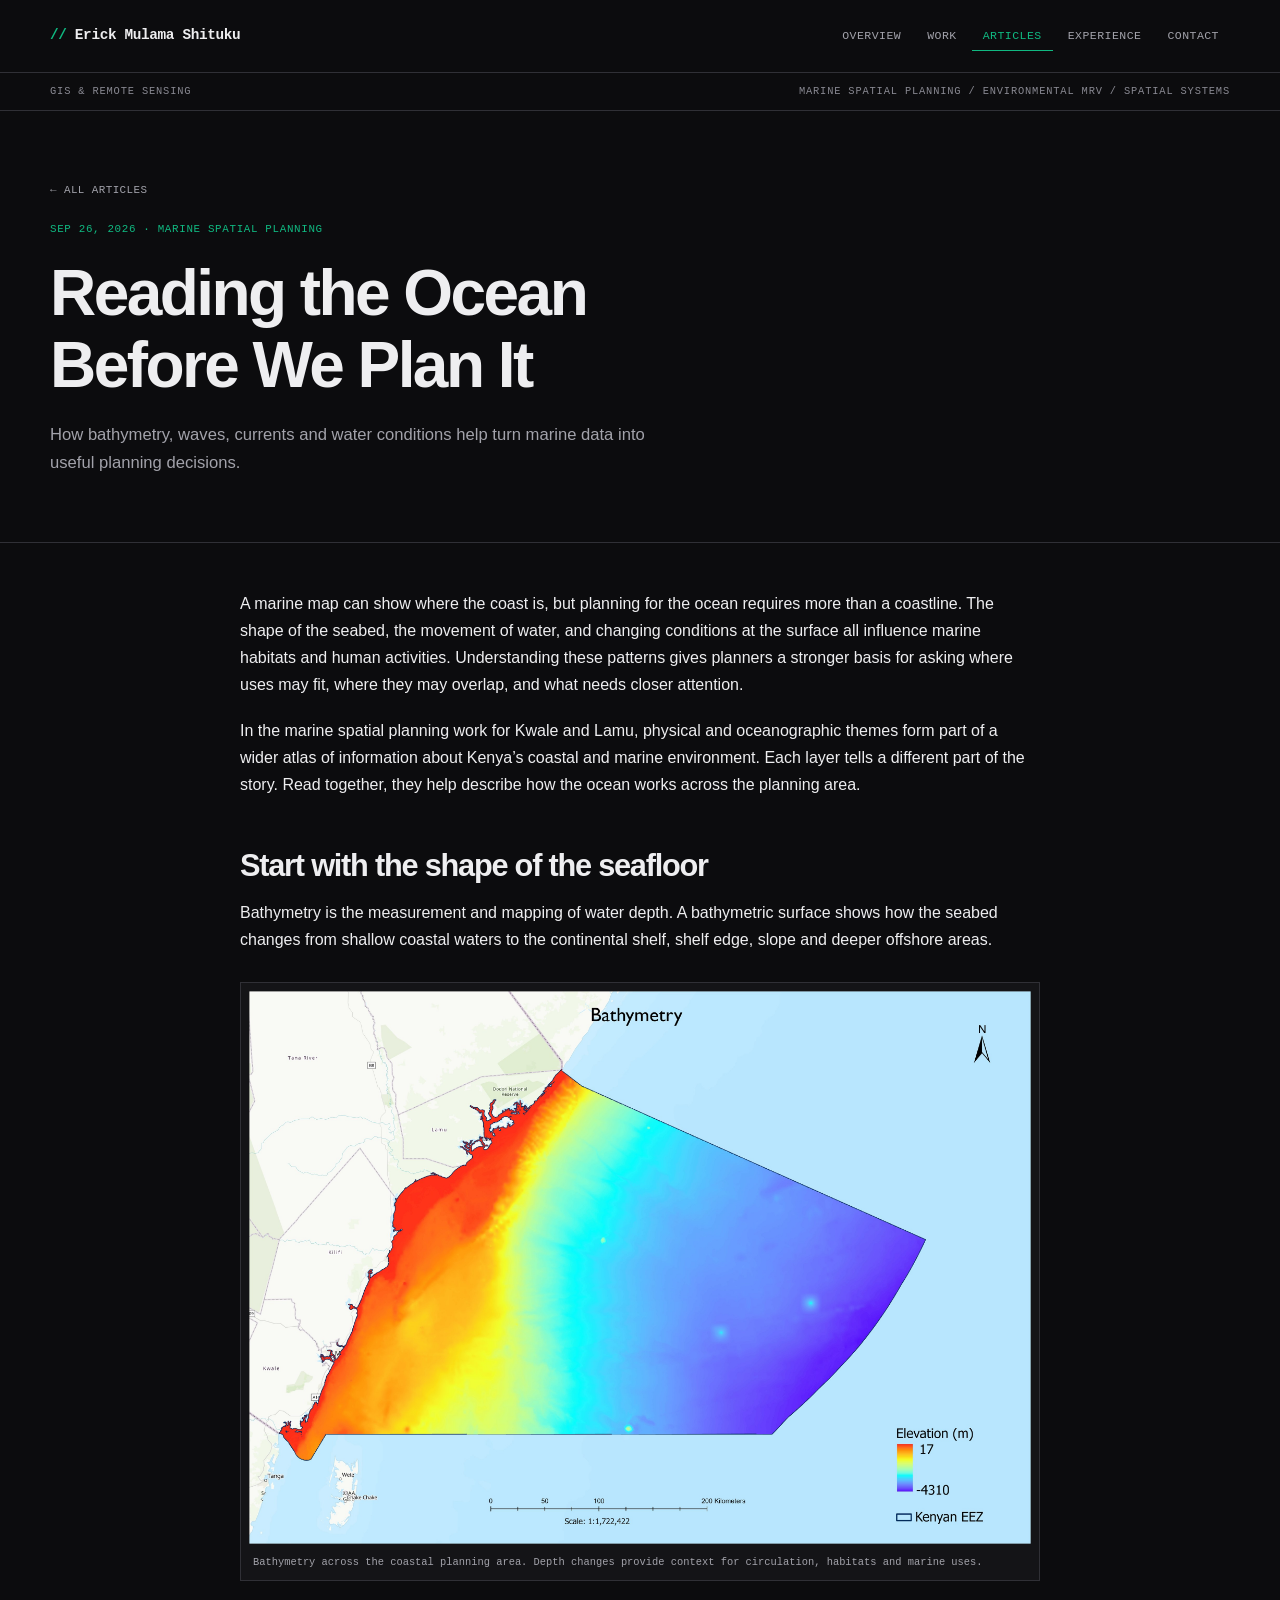
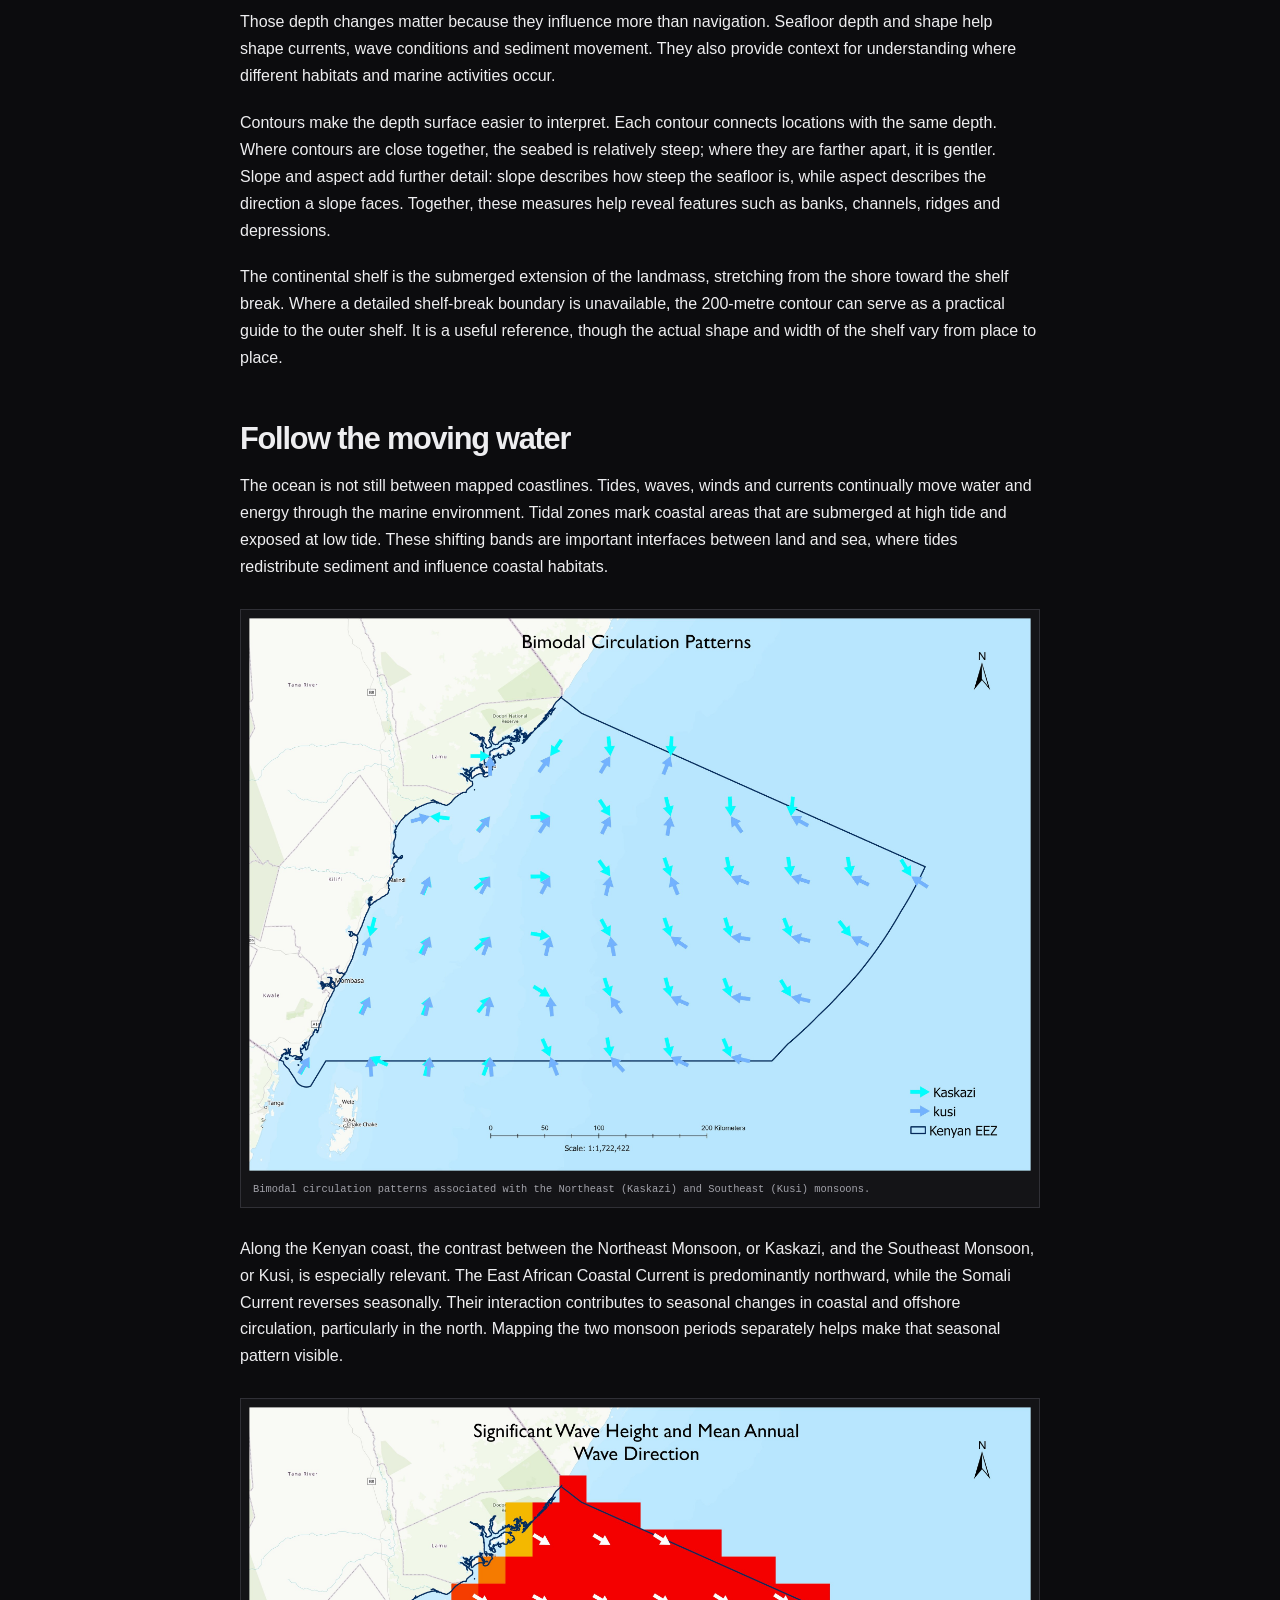
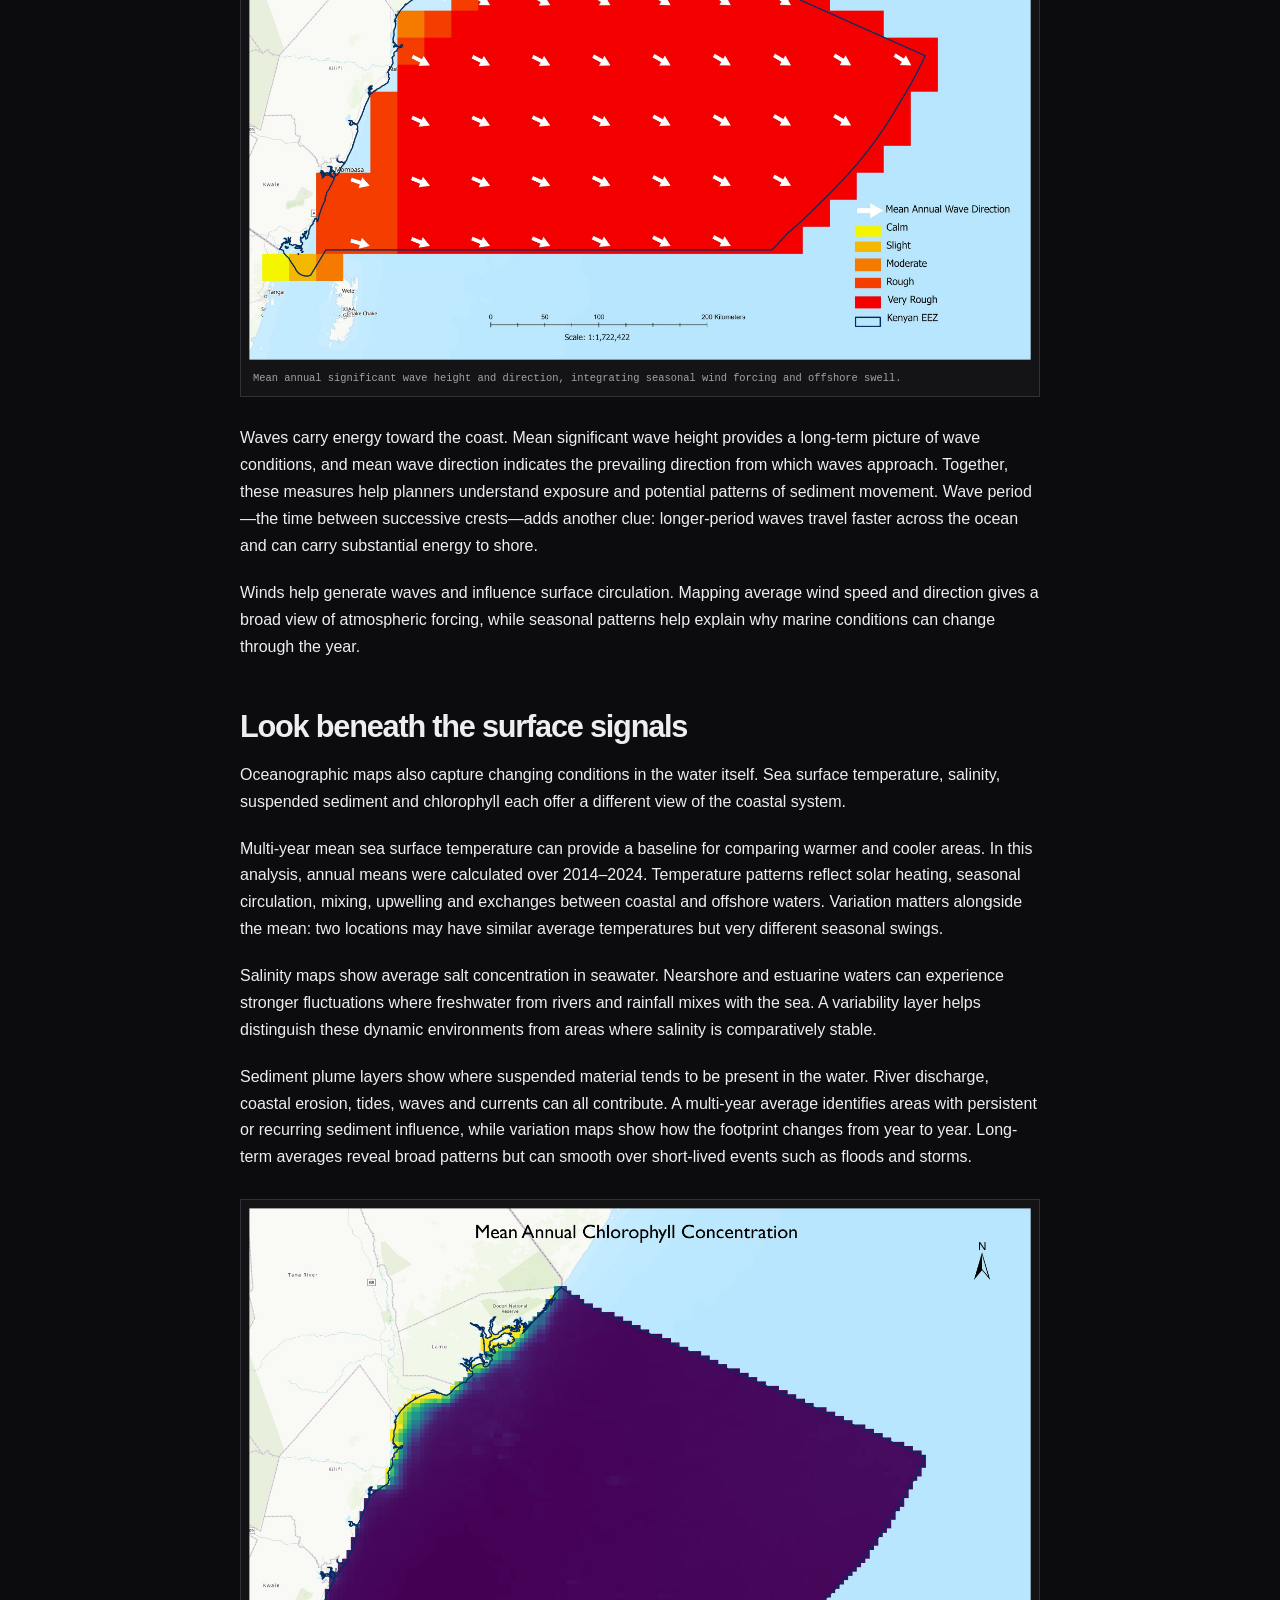
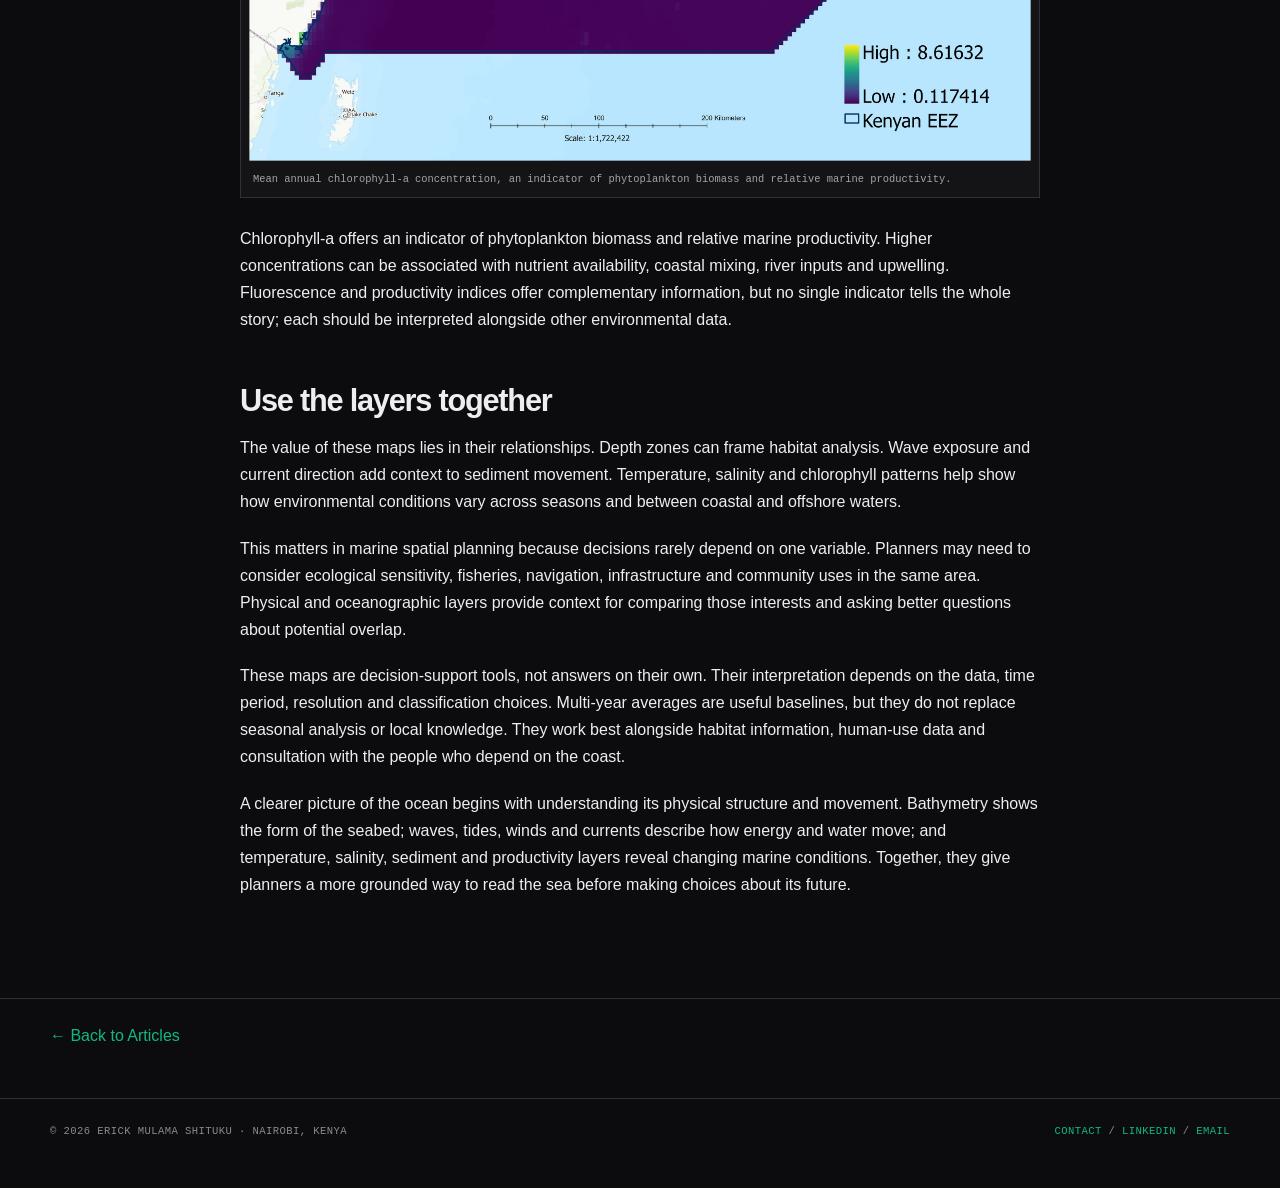
<file: articles/reading-the-ocean-before-we-plan-it.html>
<!doctype html>
<html lang="en">
<head>
<meta charset="utf-8">
<meta name="viewport" content="width=device-width, initial-scale=1">
<meta name="theme-color" content="#0c0c0e">
<meta name="description" content="How bathymetry, waves, currents and ocean conditions help inform marine spatial planning along Kenya’s coast.">
<title>Reading the Ocean Before We Plan It — Erick Mulama Shituku</title>
<link rel="stylesheet" href="../site.css">
</head>
<body class="article-page">
<nav class="site-nav" aria-label="Main navigation"><div class="wrap nav-inner"><a class="brand" href="../index.html">Erick Mulama Shituku</a><div class="navlinks"><a href="../index.html">Overview</a><a href="../work.html">Work</a><a href="../writing.html" aria-current="page">Articles</a><a href="../about.html">Experience</a><a href="../index.html#contact">Contact</a></div></div></nav>
<div class="data-strip" aria-label="Areas of practice"><div class="wrap"><span>GIS &amp; Remote Sensing</span><span>Marine Spatial Planning / Environmental MRV / Spatial Systems</span></div></div>


<header class="intro"><div class="wrap"><a class="back" href="../writing.html">← All articles</a><span class="meta">Sep 26, 2026 · Marine spatial planning</span><h1>Reading the Ocean Before We Plan It</h1><p class="dek">How bathymetry, waves, currents and water conditions help turn marine data into useful planning decisions.</p></div></header>
<main class="wrap">
<p>A marine map can show where the coast is, but planning for the ocean requires more than a coastline. The shape of the seabed, the movement of water, and changing conditions at the surface all influence marine habitats and human activities. Understanding these patterns gives planners a stronger basis for asking where uses may fit, where they may overlap, and what needs closer attention.</p>
<p>In the marine spatial planning work for Kwale and Lamu, physical and oceanographic themes form part of a wider atlas of information about Kenya’s coastal and marine environment. Each layer tells a different part of the story. Read together, they help describe how the ocean works across the planning area.</p>
<h2>Start with the shape of the seafloor</h2>
<p>Bathymetry is the measurement and mapping of water depth. A bathymetric surface shows how the seabed changes from shallow coastal waters to the continental shelf, shelf edge, slope and deeper offshore areas.</p>
<figure><img src="../images/kenya-coast-bathymetry.jpg" alt="Bathymetry map showing seabed depth gradients from Kenya’s coast to offshore waters"><figcaption>Bathymetry across the coastal planning area. Depth changes provide context for circulation, habitats and marine uses.</figcaption></figure>
<p>Those depth changes matter because they influence more than navigation. Seafloor depth and shape help shape currents, wave conditions and sediment movement. They also provide context for understanding where different habitats and marine activities occur.</p>
<p>Contours make the depth surface easier to interpret. Each contour connects locations with the same depth. Where contours are close together, the seabed is relatively steep; where they are farther apart, it is gentler. Slope and aspect add further detail: slope describes how steep the seafloor is, while aspect describes the direction a slope faces. Together, these measures help reveal features such as banks, channels, ridges and depressions.</p>
<p>The continental shelf is the submerged extension of the landmass, stretching from the shore toward the shelf break. Where a detailed shelf-break boundary is unavailable, the 200-metre contour can serve as a practical guide to the outer shelf. It is a useful reference, though the actual shape and width of the shelf vary from place to place.</p>
<h2>Follow the moving water</h2>
<p>The ocean is not still between mapped coastlines. Tides, waves, winds and currents continually move water and energy through the marine environment. Tidal zones mark coastal areas that are submerged at high tide and exposed at low tide. These shifting bands are important interfaces between land and sea, where tides redistribute sediment and influence coastal habitats.</p>
<figure><img src="../images/kenya-coast-monsoon-circulation.jpg" alt="Map of seasonal Kaskazi and Kusi current directions along the Kenyan coast"><figcaption>Bimodal circulation patterns associated with the Northeast (Kaskazi) and Southeast (Kusi) monsoons.</figcaption></figure>
<p>Along the Kenyan coast, the contrast between the Northeast Monsoon, or Kaskazi, and the Southeast Monsoon, or Kusi, is especially relevant. The East African Coastal Current is predominantly northward, while the Somali Current reverses seasonally. Their interaction contributes to seasonal changes in coastal and offshore circulation, particularly in the north. Mapping the two monsoon periods separately helps make that seasonal pattern visible.</p>
<figure><img src="../images/kenya-coast-wave-height-direction.jpg" alt="Map showing mean annual significant wave height and wave direction across Kenya’s coastal waters"><figcaption>Mean annual significant wave height and direction, integrating seasonal wind forcing and offshore swell.</figcaption></figure>
<p>Waves carry energy toward the coast. Mean significant wave height provides a long-term picture of wave conditions, and mean wave direction indicates the prevailing direction from which waves approach. Together, these measures help planners understand exposure and potential patterns of sediment movement. Wave period—the time between successive crests—adds another clue: longer-period waves travel faster across the ocean and can carry substantial energy to shore.</p>
<p>Winds help generate waves and influence surface circulation. Mapping average wind speed and direction gives a broad view of atmospheric forcing, while seasonal patterns help explain why marine conditions can change through the year.</p>
<h2>Look beneath the surface signals</h2>
<p>Oceanographic maps also capture changing conditions in the water itself. Sea surface temperature, salinity, suspended sediment and chlorophyll each offer a different view of the coastal system.</p>
<p>Multi-year mean sea surface temperature can provide a baseline for comparing warmer and cooler areas. In this analysis, annual means were calculated over 2014–2024. Temperature patterns reflect solar heating, seasonal circulation, mixing, upwelling and exchanges between coastal and offshore waters. Variation matters alongside the mean: two locations may have similar average temperatures but very different seasonal swings.</p>
<p>Salinity maps show average salt concentration in seawater. Nearshore and estuarine waters can experience stronger fluctuations where freshwater from rivers and rainfall mixes with the sea. A variability layer helps distinguish these dynamic environments from areas where salinity is comparatively stable.</p>
<p>Sediment plume layers show where suspended material tends to be present in the water. River discharge, coastal erosion, tides, waves and currents can all contribute. A multi-year average identifies areas with persistent or recurring sediment influence, while variation maps show how the footprint changes from year to year. Long-term averages reveal broad patterns but can smooth over short-lived events such as floods and storms.</p>
<figure><img src="../images/kenya-coast-chlorophyll-concentration.jpg" alt="Mean annual chlorophyll-a concentration map across Kenya’s coastal waters"><figcaption>Mean annual chlorophyll-a concentration, an indicator of phytoplankton biomass and relative marine productivity.</figcaption></figure>
<p>Chlorophyll-a offers an indicator of phytoplankton biomass and relative marine productivity. Higher concentrations can be associated with nutrient availability, coastal mixing, river inputs and upwelling. Fluorescence and productivity indices offer complementary information, but no single indicator tells the whole story; each should be interpreted alongside other environmental data.</p>
<h2>Use the layers together</h2>
<p>The value of these maps lies in their relationships. Depth zones can frame habitat analysis. Wave exposure and current direction add context to sediment movement. Temperature, salinity and chlorophyll patterns help show how environmental conditions vary across seasons and between coastal and offshore waters.</p>
<p>This matters in marine spatial planning because decisions rarely depend on one variable. Planners may need to consider ecological sensitivity, fisheries, navigation, infrastructure and community uses in the same area. Physical and oceanographic layers provide context for comparing those interests and asking better questions about potential overlap.</p>
<p>These maps are decision-support tools, not answers on their own. Their interpretation depends on the data, time period, resolution and classification choices. Multi-year averages are useful baselines, but they do not replace seasonal analysis or local knowledge. They work best alongside habitat information, human-use data and consultation with the people who depend on the coast.</p>
<p>A clearer picture of the ocean begins with understanding its physical structure and movement. Bathymetry shows the form of the seabed; waves, tides, winds and currents describe how energy and water move; and temperature, salinity, sediment and productivity layers reveal changing marine conditions. Together, they give planners a more grounded way to read the sea before making choices about its future.</p>
</main>
<footer><div class="wrap"><a href="../writing.html">← Back to Articles</a></div></footer>

<footer class="site-footer"><div class="wrap"><span>© 2026 Erick Mulama Shituku · Nairobi, Kenya</span><span><a href="../index.html#contact">Contact</a> / <a href="https://www.linkedin.com/in/erickmulama" rel="noopener">LinkedIn</a> / <a href="mailto:ericmulama@gmail.com">Email</a></span></div></footer><script data-goatcounter="https://ericmulama.goatcounter.com/count" async src="//gc.zgo.at/count.js"></script>
</body>
</html>
</file>
<file: site.css>
:root{
  color-scheme:dark;
  --canvas:#0c0c0e;
  --surface:#141417;
  --surface-2:#1a1a1e;
  --ink:#eeeef0;
  --muted:#a2a2aa;
  --faint:#898992;
  --line:#303036;
  --accent:#10b981;
  --ink-soft:var(--muted);
  --ocean:var(--accent);
  --coral:#f59e0b;
  --mono:ui-monospace,SFMono-Regular,Menlo,Consolas,"Liberation Mono",monospace;
  --sans:Inter,ui-sans-serif,-apple-system,BlinkMacSystemFont,"Segoe UI",sans-serif;
}
*{box-sizing:border-box}
html{scroll-behavior:smooth}
body{margin:0;background:var(--canvas);color:var(--ink);font:400 16px/1.68 var(--sans);-webkit-font-smoothing:antialiased}
::selection{background:var(--accent);color:var(--canvas)}
a{color:inherit;text-decoration:none}
a:hover{color:var(--accent)}
a:focus-visible,summary:focus-visible{outline:2px solid var(--accent);outline-offset:4px}
img{display:block;max-width:100%;height:auto}
.wrap{width:min(100% - 48px,1180px);margin-inline:auto}
.reading-wrap{width:min(100% - 48px,800px);margin-inline:auto}
.mono,.eyebrow,.sec-num,.k,.tag,.plate-num,.plate-foot,.article-card-date,.article-card-arrow,.fine,.back,.back-link,.article-meta,.meta,.byline,.gallery-caption,figcaption,.contact-grid,.status,.route-label,.project-index,.site-footer,.data-strip{font-family:var(--mono)}
.site-nav{border-bottom:1px solid var(--line);background:var(--canvas);position:sticky;top:0;z-index:20}
.site-nav .nav-inner{min-height:72px;display:flex;align-items:center;justify-content:space-between;gap:24px}
.brand{font:700 .9rem/1.2 var(--mono);letter-spacing:-.025em;white-space:nowrap;color:var(--ink)}
.brand::before{content:"// ";color:var(--accent)}
.navlinks{display:flex;align-items:center;gap:4px;overflow-x:auto}
.navlinks a{display:inline-block;padding:8px 11px;color:var(--muted);font:.72rem/1.25 var(--mono);text-transform:uppercase;letter-spacing:.04em;white-space:nowrap}
.navlinks a:hover,.navlinks a[aria-current="page"]{color:var(--accent)}
.navlinks a[aria-current="page"]{box-shadow:inset 0 -1px var(--accent)}
.status{display:inline-flex;align-items:center;gap:9px;color:var(--muted);font-size:.68rem;text-transform:uppercase;letter-spacing:.07em}
.status::before{content:"";width:7px;height:7px;background:var(--accent);border-radius:50%}
.data-strip{border-bottom:1px solid var(--line);color:var(--faint);font-size:.65rem;letter-spacing:.08em;text-transform:uppercase}
.data-strip .wrap{display:flex;justify-content:space-between;gap:20px;padding-block:10px;white-space:nowrap;overflow:hidden}
.hero{padding:88px 0 0;border-bottom:1px solid var(--line)}
.hero-inner{display:grid;grid-template-columns:minmax(0,1.8fr) minmax(230px,.7fr);gap:clamp(34px,8vw,108px);align-items:start;padding-bottom:70px}
.hero-text{min-width:0}
.eyebrow{display:block;margin:0 0 25px;color:var(--accent);font-size:.71rem;line-height:1.5;text-transform:uppercase;letter-spacing:.09em}
h1,h2,h3,h4,p{margin-top:0}
h1,h2,h3{font-weight:650;letter-spacing:-.04em;line-height:1.12;text-wrap:balance}
.hero h1{font-size:clamp(2.65rem,5.8vw,5.4rem);max-width:17ch;margin:0 0 26px}
.hero .role{max-width:65ch;color:var(--muted);font-size:1.03rem;margin:0 0 22px}
.hero .lede{max-width:64ch;color:#c7c7ce;font-size:1rem}
.hero-actions{display:flex;flex-wrap:wrap;gap:10px;margin-top:30px}
.hero-actions a{display:inline-flex;align-items:center;min-height:42px;padding:10px 16px;font:.73rem/1.2 var(--mono);text-transform:uppercase;letter-spacing:.04em;border:1px solid var(--accent)}
.hero-contact{background:var(--accent);color:var(--canvas)}
.hero-contact:hover{background:#34d399;color:var(--canvas)}
.hero-email{color:var(--accent)}
.hero-email:hover{background:var(--surface)}
.hero-photo{border:1px solid var(--line);background:var(--surface);padding:10px}
.hero-photo img{width:100%;aspect-ratio:3/4;object-fit:cover;filter:grayscale(.35)}
.stamp{display:grid;grid-template-columns:repeat(4,1fr);border-top:1px solid var(--line)}
.stamp>div{padding:18px 20px;border-right:1px solid var(--line);font:.78rem/1.45 var(--mono)}
.stamp>div:first-child{padding-left:0}
.stamp>div:last-child{border-right:0}
.stamp .k{display:block;color:var(--faint);font-size:.62rem;text-transform:uppercase;letter-spacing:.08em;margin-bottom:5px}
section{padding:74px 0;border-bottom:1px solid var(--line)}
.sec-head{display:flex;align-items:baseline;gap:17px;margin-bottom:22px}
.sec-num{color:var(--accent);font-size:.7rem}
.sec-head h2{font-size:clamp(1.8rem,3vw,2.65rem);margin:0}
.sec-intro{max-width:75ch;color:var(--muted);margin:0 0 34px}
.section-link,.text-link,.plate-body a{display:inline-flex;align-items:center;gap:8px;color:var(--accent);font:.73rem var(--mono);text-transform:uppercase;letter-spacing:.03em}
.section-link:hover,.text-link:hover,.plate-body a:hover{text-decoration:underline;text-underline-offset:5px}
.home-grid{display:grid;grid-template-columns:repeat(3,minmax(0,1fr));gap:1px;background:var(--line);border:1px solid var(--line);margin-bottom:28px}
.feature-card{background:var(--surface);display:flex;flex-direction:column;min-width:0;transition:background .18s ease}
.feature-card:hover{background:var(--surface-2)}
.feature-card img{width:100%;height:210px;object-fit:cover;filter:saturate(.72)}
.feature-card-content{padding:22px 23px 24px;display:flex;flex-direction:column;flex:1}
.route-label{color:var(--accent);font-size:.7rem;letter-spacing:.06em;text-transform:uppercase;margin-bottom:17px}
.feature-card h3{font-size:1.35rem;margin:0 0 15px;line-height:1.22}
.feature-card .plate-client{margin:0 0 26px}
.feature-card .text-link{margin-top:auto}
.feature-card:hover .text-link{gap:14px}
.project-index{display:grid;grid-template-columns:repeat(5,1fr);border:1px solid var(--line);margin:34px 0 64px}
.project-index a{padding:15px 13px;border-right:1px solid var(--line);font-size:.74rem;line-height:1.45;color:var(--muted)}
.project-index a:last-child{border:0}
.project-index a:hover{color:var(--accent);background:var(--surface)}
.plate{padding:36px 0 70px;border-top:1px solid var(--line);scroll-margin-top:92px}
.plate:first-of-type{border-top:0}
.plate-head{display:flex;justify-content:space-between;gap:20px;margin:0 0 16px}
.plate-title h3{font-size:clamp(1.65rem,3vw,2.45rem);max-width:26ch;margin:0 0 10px}
.plate-client{color:var(--muted);font-size:.84rem;line-height:1.55}
.plate-num{font-size:.69rem;color:var(--accent);white-space:nowrap}
.tags{display:flex;flex-wrap:wrap;gap:6px;margin:18px 0 26px}
.tag{border:1px solid var(--line);padding:5px 8px;color:var(--muted);font-size:.65rem;line-height:1.3;letter-spacing:0}
.plate-body{max-width:980px}
.plate-body p,.plate-body ul{max-width:72ch}
.plate-body p{margin:0 0 16px}
.plate-body ul{padding-left:1.3em;margin:0 0 22px}
.plate-body li{padding-left:4px;margin:0 0 10px}
.plate-body li::marker{color:var(--accent)}
.gallery{display:grid;grid-template-columns:1.2fr 1fr;gap:10px;margin:30px 0}
.gallery figure,.ref-figure,.feature-figure{margin:0;border:1px solid var(--line);background:var(--surface);padding:8px}
.gallery figure.span2{grid-column:1/-1}
.gallery figcaption,.ref-figure figcaption,.feature-figure figcaption{padding:10px 4px 2px;color:var(--muted);font-size:.64rem;line-height:1.5}
.gallery img{width:100%;height:auto}
.ref-figure{float:right;width:220px;margin:0 0 20px 24px}
.feature-figure{margin:0 0 26px}
.metrics{display:grid;grid-template-columns:repeat(auto-fit,minmax(145px,1fr));border:1px solid var(--line);margin:26px 0}
.metrics>div{padding:18px 20px;border-right:1px solid var(--line)}
.metrics>div:last-child{border:0}
.metrics .num{display:block;color:var(--accent);font:600 1.6rem var(--mono)}
.metrics .lab{color:var(--muted);font-size:.74rem}
.plate-foot{display:flex;flex-wrap:wrap;gap:12px 22px;border-top:1px solid var(--line);padding-top:16px;margin-top:28px;color:var(--muted);font-size:.65rem;line-height:1.5}
.flow,.pipeline,.pillars{display:flex;gap:8px;margin:25px 0;overflow-x:auto}
.flow-step,.pipe-node,.pillar{border:1px solid var(--line);background:var(--surface);padding:14px;min-width:145px;flex:1}
.flow-step .n,.pillar .k{display:block;color:var(--accent);font:.68rem var(--mono);margin-bottom:8px}
.flow-step h4{font-size:.8rem;line-height:1.35;margin:0}
.pillar p{font-size:.81rem;color:var(--muted);margin:0}
.pipe-node{text-align:center;font-size:.75rem;min-width:125px}
.pipe-arrow{align-self:center;color:var(--accent);font-family:var(--mono)}
.article-list{border-top:1px solid var(--line)}
.article-card{display:flex;justify-content:space-between;gap:22px;align-items:start;padding:28px 0;border-bottom:1px solid var(--line)}
.article-card:hover{background:var(--surface)}
.article-card-main{flex:1;min-width:0}
.article-card-date{font-size:.67rem;line-height:1.5;color:var(--accent);letter-spacing:.04em;text-transform:uppercase}
.article-card-title{font-size:clamp(1.25rem,2vw,1.65rem);margin:0 0 9px}
.article-card-excerpt{max-width:65ch;color:var(--muted);font-size:.89rem;margin:0}
.article-card-arrow{font-size:1rem;color:var(--accent);text-align:right}
.tool-groups{display:grid;grid-template-columns:repeat(3,minmax(0,1fr));border:1px solid var(--line)}
.tool-group{padding:22px;border-right:1px solid var(--line);border-bottom:1px solid var(--line)}
.tool-group:nth-child(3n){border-right:0}
.tool-group h4{color:var(--accent);font:.67rem var(--mono);text-transform:uppercase;letter-spacing:.06em;margin:0 0 16px}
.tool-list{display:flex;flex-wrap:wrap;gap:7px}
.tool-list span{border:1px solid var(--line);padding:5px 9px;color:var(--muted);font:.72rem var(--mono)}
.tl{border-top:1px solid var(--line)}
.tl-item{display:grid;grid-template-columns:175px minmax(0,1fr);gap:12px;border-bottom:1px solid var(--line);padding:22px 0}
.tl-item .yr{color:var(--accent);font:.68rem var(--mono)}
.tl-item h4{font-size:1.02rem;letter-spacing:-.02em;margin:0 0 4px}
.tl-item .org{color:var(--muted);font-size:.86rem}
.site-footer{border-top:1px solid var(--line);padding:28px 0 46px;color:var(--faint);font-size:.66rem;line-height:1.6;text-transform:uppercase;letter-spacing:.04em}
.site-footer .wrap{display:flex;justify-content:space-between;gap:20px;flex-wrap:wrap}
.site-footer a{color:var(--muted)}
.contact-grid{display:flex;flex-wrap:wrap;gap:12px 26px;margin:22px 0}
.contact-grid a{border-bottom:1px solid var(--line);padding-bottom:4px;color:var(--ink);font-size:.9rem}
.contact-grid a:hover{border-color:var(--accent)}
.fine{font-size:.67rem;color:var(--faint);margin-top:25px}
#contact{background:var(--surface)}
.page-title{padding:72px 0 42px;border-bottom:1px solid var(--line)}
.page-title h1{font-size:clamp(2.5rem,5.5vw,4.7rem);margin:0 0 18px}
.page-title p{color:var(--muted);max-width:68ch;margin:0}
.article-page .intro,.article-page .article-header{padding:70px 0 48px;border-bottom:1px solid var(--line)}
.article-page .intro h1,.article-page .article-header h1{font-size:clamp(2.3rem,5vw,4.2rem);max-width:22ch;margin:20px 0}
.article-page .dek{font-size:1.04rem;color:var(--muted);max-width:65ch}
.article-page .meta,.article-page .article-meta{font-size:.68rem;text-transform:uppercase;letter-spacing:.06em;color:var(--accent)}
.article-page .back,.article-page .back-link{color:var(--muted);font-size:.68rem;text-transform:uppercase;letter-spacing:.04em}
.article-page .back,.article-page .back-link{display:block;margin-bottom:20px}
.article-page .meta{display:block;margin-bottom:16px}
.article-page main.wrap,.article-page article>.wrap{width:min(100% - 48px,800px);margin-inline:auto}
.article-page main.wrap,.article-page article{padding-top:48px;padding-bottom:80px}
.article-page main p,.article-page article p{margin:0 0 20px}
.article-page h2{font-size:clamp(1.45rem,2.4vw,2rem);margin:50px 0 17px}
.article-page h3{font-size:1.15rem;letter-spacing:-.02em}
.article-page ul,.article-page ol{padding-left:1.3em}
.article-page li{margin-bottom:8px}
.article-page li::marker{color:var(--accent)}
.article-page figure{margin:28px 0;border:1px solid var(--line);background:var(--surface);padding:8px}
.article-page figcaption{color:var(--muted);font-size:.65rem;line-height:1.55;padding:10px 4px 2px}
.article-page .gallery{display:grid;grid-template-columns:repeat(4,1fr);gap:8px;margin:28px 0 10px;border:0;padding:0;background:transparent}
.article-page .gallery a{display:block;min-width:0}
.article-page .gallery img{width:100%;height:145px;object-fit:cover}
.article-page .gallery a:first-child{grid-column:span 2;grid-row:span 2}
.article-page .gallery a:first-child img{height:298px}
.article-page .gallery-caption{color:var(--faint);font-size:.62rem;margin-bottom:32px}
.article-page .diagram img{width:100%;height:auto;object-fit:contain}
.article-page .metrics{display:grid;grid-template-columns:repeat(3,1fr);margin:30px 0}
.article-page .metrics strong{display:block;color:var(--accent);font:600 1.3rem var(--mono)}
.article-page .metrics span{color:var(--muted);font-size:.7rem}
.article-page .note{border-left:2px solid var(--accent);background:var(--surface);padding:17px 20px;margin:28px 0}
.article-page .note p:last-child{margin:0}
.article-page .phase-table{width:100%;border-collapse:collapse;margin:28px 0;font-size:.84rem}
.article-page .phase-table th,.article-page .phase-table td{text-align:left;vertical-align:top;padding:12px 9px;border-bottom:1px solid var(--line)}
.article-page .phase-table th{color:var(--accent)}
.article-page .diagram:not(figure){border:1px solid var(--line);background:var(--surface);padding:14px;margin:30px 0;overflow-x:auto}
.article-page .diagram:not(figure) svg{display:block;max-width:100%;height:auto;margin:auto}
.article-page .diagram-caption{color:var(--muted);font-size:.69rem;line-height:1.6;margin:12px 0 0}
.article-page footer{border-top:1px solid var(--line);padding:24px 0 48px}
.article-page footer a{color:var(--accent)}
@media(max-width:900px){
  .hero-inner{grid-template-columns:minmax(0,1fr) 180px;gap:30px}
  .home-grid{grid-template-columns:repeat(2,1fr)}
  .project-index{grid-template-columns:repeat(3,1fr)}
  .project-index a{border-bottom:1px solid var(--line)}
  .tool-groups{grid-template-columns:repeat(2,1fr)}
  .tool-group:nth-child(3n){border-right:1px solid var(--line)}
  .tool-group:nth-child(2n){border-right:0}
}
@media(max-width:650px){
  .wrap,.reading-wrap{width:min(100% - 32px,1180px)}
  .site-nav .nav-inner{display:block;padding-block:15px}
  .navlinks{margin-top:13px;margin-left:-10px}
  .navlinks a{padding:8px 10px}
  .hero{padding-top:52px}
  .hero-inner{grid-template-columns:1fr;padding-bottom:45px}
  .hero-photo{max-width:170px;grid-row:1}
  .hero-photo img{aspect-ratio:1}
  .stamp{grid-template-columns:repeat(2,1fr)}
  .stamp>div{border-bottom:1px solid var(--line);padding:15px 12px}
  .stamp>div:first-child{padding-left:12px}
  .stamp>div:nth-child(2n){border-right:0}
  section{padding:52px 0}
  .home-grid{grid-template-columns:1fr}
  .feature-card img{height:190px}
  .project-index{grid-template-columns:repeat(2,1fr)}
  .plate-head{display:block}
  .plate-num{display:block;margin-top:8px}
  .gallery{grid-template-columns:1fr}
  .gallery figure.span2{grid-column:auto}
  .ref-figure{float:none;margin:20px 0}
  .article-card{gap:8px}
  .tool-groups{grid-template-columns:1fr}
  .tool-group,.tool-group:nth-child(3n){border-right:0}
  .tl-item{grid-template-columns:1fr;gap:4px}
  .article-page main.wrap,.article-page article>.wrap{width:min(100% - 32px,800px)}
  .article-page .gallery{grid-template-columns:repeat(2,1fr)}
  .article-page .gallery img{height:115px}
  .article-page .gallery a:first-child img{height:238px}
  .article-page .metrics{grid-template-columns:1fr}
}
@media(prefers-reduced-motion:reduce){html{scroll-behavior:auto}*,*::before,*::after{transition:none!important}}
</file>
